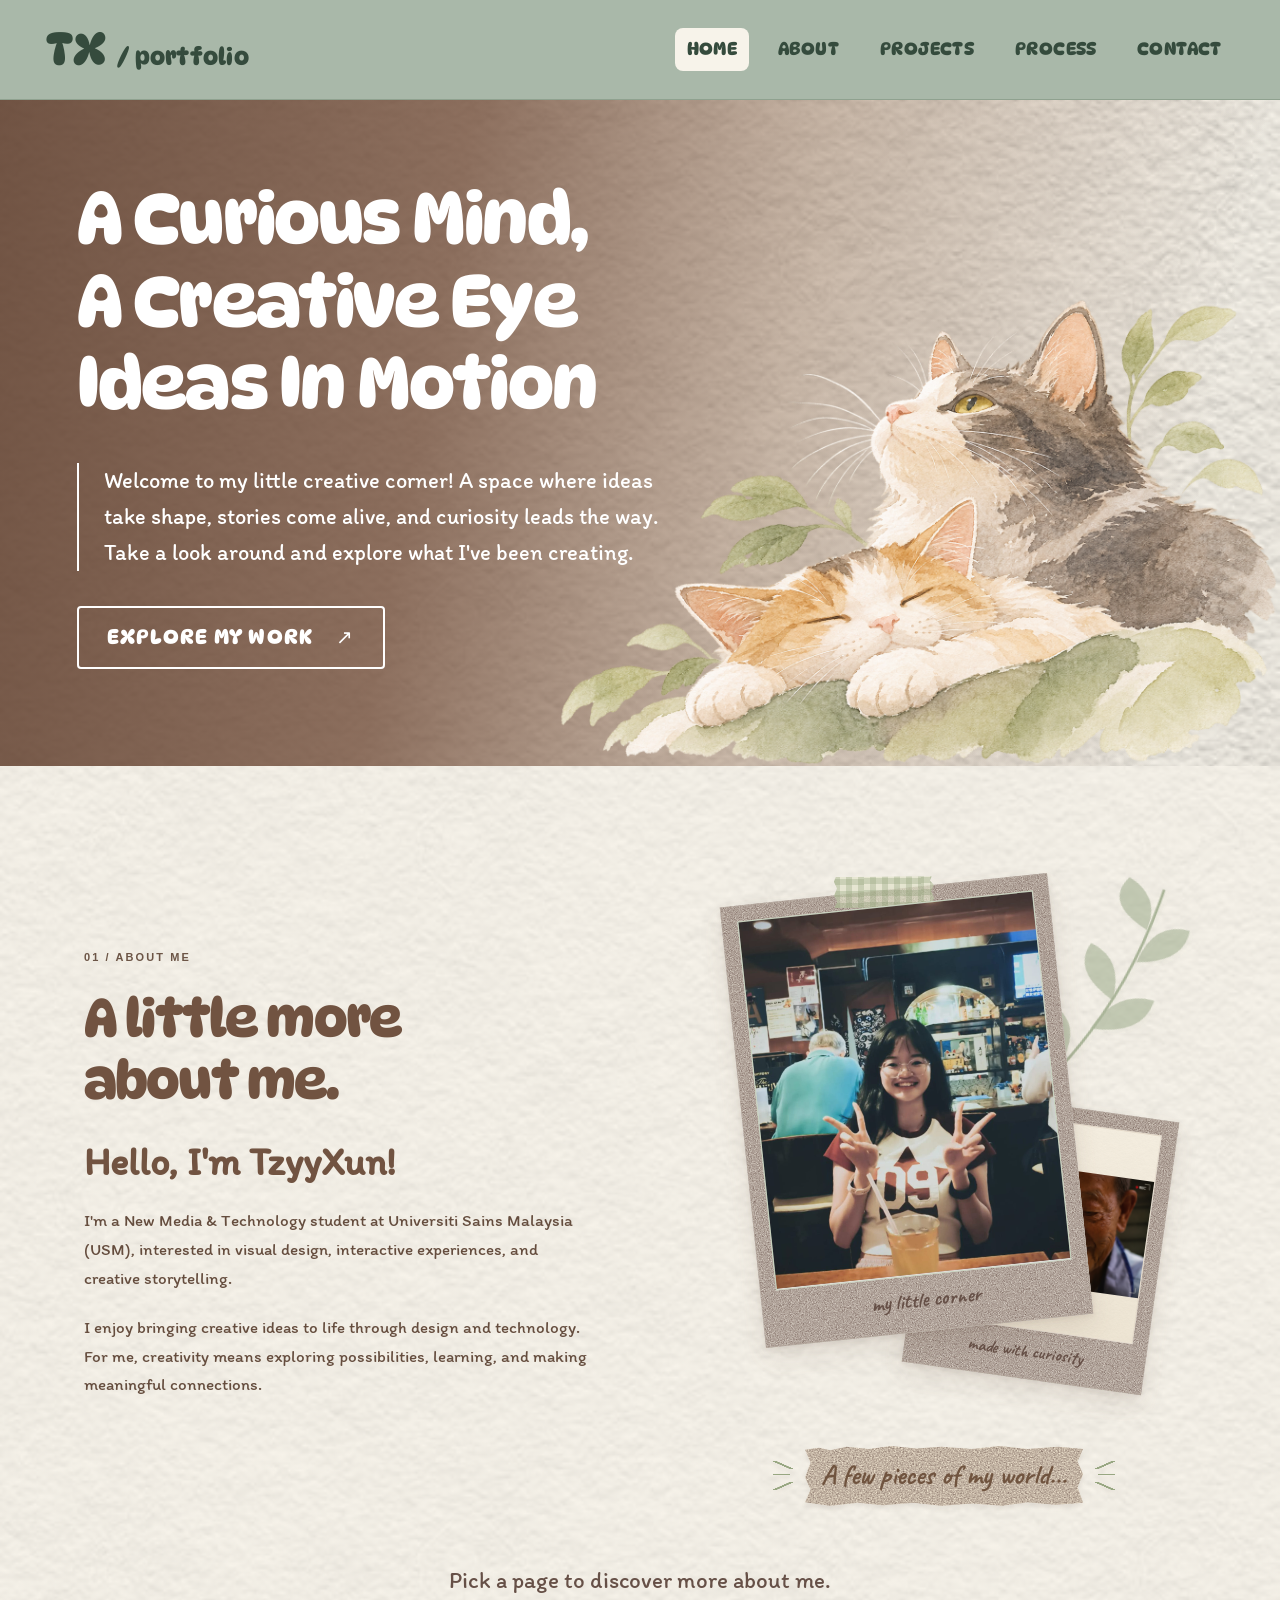
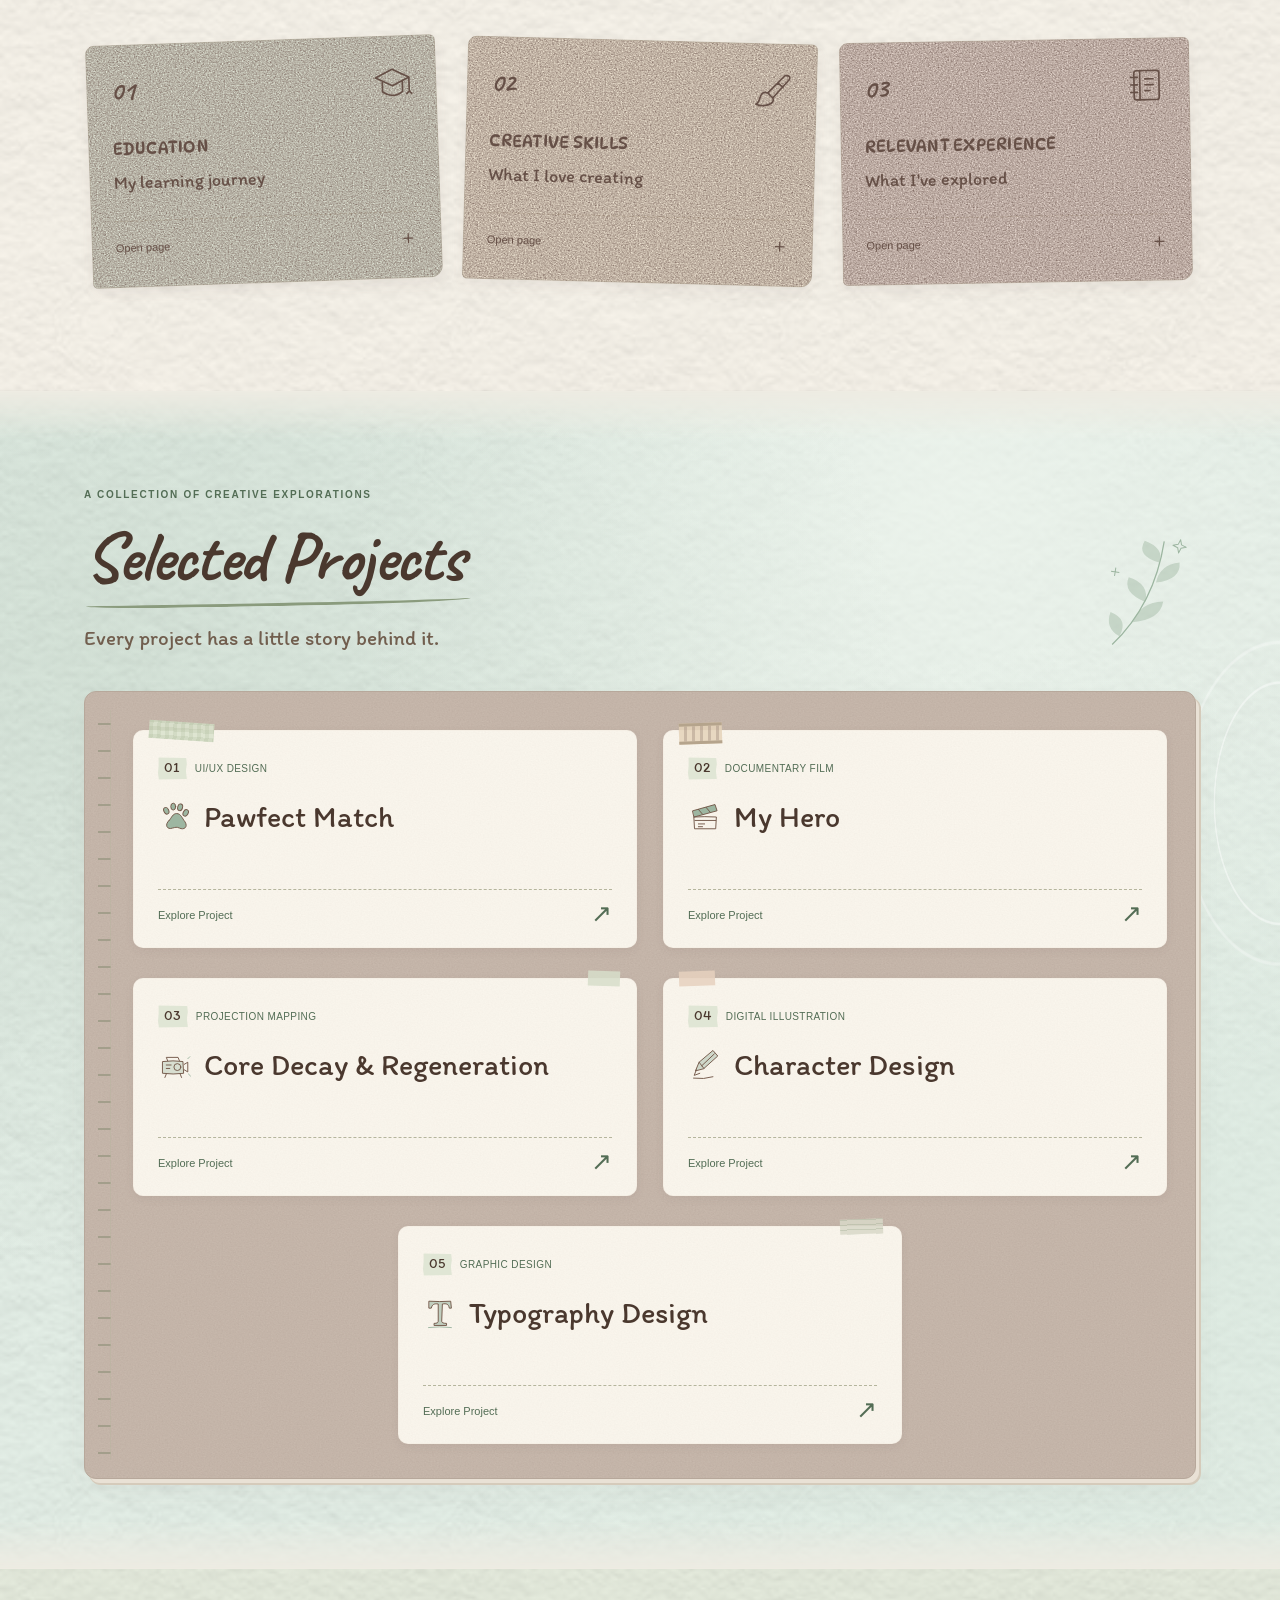
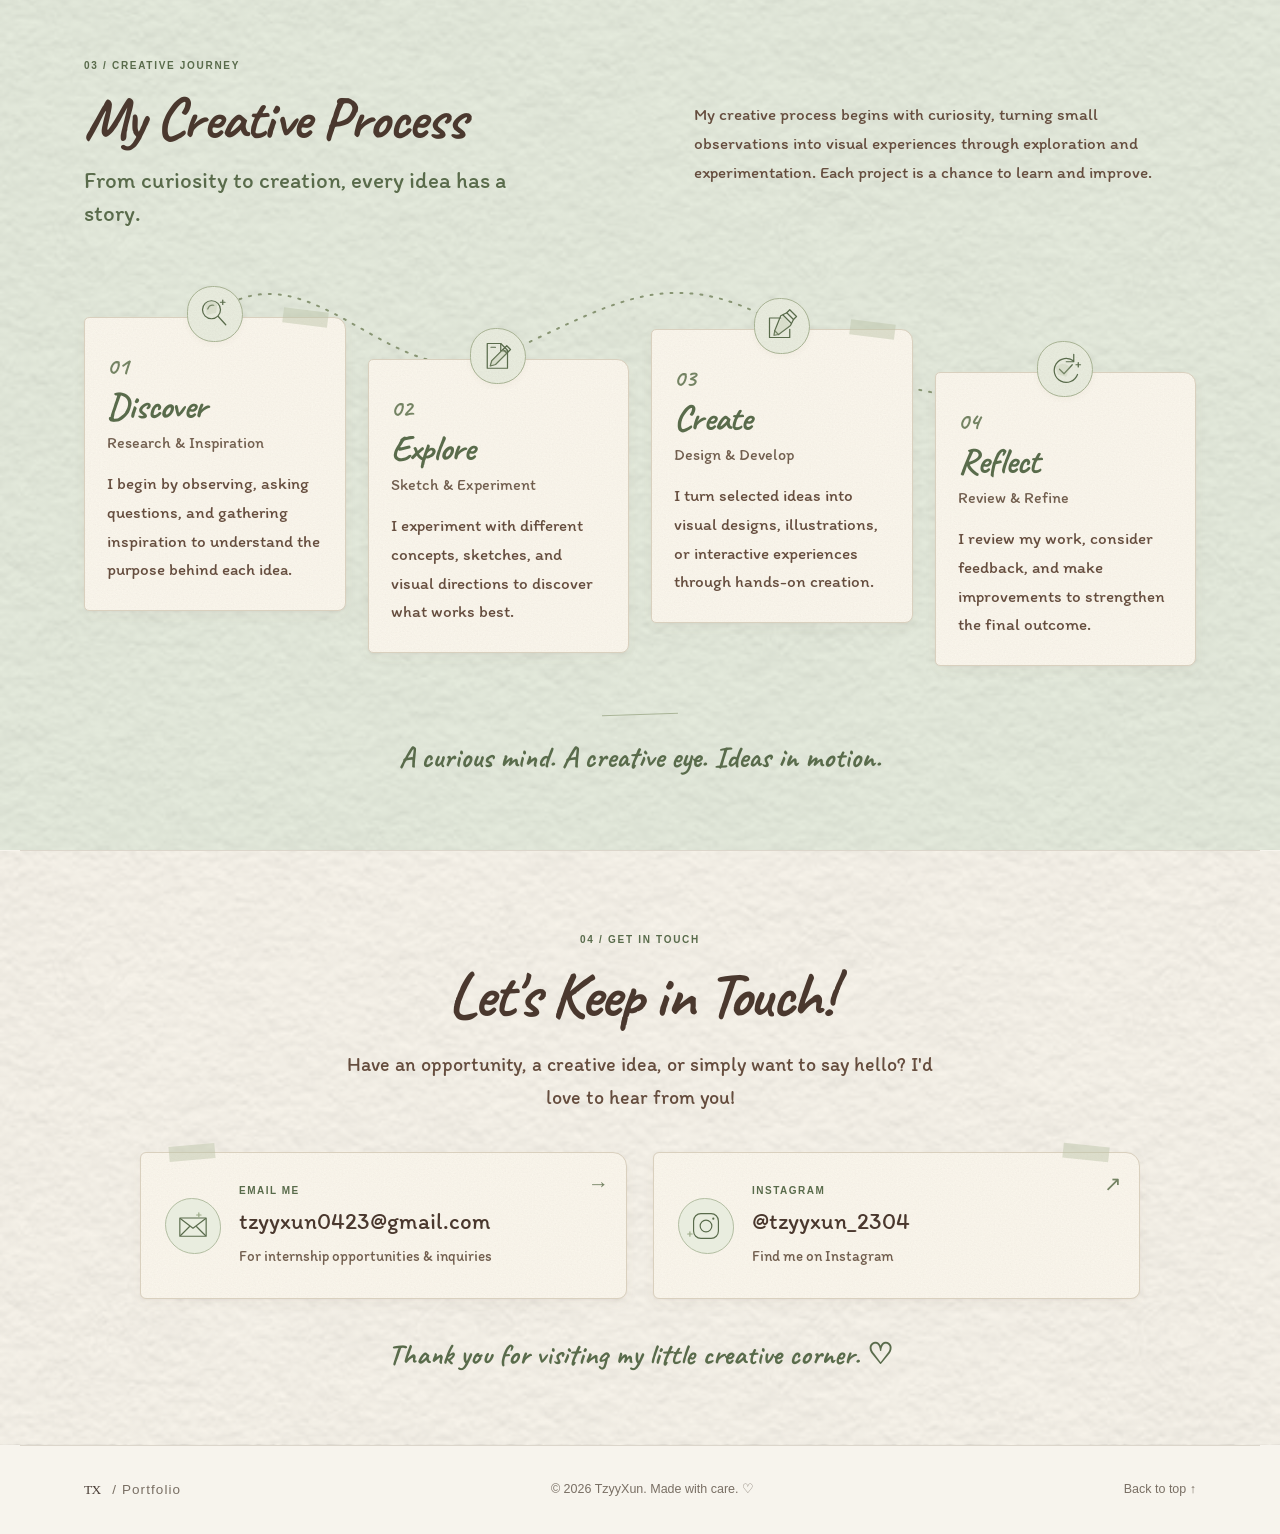
<file: index.html>
<!DOCTYPE html>
<html lang="en">
<head>
  <meta charset="UTF-8">
  <meta name="viewport" content="width=device-width, initial-scale=1.0">
  <meta name="description" content="A New Media & Technology student portfolio. Explore selected projects, creative process, and contact information.">
  <title>TzyyXun — Creative Portfolio</title>
  <link rel="stylesheet" href="./style.css?v=journal-preview-continuous-zoom">
  <script src="./script.js?v=journal-preview-continuous-zoom" defer></script>
</head>
<body>
  <a class="skip-link" href="#main">Skip to content</a>
  <header class="site-header">
    <a class="wordmark" href="#home" aria-label="TzyyXun, home">TX<span> / portfolio</span></a>
    <button class="menu-toggle" aria-expanded="false" aria-controls="navigation">Menu <span aria-hidden="true">+</span></button>
    <nav id="navigation" aria-label="Main navigation">
      <a href="#home" aria-current="location">HOME</a><a href="#about">ABOUT</a><a href="#projects">PROJECTS</a><a href="#process">PROCESS</a><a href="#contact">CONTACT</a>
    </nav>
  </header>

  <main id="main">
    <section id="home">
      <!-- Home editorial composition with existing watercolor cat artwork. -->
      <div class="hero editorial-hero section-wrap">
      <div class="hero-copy">
        <h1><span>A Curious Mind,</span><span>A Creative Eye</span><span>Ideas In Motion</span></h1>
        <div class="hero-introduction">
        <p class="intro">Welcome to my little creative corner! A space where ideas take shape, stories come alive, and curiosity leads the way. Take a look around and explore what I've been creating.</p>
        </div>
        <a class="button" href="#projects">EXPLORE MY WORK <span aria-hidden="true">&#8599;</span></a>
      </div>
      <figure class="hero-illustration">
        <img src="Cat%20illustration.png" width="1536" height="1024" alt="Two watercolor cats resting among soft sage green leaves" fetchpriority="high" decoding="async">
      </figure>
      </div>
    </section>

    <section id="about" class="about section-wrap" aria-labelledby="about-title">
      <div class="scrapbook-intro">
        <div class="scrapbook-copy">
          <p class="eyebrow">01 / ABOUT ME</p>
          <h2 id="about-title">A little more<br>about me.</h2>
          <h3>Hello, I'm TzyyXun!</h3>
          <p>I'm a New Media &amp; Technology student at Universiti Sains Malaysia (USM), interested in visual design, interactive experiences, and creative storytelling.</p>
          <p>I enjoy bringing creative ideas to life through design and technology. For me, creativity means exploring possibilities, learning, and making meaningful connections.</p>
        </div>
        <div class="scrapbook-collage" aria-label="Personal scrapbook image placeholders">
          <div class="scrapbook-photo-stack">
          <!-- Replace each .scrapbook-image div with an img using the same class and descriptive alt text. -->
          <figure class="scrapbook-polaroid">
            <button type="button" class="scrapbook-photo-button" aria-label="Bring portrait to front" aria-pressed="true"></button>
            <span class="scrapbook-tape" aria-hidden="true"></span>
            <div class="scrapbook-image portrait-slot"><img src="Portrait.jpg" alt="TzyyXun smiling and holding up two peace signs" loading="lazy" decoding="async"></div>
            <figcaption>my little corner</figcaption>
          </figure>
          <figure class="scrapbook-artwork">
            <button type="button" class="scrapbook-photo-button" aria-label="Open mini artwork gallery and bring artwork to front" aria-pressed="false" aria-haspopup="dialog" aria-controls="artwork-gallery"></button>
            <div class="scrapbook-image artwork-slot"><img src="Artwork-MyHero.png" alt="My Hero short film artwork" loading="lazy" decoding="async"></div>
            <figcaption>made with curiosity</figcaption>
          </figure>
          <svg class="scrapbook-botanical" viewBox="0 0 100 180" fill="none" aria-hidden="true"><path d="M30 174Q65 100 63 12" stroke="currentColor" stroke-width="2"/><g fill="currentColor" opacity=".65"><path d="M61 44Q24 36 36 12Q63 18 61 44M62 69Q95 57 91 34Q64 36 62 69M55 101Q19 91 26 67Q53 70 55 101M47 126Q85 118 84 91Q55 93 47 126M36 153Q7 144 12 119Q39 122 36 153"/></g></svg>
          </div>
          <span class="scrapbook-margin-note"><span>A few pieces of my world...</span></span>
        </div>
      </div>
      <div class="scrapbook-pages">
        <p class="scrapbook-prompt">Pick a page to discover more about me.</p>
        <div class="scrapbook-cards" role="group" aria-label="Discover more about me">
          <div class="scrapbook-accordion-item">
          <button type="button" class="scrapbook-card education-card" id="education-card" aria-expanded="false" aria-controls="education-panel">
            <span class="scrapbook-card-top"><span>01</span><svg viewBox="0 0 48 48" fill="none" stroke="currentColor" stroke-width="2" stroke-linecap="round" stroke-linejoin="round" aria-hidden="true"><path d="m4 18 20-10 20 10-20 10L4 18Zm8 5v12q12 9 24 0V23M44 18v17m-3 3 3-3 3 3"/></svg></span>
            <span class="scrapbook-card-title">EDUCATION</span><span class="scrapbook-card-subtitle">My learning journey</span><span class="scrapbook-card-action" aria-hidden="true">Open page <span>&#65291;</span></span>
          </button>
        <div class="scrapbook-panel" id="education-panel" role="region" aria-labelledby="education-card" inert>
          <div class="scrapbook-panel-clip">
            <div class="scrapbook-panel-paper education-paper">
              <div class="education-copy">
                <p class="eyebrow education-label">01 / EDUCATION</p>
                <h3 class="education-heading">My Learning Journey</h3>
                <h4 class="education-university">Universiti Sains Malaysia (USM)</h4>
                <p class="education-school">School of the Arts</p>
                <p class="education-programme">Bachelor of Fine Arts in New Media Design and Technology</p>
                <p class="education-period">
                  <svg viewBox="0 0 24 24" fill="none" stroke="currentColor" stroke-width="1.5" stroke-linecap="round" stroke-linejoin="round" aria-hidden="true"><rect x="3.5" y="5" width="17" height="16" rx="2"/><path d="M7.5 3v4m9-4v4M3.5 10h17M8 14h2m4 0h2m-8 3h2"/></svg>
                  <span>2024 &ndash; 2028 (Expected Graduation)</span>
                </p>
                <p class="education-description">Exploring visual design, digital media, interactive experiences, animation, and creative storytelling through hands-on projects.</p>
              </div>
              <div class="education-keepsake">
                <figure class="education-campus">
                  <span class="education-washi" aria-hidden="true"></span>
                  <img src="usm.png" alt="Watercolor illustration of the Universiti Sains Malaysia entrance sign surrounded by green trees and flowering plants" width="1536" height="1024" loading="lazy" decoding="async">
                  <figcaption>USM &#9825;</figcaption>
                </figure>
                <svg class="education-botanical" viewBox="0 0 90 125" fill="none" aria-hidden="true"><path d="M15 117Q47 79 68 10M36 87Q23 65 15 56M51 58Q72 50 80 33" stroke="currentColor" stroke-width="1.3" stroke-linecap="round"/><g fill="currentColor" fill-opacity=".22" stroke="currentColor" stroke-width=".8"><path d="M26 101Q5 97 9 81Q25 82 26 101ZM39 82Q61 85 64 67Q45 67 39 82ZM48 63Q28 59 31 42Q48 44 48 63ZM59 39Q78 38 80 22Q62 22 59 39ZM67 16Q53 10 58 2Q71 3 67 16ZM22 67Q8 66 7 52Q21 53 22 67Z"/></g></svg>
              </div>
            </div>
          </div>
        </div>
          </div>
          <div class="scrapbook-accordion-item">
          <button type="button" class="scrapbook-card skills-card" id="skills-card" aria-expanded="false" aria-controls="skills-panel">
            <span class="scrapbook-card-top"><span>02</span><svg viewBox="0 0 48 48" fill="none" stroke="currentColor" stroke-width="2" stroke-linecap="round" stroke-linejoin="round" aria-hidden="true"><path d="M38 6 18 27l6 6L43 11q3-6-5-5ZM18 27c-12-3-7 11-14 14 10 4 24-1 20-8M30 15l6 5"/></svg></span>
            <span class="scrapbook-card-title">CREATIVE SKILLS</span><span class="scrapbook-card-subtitle">What I love creating</span><span class="scrapbook-card-action" aria-hidden="true">Open page <span>&#65291;</span></span>
          </button>
        <div class="scrapbook-panel" id="skills-panel" role="region" aria-labelledby="skills-card" inert>
          <div class="scrapbook-panel-clip">
            <div class="scrapbook-panel-paper creative-skills-paper">
              <header class="creative-skills-header">
                <p class="eyebrow">02 / WHAT I LOVE CREATING</p>
                <h3>Creative Skills</h3>
                <p class="creative-skills-intro">A few creative areas I've explored along the way.</p>
                <span class="creative-skills-tape" aria-hidden="true"></span>
              </header>
              <ul class="creative-skills-grid" aria-label="Creative areas explored">
                <li class="creative-skill">
                  <svg viewBox="0 0 24 24" fill="none" stroke="currentColor" stroke-width="1.5" stroke-linecap="round" stroke-linejoin="round" aria-hidden="true"><path d="M12 3a9 9 0 1 0 0 18h1a2 2 0 0 0 1.4-3.4 1.8 1.8 0 0 1 1.3-3.1H18a3 3 0 0 0 3-3C21 6.8 17 3 12 3Z"/><circle cx="7.5" cy="10" r=".7"/><circle cx="11" cy="7" r=".7"/><circle cx="15.5" cy="8" r=".7"/><circle cx="7.5" cy="14.5" r=".7"/></svg>
                  <span>Visual Design</span>
                </li>
                <li class="creative-skill">
                  <svg viewBox="0 0 24 24" fill="none" stroke="currentColor" stroke-width="1.5" stroke-linecap="round" stroke-linejoin="round" aria-hidden="true"><path d="m15 4 5 5M4 15 16 3a2.1 2.1 0 0 1 3 0l2 2a2.1 2.1 0 0 1 0 3L9 20l-6 1 1-6ZM4 15l5 5M13 21h8"/></svg>
                  <span>Digital Illustration</span>
                </li>
                <li class="creative-skill">
                  <svg viewBox="0 0 24 24" fill="none" stroke="currentColor" stroke-width="1.5" stroke-linecap="round" stroke-linejoin="round" aria-hidden="true"><rect x="2.5" y="3.5" width="19" height="14" rx="2"/><path d="M2.5 7.5h19M9 21h6m-3-3.5V21M6 5.5h.1m3 0h.1M6 11h5m-5 3h8"/></svg>
                  <span>UI/UX &amp; Web Design</span>
                </li>
                <li class="creative-skill">
                  <svg viewBox="0 0 24 24" fill="none" stroke="currentColor" stroke-width="1.5" stroke-linecap="round" stroke-linejoin="round" aria-hidden="true"><path d="m12 3 10 5-10 5L2 8l10-5ZM2 12l10 5 10-5M2 16l10 5 10-5"/></svg>
                  <span>Interactive Media</span>
                </li>
                <li class="creative-skill">
                  <svg viewBox="0 0 24 24" fill="none" stroke="currentColor" stroke-width="1.5" stroke-linecap="round" stroke-linejoin="round" aria-hidden="true"><rect x="3" y="3" width="18" height="18" rx="2"/><path d="M7 3v18M17 3v18M3 8h4m-4 8h4M17 8h4m-4 8h4m-10-6 4 2-4 2v-4Z"/></svg>
                  <span>Animation &amp; VFX</span>
                </li>
                <li class="creative-skill">
                  <svg viewBox="0 0 24 24" fill="none" stroke="currentColor" stroke-width="1.5" stroke-linecap="round" stroke-linejoin="round" aria-hidden="true"><rect x="2.5" y="6" width="13" height="12" rx="2"/><path d="m15.5 10 6-3v10l-6-3M6 10h3"/></svg>
                  <span>Video Production</span>
                </li>
              </ul>
              <section class="creative-tools" aria-labelledby="creative-tools-heading">
                <h4 id="creative-tools-heading">Software &amp; Tools <svg class="creative-tools-botanical" viewBox="0 0 32 36" fill="none" stroke="currentColor" stroke-width="1.2" stroke-linecap="round" stroke-linejoin="round" aria-hidden="true"><path d="M7 33Q18 22 23 4M15 23Q4 22 5 14Q14 13 15 23ZM20 15Q30 15 29 7Q21 7 20 15ZM23 6Q16 5 18 1Q24 1 23 6Z"/></svg></h4>
                <ul class="creative-tools-grid" aria-label="Software and tools explored">
                  <li><img src="Icon/PS-transparent.png" alt="Adobe Photoshop logo" decoding="async"><span>Photoshop</span></li>
                  <li><img src="Icon/AI-transparent.png" alt="Adobe Illustrator logo" decoding="async"><span>Illustrator</span></li>
                  <li><img src="Icon/ID-transparent.png" alt="Adobe InDesign logo" decoding="async"><span>InDesign</span></li>
                  <li><img src="Icon/Figma-transparent.png" alt="Figma logo" decoding="async"><span>Figma</span></li>
                  <li><img src="Icon/AE-transparent.png" alt="Adobe After Effects logo" decoding="async"><span>After Effects</span></li>
                  <li><img src="Icon/TD-transparent.png" alt="TouchDesigner logo" decoding="async"><span class="creative-tool-label-nowrap">TouchDesigner</span></li>
                  <li><img src="Icon/VS-alpha.png" alt="Visual Studio Code logo" decoding="async"><span>VS Code</span></li>
                  <li><img src="Icon/Capcut-alpha.png" alt="CapCut logo" decoding="async"><span>CapCut</span></li>
                </ul>
              </section>
            </div>
          </div>
        </div>
          </div>
          <div class="scrapbook-accordion-item">
          <button type="button" class="scrapbook-card experience-card" id="experience-card" aria-expanded="false" aria-controls="experience-panel">
            <span class="scrapbook-card-top"><span>03</span><svg viewBox="0 0 48 48" fill="none" stroke="currentColor" stroke-width="2" stroke-linecap="round" stroke-linejoin="round" aria-hidden="true"><rect x="10" y="7" width="30" height="35" rx="3"/><path d="M17 7v35M6 15h8M6 24h8M6 33h8M23 17h10M23 24h10M23 31h6"/></svg></span>
            <span class="scrapbook-card-title">RELEVANT EXPERIENCE</span><span class="scrapbook-card-subtitle">What I've explored</span><span class="scrapbook-card-action" aria-hidden="true">Open page <span>&#65291;</span></span>
          </button>
        <div class="scrapbook-panel" id="experience-panel" role="region" aria-labelledby="experience-card" inert>
          <div class="scrapbook-panel-clip">
            <div class="scrapbook-panel-paper">
              <header class="experience-heading">
                <p class="eyebrow">03 / WHAT I'VE EXPLORED</p>
                <h3>Relevant Experience</h3>
                <p class="experience-intro">Learning through projects, teamwork, and creative experiences.</p>
              </header>
              <div class="experience-entries">
                <article class="experience-entry is-expanded" aria-labelledby="experience-neofest">
                  <div class="experience-icon" aria-hidden="true"><svg viewBox="0 0 32 32" fill="none"><path d="M6 13h7l12-6v18l-12-6H6zM13 13v6M9 19l2 8h5l-3-8M28 12l2-2m-2 10 2 2M3 14v4"/></svg></div>
                  <div class="experience-copy">
                    <h4 class="experience-chapter-heading">
                      <button type="button" class="experience-toggle" id="experience-neofest" aria-expanded="true" aria-controls="experience-neofest-description">
                        <span class="experience-chapter">CHAPTER 01</span>
                        <span class="experience-title">NEOFEST &mdash; Film Showcase</span>
                        <span class="experience-role">Publicity Head of Department (HOD)</span>
                        <svg class="experience-chevron" viewBox="0 0 20 20" fill="none" aria-hidden="true"><path d="m5 7 5 5 5-5"/></svg>
                      </button>
                    </h4>
                    <div class="experience-detail" id="experience-neofest-description" role="region" aria-labelledby="experience-neofest">
                      <div class="experience-detail-clip"><p class="experience-description">Contributed to publicity planning and visual communication for a student film showcase, supporting promotional design and event awareness.</p></div>
                    </div>
                  </div>
                </article>
                <article class="experience-entry" aria-labelledby="experience-buddhist">
                  <div class="experience-icon" aria-hidden="true"><svg viewBox="0 0 32 32" fill="none"><path d="M16 9C12 6 7 6 3 7v19c5-1 9-1 13 2 4-3 8-3 13-2V7c-4-1-9-1-13 2v19M7 12c2-.3 4 0 6 1m-6 4c2-.3 4 0 6 1m6-5c2-1 4-1.3 6-1m-6 6c2-1 4-1.3 6-1"/></svg></div>
                  <div class="experience-copy">
                    <h4 class="experience-chapter-heading">
                      <button type="button" class="experience-toggle" id="experience-buddhist" aria-expanded="false" aria-controls="experience-buddhist-description">
                        <span class="experience-chapter">CHAPTER 02</span>
                        <span class="experience-title">Buddhist Society &mdash; Library Team</span>
                        <span class="experience-role">Co-Editor &amp; Visual Design Contributor</span>
                        <svg class="experience-chevron" viewBox="0 0 20 20" fill="none" aria-hidden="true"><path d="m5 7 5 5 5-5"/></svg>
                      </button>
                    </h4>
                    <div class="experience-detail" id="experience-buddhist-description" role="region" aria-labelledby="experience-buddhist" inert>
                      <div class="experience-detail-clip buddhist-detail">
                        <p class="experience-description">Served as one of the co-editors of <i>Dandelion</i> (<span lang="zh">蒲公英</span>), a student publication, contributing to editorial work and publication design. Also created digital event announcements (<i>E-Bodhi Leaf</i> / <span lang="zh">电子菩提叶</span>) and illustrated festival posters to support the society's activities.</p>
                        <div class="buddhist-collage">
                          <button type="button" class="buddhist-photo buddhist-photo-poster" aria-label="Enlarge Festival Poster" aria-haspopup="dialog" aria-controls="buddhist-preview">
                            <img src="qingming.jpg" alt="Festival Poster" width="1741" height="1760" loading="lazy">
                          </button>
                          <button type="button" class="buddhist-photo buddhist-photo-bodhi" aria-label="Enlarge E-Bodhi Leaf" aria-haspopup="dialog" aria-controls="buddhist-preview">
                            <img src="%E7%94%B5%E5%AD%90%E8%8F%A9%E6%8F%90%E5%8F%B6.jpg" alt="E-Bodhi Leaf" width="602" height="759" loading="lazy">
                          </button>
                          <button type="button" class="buddhist-photo buddhist-photo-dandelion" aria-label="Enlarge Dandelion Publication" aria-haspopup="dialog" aria-controls="buddhist-preview">
                            <img src="%E8%92%B2%E5%85%AC%E8%8B%B1.jpg" alt="Dandelion Publication" width="497" height="698" loading="lazy">
                          </button>
                        </div>
                      </div>
                    </div>
                  </div>
                </article>
                <article class="experience-entry" aria-labelledby="experience-academic">
                  <div class="experience-icon" aria-hidden="true"><svg viewBox="0 0 32 32" fill="none"><path d="m8 23-2 5 5-2L27 10l-3-3L8 23zm0 0 3 3M20 11l3 3M5 7h8M5 12h5M5 17h2M17 27h10"/></svg></div>
                  <div class="experience-copy">
                    <h4 class="experience-chapter-heading">
                      <button type="button" class="experience-toggle" id="experience-academic" aria-expanded="false" aria-controls="experience-academic-description">
                        <span class="experience-chapter">CHAPTER 03</span>
                        <span class="experience-title">Academic Creative Projects</span>
                        <span class="experience-role">New Media Design and Technology | Universiti Sains Malaysia</span>
                        <svg class="experience-chevron" viewBox="0 0 20 20" fill="none" aria-hidden="true"><path d="m5 7 5 5 5-5"/></svg>
                      </button>
                    </h4>
                    <div class="experience-detail" id="experience-academic-description" role="region" aria-labelledby="experience-academic" inert>
                      <div class="experience-detail-clip"><p class="experience-description">Worked on university projects involving UI/UX design, digital illustration, typography, projection mapping, and experimental media. Gained hands-on experience in concept development, visual storytelling, prototyping, and creative collaboration.</p></div>
                    </div>
                  </div>
                </article>
              </div>
            </div>
          </div>
        </div>
          </div>
        </div>
      </div>
    </section>
    <section id="projects" class="projects section-wrap" aria-labelledby="projects-heading">
      <div class="section-heading projects-heading">
        <p class="eyebrow">A COLLECTION OF CREATIVE EXPLORATIONS</p>
        <h2 id="projects-heading">Selected Projects</h2>
        <p class="projects-subtitle">Every project has a little story behind it.</p>
        <svg class="projects-botanical" viewBox="0 0 100 150" fill="none" aria-hidden="true" focusable="false"><path d="M20 143Q62 88 62 12" stroke="currentColor" stroke-width="1.5"/><g fill="currentColor"><path opacity=".45" d="M60 38Q31 34 39 15Q64 20 60 38M60 62Q89 54 84 34Q61 40 60 62M51 87Q22 80 27 61Q53 65 51 87M40 113Q72 105 72 83Q45 88 40 113M27 132Q8 125 12 105Q35 110 27 132"/></g><path d="m81 7 2 6 6 2-6 2-2 6-2-6-6-2 6-2zM10 52v10m-5-5h10" stroke="currentColor" stroke-width="1.2" stroke-linejoin="round"/></svg>
      </div>
      <div class="project-grid">
        <button type="button" class="project-card" data-project="0" aria-haspopup="dialog" aria-controls="pawfect-dialog" aria-labelledby="project-title-01">
          <span class="project-card-copy">
            <span class="project-meta"><span class="project-number">01</span><span>UI/UX Design</span></span>
            <span class="project-title-row"><svg class="project-doodle" viewBox="0 0 52 52" fill="none" stroke="#715647" stroke-width="1.35" stroke-linecap="round" stroke-linejoin="round" aria-hidden="true" focusable="false"><g fill="#9DB6A1"><ellipse cx="12" cy="17" rx="3.5" ry="5" transform="rotate(-25 12 17)"/><ellipse cx="22" cy="11" rx="3.5" ry="5"/><ellipse cx="32" cy="12" rx="3.5" ry="5" transform="rotate(15 32 12)"/><ellipse cx="40" cy="20" rx="3.5" ry="5" transform="rotate(28 40 20)"/><path d="M16 31c4-4 5-10 11-10s8 7 12 12c5 8-2 12-8 9-4-2-6-1-10 0-8 3-12-5-5-11Z"/></g></svg><span class="project-title" id="project-title-01">Pawfect Match</span></span>
            <span class="project-explore">Explore Project <span aria-hidden="true">&#8599;</span></span>
          </span>
        </button>
        <button type="button" class="project-card" data-project="1" aria-haspopup="dialog" aria-controls="project-dialog" aria-labelledby="project-title-02">
          <span class="project-card-copy">
            <span class="project-meta"><span class="project-number">02</span><span>Documentary Film</span></span>
            <span class="project-title-row"><svg class="project-doodle" viewBox="0 0 52 52" fill="none" stroke="#715647" stroke-width="1.35" stroke-linecap="round" stroke-linejoin="round" aria-hidden="true" focusable="false"><path d="m7 17 32-9 3 9-33 9Z" fill="#9DB6A1"/><path d="m15 15 6 7m5-10 6 7"/><path d="M9 26q15-1 32 0l-1 17H10Z"/><path d="M10 31h30m-25 5h9m-9 4h6"/></svg><span class="project-title" id="project-title-02">My Hero</span></span>
            <span class="project-explore">Explore Project <span aria-hidden="true">&#8599;</span></span>
          </span>
        </button>
        <button type="button" class="project-card" data-project="2" aria-haspopup="dialog" aria-controls="project-dialog" aria-labelledby="project-title-03">
          <span class="project-card-copy">
            <span class="project-meta"><span class="project-number">03</span><span>Projection Mapping</span></span>
            <span class="project-title-row"><svg class="project-doodle" viewBox="0 0 52 52" fill="none" stroke="#715647" stroke-width="1.35" stroke-linecap="round" stroke-linejoin="round" aria-hidden="true" focusable="false"><path d="M7 21q15-2 29 0l1 17q-15 2-30 0Z" fill="#9DB6A1" fill-opacity=".35"/><circle cx="28" cy="29" r="5"/><path d="m38 25 5-3v14l-5-3M12 26h7m-7 5h5m-5 8-2 5m22-5 2 5M14 20l-2-5h17l2 5"/><path d="m43 17 3-3m-2 25 3 3" stroke="#9DB6A1"/></svg><span class="project-title" id="project-title-03">Core Decay &amp; Regeneration</span></span>
            <span class="project-explore">Explore Project <span aria-hidden="true">&#8599;</span></span>
          </span>
        </button>
        <button type="button" class="project-card" data-project="3" aria-haspopup="dialog" aria-controls="project-dialog" aria-labelledby="project-title-04">
          <span class="project-card-copy">
            <span class="project-meta"><span class="project-number">04</span><span>Digital Illustration</span></span>
            <span class="project-title-row"><svg class="project-doodle" viewBox="0 0 52 52" fill="none" stroke="#715647" stroke-width="1.35" stroke-linecap="round" stroke-linejoin="round" aria-hidden="true" focusable="false"><path d="m11 34 5-12L36 5l7 8-20 18Z" fill="#9DB6A1" fill-opacity=".45"/><path d="m16 22 7 9m-11 2-3 8 8-3m3-11 18-17M8 45q15 2 28-2"/></svg><span class="project-title" id="project-title-04">Character Design</span></span>
            <span class="project-explore">Explore Project <span aria-hidden="true">&#8599;</span></span>
          </span>
        </button>
        <button type="button" class="project-card" data-project="4" aria-haspopup="dialog" aria-controls="project-dialog" aria-labelledby="project-title-05">
          <span class="project-card-copy">
            <span class="project-meta"><span class="project-number">05</span><span>Graphic Design</span></span>
            <span class="project-title-row"><svg class="project-doodle" viewBox="0 0 52 52" fill="none" stroke="#715647" stroke-width="1.35" stroke-linecap="round" stroke-linejoin="round" aria-hidden="true" focusable="false"><path d="M9 9q15 1 31 0l1 10h-3c-1-6-4-7-10-6l-1 25q0 3 7 3v3H16v-3q6 0 6-3V13c-6-1-9 1-10 6H9Z" fill="#9DB6A1" fill-opacity=".6"/><path d="M8 47q16-2 33 0" stroke="#9DB6A1"/></svg><span class="project-title" id="project-title-05">Typography Design</span></span>
            <span class="project-explore">Explore Project <span aria-hidden="true">&#8599;</span></span>
          </span>
        </button>
      </div>
    </section>

    <section id="process" class="process section-wrap" aria-labelledby="process-title">
      <div class="journey-heading">
        <header><p class="eyebrow">03 / Creative journey</p><h2 id="process-title">My Creative Process</h2><p class="journey-subtitle">From curiosity to creation, every idea has a story.</p></header>
        <p class="journey-intro">My creative process begins with curiosity, turning small observations into visual experiences through exploration and experimentation. Each project is a chance to learn and improve.</p>
      </div>
      <div class="journey-track">
        <svg class="journey-path" viewBox="0 0 1100 180" preserveAspectRatio="none" fill="none" aria-hidden="true" focusable="false"><path d="M128 97C226 22 305 185 410 139S577 40 690 109S866 200 972 152" stroke="currentColor" stroke-width="2" stroke-linecap="round" stroke-dasharray="2 8" vector-effect="non-scaling-stroke"/><path d="m961 145 12 7-10 9" stroke="currentColor" stroke-width="1.5" stroke-linecap="round" stroke-linejoin="round"/></svg>
        <ol class="journey-stages" role="list">
          <li class="journey-stage"><span class="journey-symbol" aria-hidden="true"><svg viewBox="0 0 52 52" fill="none" focusable="false"><circle cx="22" cy="21" r="12"/><path d="m31 30 10 11M17 20q2-6 8-5M37 8v6m-3-3h6"/><path class="journey-icon-wash" d="M13 13q9-6 17 0l-2 12-12 3Z"/></svg></span><span class="journey-number" aria-hidden="true">01</span><h3>Discover</h3><p class="journey-stage-note">Research &amp; Inspiration</p><p class="journey-stage-copy">I begin by observing, asking questions, and gathering inspiration to understand the purpose behind each idea.</p></li>
          <li class="journey-stage"><span class="journey-symbol" aria-hidden="true"><svg viewBox="0 0 52 52" fill="none" focusable="false"><path d="M11 10h18l9 9v24H11Z"/><path d="M29 10v10h9M17 33l-2 7 7-2 20-20-5-5Z"/><path d="m32 18 5 5M16 15h6"/><path class="journey-icon-wash" d="m17 33 15-15 5 5-15 15-7 2Z"/></svg></span><span class="journey-number" aria-hidden="true">02</span><h3>Explore</h3><p class="journey-stage-note">Sketch &amp; Experiment</p><p class="journey-stage-copy">I experiment with different concepts, sketches, and visual directions to discover what works best.</p></li>
          <li class="journey-stage"><span class="journey-symbol" aria-hidden="true"><svg viewBox="0 0 52 52" fill="none" focusable="false"><path d="M10 16h15m12 15v11H10V16M25 13l8-4 9 9-4 8-16 12-6 1 1-6Z"/><path d="m28 12 11 11M17 33l5 5M33 9l4-4 9 9-4 4"/><path class="journey-icon-wash" d="m17 33 11-20 10 13-16 12-6 1Z"/></svg></span><span class="journey-number" aria-hidden="true">03</span><h3>Create</h3><p class="journey-stage-note">Design &amp; Develop</p><p class="journey-stage-copy">I turn selected ideas into visual designs, illustrations, or interactive experiences through hands-on creation.</p></li>
          <li class="journey-stage"><span class="journey-symbol" aria-hidden="true"><svg viewBox="0 0 52 52" fill="none" focusable="false"><path d="M37 16a16 16 0 1 0 5 18M37 7v10H27"/><path d="m18 27 6 6 11-12M43 18v6m-3-3h6"/><path class="journey-icon-wash" d="M13 24q9-9 19 0l-5 13-11-3Z"/></svg></span><span class="journey-number" aria-hidden="true">04</span><h3>Reflect</h3><p class="journey-stage-note">Review &amp; Refine</p><p class="journey-stage-copy">I review my work, consider feedback, and make improvements to strengthen the final outcome.</p></li>
        </ol>
      </div>
      <blockquote class="journey-quote"><p>A curious mind. A creative eye. Ideas in motion.</p></blockquote>
    </section>

    <section id="contact" class="contact section-wrap" aria-labelledby="contact-title">
      <div class="contact-content">
        <header class="contact-heading"><p class="eyebrow">04 / Get in touch</p><h2 id="contact-title">Let's Keep in Touch!</h2><p class="contact-description">Have an opportunity, a creative idea, or simply want to say hello? I'd love to hear from you!</p></header>
        <div class="contact-cards">
          <a class="contact-card" href="mailto:tzyyxun0423@gmail.com">
            <span class="contact-card-icon" aria-hidden="true"><svg viewBox="0 0 52 52" fill="none" focusable="false"><path d="M8 15h36v25H8Z"/><path d="m9 16 17 13 17-13M9 39l12-12m22 12L31 27"/><path d="M34 8v6m-3-3h6" stroke="#9aa986"/></svg></span>
            <span class="contact-card-copy"><span class="contact-card-label">EMAIL ME</span><span class="contact-card-value">tzyyxun0423@gmail.com</span><span class="contact-card-note">For internship opportunities &amp; inquiries</span></span>
            <span class="contact-card-arrow" aria-hidden="true">&#8594;</span>
          </a>
          <a class="contact-card" href="https://www.instagram.com/tzyyxun_2304/" target="_blank" rel="noopener noreferrer">
            <span class="contact-card-icon" aria-hidden="true"><svg viewBox="0 0 52 52" fill="none" focusable="false"><rect x="9" y="9" width="34" height="34" rx="10"/><circle cx="26" cy="26" r="8"/><circle cx="36" cy="16" r="1.5" fill="currentColor" stroke="none"/><path d="M4 34v6m-3-3h6" stroke="#9aa986"/></svg></span>
            <span class="contact-card-copy"><span class="contact-card-label">INSTAGRAM</span><span class="contact-card-value">@tzyyxun_2304</span><span class="contact-card-note">Find me on Instagram</span><span class="contact-sr-only"> (opens in a new tab)</span></span>
            <span class="contact-card-arrow" aria-hidden="true">&#8599;</span>
          </a>
        </div>
        <p class="contact-closing">Thank you for visiting my little creative corner. &#9825;</p>
      </div>
    </section>
  </main>
  <footer class="section-wrap"><a class="wordmark" href="#home">TX<span> / Portfolio</span></a><p>&copy; <span id="year">2026</span> TzyyXun. Made with care. &#9825;</p><a href="#home">Back to top &uarr;</a></footer>

  <dialog id="pawfect-dialog" aria-labelledby="pawfect-title">
    <div class="pawfect-toolbar"><span>PROJECT JOURNAL / 01</span><button type="button" class="pawfect-close" aria-label="Close Pawfect Match case study" autofocus>&times;</button></div>
    <article class="pawfect-content">
      <header class="pawfect-header"><p class="pawfect-kicker">UI DESIGN</p><h2 id="pawfect-title">Pawfect Match</h2><p class="pawfect-subtitle">Pet Care &amp; Shopping Mobile App Concept</p>
        <dl class="pawfect-facts"><div><dt>Project Type</dt><dd>Individual Project</dd></div><div><dt>Role</dt><dd>UI Designer</dd></div><div><dt>Design Tool</dt><dd>Figma</dd></div><div><dt>Platform</dt><dd>Mobile App Concept</dd></div></dl>
      </header>
      <section aria-labelledby="pawfect-overview"><h3 id="pawfect-overview"><span>01 /</span> PROJECT OVERVIEW</h3><div class="pawfect-editorial-copy"><p>Pawfect Match is a mobile app design concept that combines pet food shopping with accessible pet care information. Users can explore food products for cats and dogs alongside guidance on everyday care, nutrition, and common health concerns.</p><p>The project aims to create a friendly, organised, and approachable mobile interface that makes pet-related information and shopping easier to navigate.</p></div></section>
      <section aria-labelledby="pawfect-approach"><h3 id="pawfect-approach"><span>02 /</span> DESIGN APPROACH</h3><div class="pawfect-editorial-copy"><p>I developed the final screen designs directly in Figma, using neutral colours, pet photography, rounded interface elements, and consistent navigation to create a welcoming interface.</p><p>The screens were organised around three main areas: browsing pet food products, accessing pet care information, and exploring brand-related content. This structure helped create a more connected experience across the app.</p></div>
        <ol class="pawfect-highlights"><li><span>01</span><h4>Friendly Visual Identity</h4><p>Warm neutral colours, pet imagery, and rounded interface elements create an approachable atmosphere.</p></li><li><span>02</span><h4>Organised Content</h4><p>Shopping, pet care guidance, and health information are separated into clear sections.</p></li><li><span>03</span><h4>Consistent Interface</h4><p>Repeated navigation patterns, icons, and layout styles help maintain consistency across the app.</p></li></ol>
      </section>
      <section aria-labelledby="pawfect-final"><h3 id="pawfect-final"><span>03 /</span> FINAL UI DESIGN</h3><p>The final interface designs showcase the app's main screens, from welcoming users to exploring pet food products and accessing useful pet care information.</p><p class="pawfect-asset-note">Select a design to view it larger. Screens exported together are shown in their original combined image.</p>
        <div class="pawfect-ui-group"><h4>A. Welcome &amp; Login</h4><div class="pawfect-screen-grid">
            <figure class="pawfect-screen pawfect-combined"><button type="button" data-pawfect-image="Project%201/2e0b6107-af7c-4989-b9a5-112af92fdc70.png" data-caption="Welcome / Get Started &amp; Login" aria-label="Enlarge Welcome / Get Started &amp; Login" aria-haspopup="dialog" aria-controls="pawfect-viewer"><img src="Project%201/2e0b6107-af7c-4989-b9a5-112af92fdc70.png" alt="Combined Figma screenshot of the Pawfect Match login and welcome screens" loading="lazy" decoding="async"><span>View design &#8599;</span></button><figcaption>Welcome / Get Started &amp; Login</figcaption></figure>
            <figure class="pawfect-screen"><button type="button" data-pawfect-image="Project%201/ddaa37b3-fcd8-4fe6-a2d5-f0f31ed6c4dd.png" data-caption="Introduction" aria-label="Enlarge Introduction" aria-haspopup="dialog" aria-controls="pawfect-viewer"><img src="Project%201/ddaa37b3-fcd8-4fe6-a2d5-f0f31ed6c4dd.png" alt="Introduction screen with pet photography and Feed with Confidence message" loading="lazy" decoding="async"><span>View design &#8599;</span></button><figcaption>Introduction</figcaption></figure></div></div>
        <div class="pawfect-ui-group"><h4>B. Home &amp; Navigation</h4><div class="pawfect-screen-grid">
            <figure class="pawfect-screen"><button type="button" data-pawfect-image="Project%201/ad0b0c36-bddd-409e-aab7-6f93689a072e.png" data-caption="Home" aria-label="Enlarge Home" aria-haspopup="dialog" aria-controls="pawfect-viewer"><img src="Project%201/ad0b0c36-bddd-409e-aab7-6f93689a072e.png" alt="Home screen with cat and dog navigation categories" loading="lazy" decoding="async"><span>View design &#8599;</span></button><figcaption>Home</figcaption></figure>
            </div></div>
        <div class="pawfect-ui-group"><h4>C. Pet Food Shopping</h4><div class="pawfect-screen-grid">
            <figure class="pawfect-screen pawfect-combined"><button type="button" data-pawfect-image="Project%201/58aeed1a-bf8c-44cb-bd41-48a65d336ef1.png" data-caption="Cat Categories &amp; Dog Categories" aria-label="Enlarge Cat Categories &amp; Dog Categories" aria-haspopup="dialog" aria-controls="pawfect-viewer"><img src="Project%201/58aeed1a-bf8c-44cb-bd41-48a65d336ef1.png" alt="Combined Figma screenshot of cat and dog food shopping categories" loading="lazy" decoding="async"><span>View design &#8599;</span></button><figcaption>Cat Categories &amp; Dog Categories</figcaption></figure></div></div>
        <div class="pawfect-ui-group"><h4>D. Pet Care &amp; Health</h4><div class="pawfect-screen-grid">
            <figure class="pawfect-screen pawfect-combined"><button type="button" data-pawfect-image="Project%201/274cc0d1-519f-4f54-87a4-f3418e2f4a0e.png" data-caption="Dog Essentials &amp; Cat Essentials" aria-label="Enlarge Dog Essentials &amp; Cat Essentials" aria-haspopup="dialog" aria-controls="pawfect-viewer"><img src="Project%201/274cc0d1-519f-4f54-87a4-f3418e2f4a0e.png" alt="Combined Figma screenshot of dog and cat essentials screens" loading="lazy" decoding="async"><span>View design &#8599;</span></button><figcaption>Dog Essentials &amp; Cat Essentials</figcaption></figure>
            <figure class="pawfect-screen pawfect-combined"><button type="button" data-pawfect-image="Project%201/08e1894d-597c-48de-9d0d-b5620e8da20a.png" data-caption="Cat Common Issues &amp; Dog Common Issues" aria-label="Enlarge Cat Common Issues &amp; Dog Common Issues" aria-haspopup="dialog" aria-controls="pawfect-viewer"><img src="Project%201/08e1894d-597c-48de-9d0d-b5620e8da20a.png" alt="Combined Figma screenshot of common cat and dog health issues" loading="lazy" decoding="async"><span>View design &#8599;</span></button><figcaption>Cat Common Issues &amp; Dog Common Issues</figcaption></figure>
            <figure class="pawfect-screen"><button type="button" data-pawfect-image="Project%201/d1d2a577-e721-458a-9652-2387071803e1.png" data-caption="Health Basics" aria-label="Enlarge Health Basics" aria-haspopup="dialog" aria-controls="pawfect-viewer"><img src="Project%201/d1d2a577-e721-458a-9652-2387071803e1.png" alt="Health Basics screen showing pet care and nutrition information" loading="lazy" decoding="async"><span>View design &#8599;</span></button><figcaption>Health Basics</figcaption></figure></div></div>
        <div class="pawfect-ui-group"><h4>E. Brand &amp; Information</h4><div class="pawfect-screen-grid">
            <figure class="pawfect-screen pawfect-combined"><button type="button" data-pawfect-image="Project%201/975f1278-0253-4fb2-ab7b-197675e2263b.png" data-caption="Our Story &amp; About Us" aria-label="Enlarge Our Story &amp; About Us" aria-haspopup="dialog" aria-controls="pawfect-viewer"><img src="Project%201/975f1278-0253-4fb2-ab7b-197675e2263b.png" alt="Combined Figma screenshot of Our Story and About Us pages" loading="lazy" decoding="async"><span>View design &#8599;</span></button><figcaption>Our Story &amp; About Us</figcaption></figure>
            <figure class="pawfect-screen"><button type="button" data-pawfect-image="Project%201/68067760-8a4b-43bb-9c9f-4724da369867.png" data-caption="Contact" aria-label="Enlarge Contact" aria-haspopup="dialog" aria-controls="pawfect-viewer"><img src="Project%201/68067760-8a4b-43bb-9c9f-4724da369867.png" alt="Pawfect Match contact information screen" loading="lazy" decoding="async"><span>View design &#8599;</span></button><figcaption>Contact</figcaption></figure>
            <figure class="pawfect-screen"><button type="button" data-pawfect-image="Project%201/0b06b9b0-f414-406d-b90c-bef7d1b8848a.png" data-caption="Credits" aria-label="Enlarge Credits" aria-haspopup="dialog" aria-controls="pawfect-viewer"><img src="Project%201/0b06b9b0-f414-406d-b90c-bef7d1b8848a.png" alt="Pawfect Match credits screen listing image sources, information sources and design resources" loading="lazy" decoding="async"><span>View design &#8599;</span></button><figcaption>Credits</figcaption></figure></div></div>
      </section>
      <section class="pawfect-reflection" aria-labelledby="pawfect-reflection"><h3 id="pawfect-reflection"><span>04 /</span> DESIGN REFLECTION</h3><p>Through Pawfect Match, I gained confidence in using Figma to organise varied content across multiple mobile screens.</p><p>The project taught me to balance visual appeal with clear navigation and readable information, and to consider how individual interface choices shape the overall experience.</p></section>
    </article>
  </dialog>
  <dialog id="pawfect-viewer" aria-labelledby="pawfect-viewer-caption">
    <div class="pawfect-viewer-toolbar"><span>DESIGN DETAIL</span><div class="journal-viewer-controls"><div class="journal-viewer-steps" role="group" aria-label="Image magnification"><button type="button" class="journal-viewer-minus" aria-label="Zoom out" aria-disabled="true">&minus;</button><output aria-label="Zoom percentage" aria-live="off">100%</output><button type="button" class="journal-viewer-plus" aria-label="Increase zoom">+</button></div><button type="button" class="journal-viewer-zoom" aria-pressed="false">Zoom in</button><button type="button" class="journal-viewer-close" aria-label="Close enlarged image" autofocus>&times;</button></div></div>
    <div class="journal-viewer-stage" tabindex="0" aria-label="Image preview; use the wheel or pinch to zoom, and drag to pan"><div class="journal-viewer-canvas"><img alt="" draggable="false"></div></div>
    <div class="pawfect-viewer-navigation"><button type="button" data-direction="-1" aria-label="Previous image">&#8592;</button><p id="pawfect-viewer-caption" aria-live="polite"></p><button type="button" data-direction="1" aria-label="Next image">&#8594;</button></div>
  </dialog>
  <template id="hero-template">
    <article class="hero-content">
      <header><p class="hero-kicker">DOCUMENTARY FILM</p><h2 id="hero-title">My Hero &ndash; Grandpa</h2><p class="hero-subtitle">A Story of Everyday Love &amp; Quiet Dedication</p>
        <dl class="hero-facts"><div><dt>Project Type</dt><dd>Individual Project</dd></div><div><dt>Role</dt><dd>Director, Storyboard Artist, Cinematographer &amp; Video Editor</dd></div><div><dt>Editing Software</dt><dd>CapCut</dd></div><div><dt>Deliverables</dt><dd>30-Shot Storyboard &amp; Final Documentary</dd></div></dl>
      </header>
      <section aria-labelledby="hero-overview"><h3 id="hero-overview">01 / PROJECT OVERVIEW</h3><p>My Hero &ndash; Grandpa is a personal documentary short film that tells the story of my grandfather, an everyday hero whose love and dedication are reflected through his daily routines.</p><p>The film follows his life through gardening, preparing vegetables, selling pineapples at the market, and enjoying quiet moments at home. Through these simple activities, I wanted to highlight his perseverance, patience, and the sacrifices he makes for his family.</p><p>I independently planned, storyboarded, filmed, and edited this project to celebrate the quiet heroism within my own family.</p></section>
      <section aria-labelledby="hero-planning"><h3 id="hero-planning">02 / STORYBOARD &amp; PLANNING</h3><p>Before filming, I created a 30-shot storyboard to plan the visual sequence, camera angles, shot compositions, and movements. The storyboard helped me organise the documentary into meaningful moments, from my grandfather's daily work to his peaceful time at home.</p><div class="hero-storyboards">
          <figure><button type="button" data-storyboard="Project%202/Storyboard-01.png" data-page="01" aria-label="Enlarge storyboard page 01" aria-haspopup="dialog" aria-controls="hero-viewer"><img src="Project%202/Storyboard-01.png" alt="My Hero storyboard page 01, shots 1 to 6, with original drawings and planning annotations" loading="lazy" decoding="async"><span>View Storyboard &#8599;</span></button><figcaption>Storyboard / Page 01</figcaption></figure>
          <figure><button type="button" data-storyboard="Project%202/Storyboard-02.png" data-page="02" aria-label="Enlarge storyboard page 02" aria-haspopup="dialog" aria-controls="hero-viewer"><img src="Project%202/Storyboard-02.png" alt="My Hero storyboard page 02, shots 7 to 12, with original drawings and planning annotations" loading="lazy" decoding="async"><span>View Storyboard &#8599;</span></button><figcaption>Storyboard / Page 02</figcaption></figure>
          <figure><button type="button" data-storyboard="Project%202/Storyboard-03.png" data-page="03" aria-label="Enlarge storyboard page 03" aria-haspopup="dialog" aria-controls="hero-viewer"><img src="Project%202/Storyboard-03.png" alt="My Hero storyboard page 03, shots 13 to 18, with original drawings and planning annotations" loading="lazy" decoding="async"><span>View Storyboard &#8599;</span></button><figcaption>Storyboard / Page 03</figcaption></figure>
          <figure><button type="button" data-storyboard="Project%202/Storyboard-04.png" data-page="04" aria-label="Enlarge storyboard page 04" aria-haspopup="dialog" aria-controls="hero-viewer"><img src="Project%202/Storyboard-04.png" alt="My Hero storyboard page 04, shots 19 to 24, with original drawings and planning annotations" loading="lazy" decoding="async"><span>View Storyboard &#8599;</span></button><figcaption>Storyboard / Page 04</figcaption></figure>
          <figure><button type="button" data-storyboard="Project%202/Storyboard-05.png" data-page="05" aria-label="Enlarge storyboard page 05" aria-haspopup="dialog" aria-controls="hero-viewer"><img src="Project%202/Storyboard-05.png" alt="My Hero storyboard page 05, shots 25 to 30, with original drawings and planning annotations" loading="lazy" decoding="async"><span>View Storyboard &#8599;</span></button><figcaption>Storyboard / Page 05</figcaption></figure>
      </div></section>
      <section aria-labelledby="hero-visual"><h3 id="hero-visual">03 / VISUAL STORYTELLING</h3><p>I used a combination of wide shots, close-ups, and observational camera movements to capture the details of my grandfather's everyday life. These visual choices let his actions tell the story without relying on dramatic storytelling.</p><ol class="hero-highlights"><li><span>01</span><h4>Everyday Routines</h4><p>Wide and medium shots establish the garden, market, and home environments, showing the rhythm of my grandfather's daily life.</p></li><li><span>02</span><h4>Meaningful Details</h4><p>Close-up shots of his hands, expressions, and everyday actions highlight the physical effort and care behind seemingly ordinary tasks.</p></li><li><span>03</span><h4>Personal Connection</h4><p>Natural moments, gentle camera movements, and simple compositions create an intimate and sincere portrait of my grandfather.</p></li></ol></section>
      <section aria-labelledby="hero-final"><h3 id="hero-final">04 / FINAL DOCUMENTARY</h3><h4>Final Documentary &mdash; My Hero: Grandpa</h4><p>The completed documentary brings together the planned visual sequences to tell a personal story about family, perseverance, and the meaning of everyday heroism.</p><video class="hero-video" controls preload="metadata" playsinline aria-label="Final Documentary &mdash; My Hero: Grandpa"><source src="Project%202/My%20Hero-Grandpa-browser.mp4" type="video/mp4">Your browser does not support embedded video. <a href="Project%202/My%20Hero-Grandpa-browser.mp4">Open the documentary</a>.</video></section>
      <section aria-labelledby="hero-reflection"><h3 id="hero-reflection">05 / PERSONAL REFLECTION</h3><p>Creating My Hero &ndash; Grandpa allowed me to explore documentary storytelling through a subject who is personally meaningful to me.</p><p>Planning the storyboard, filming everyday moments, and editing the final video helped me understand how camera composition, pacing, and small visual details can communicate emotion.</p><p>This project reminded me to appreciate everyday efforts that often go unnoticed. Above all, the film is a way to express my gratitude to my grandfather.</p></section>
    </article>
  </template>
  <dialog id="hero-viewer" aria-labelledby="hero-viewer-caption">
    <div class="hero-viewer-toolbar"><span id="hero-viewer-caption" aria-live="polite">Storyboard</span><div class="journal-viewer-controls"><div class="journal-viewer-steps" role="group" aria-label="Image magnification"><button type="button" class="journal-viewer-minus" aria-label="Zoom out" aria-disabled="true">&minus;</button><output aria-label="Zoom percentage" aria-live="off">100%</output><button type="button" class="journal-viewer-plus" aria-label="Increase zoom">+</button></div><button type="button" class="journal-viewer-zoom" aria-pressed="false">Zoom in</button><button type="button" class="journal-viewer-close" aria-label="Close storyboard viewer" autofocus>&times;</button></div></div>
    <div class="journal-viewer-stage" tabindex="0" aria-label="Storyboard page; use the wheel or pinch to zoom, and drag to pan"><div class="journal-viewer-canvas"><img alt="" draggable="false"></div></div>
    <div class="hero-viewer-navigation"><button type="button" data-hero-direction="-1" aria-label="Previous storyboard page">&#8592;</button><span>Use arrow keys to browse pages</span><button type="button" data-hero-direction="1" aria-label="Next storyboard page">&#8594;</button></div>
  </dialog>


  <template id="typography-template">
    <article class="typography-content">
      <header><p class="typography-kicker">GRAPHIC DESIGN / TYPOGRAPHY</p><h2 id="typography-title">Typography Design</h2><p class="typography-subtitle">Bodoni &mdash; Typeface Study</p><dl class="typography-facts"><div><dt>Typeface</dt><dd>Bodoni</dd></div><div><dt>Classification</dt><dd>Modern / Didone Serif</dd></div><div><dt>Software</dt><dd>Adobe InDesign</dd></div><div><dt>Format</dt><dd>A2 Typography Poster</dd></div></dl></header>
      <section aria-labelledby="typography-overview"><h3 id="typography-overview">01 / PROJECT OVERVIEW</h3><h4>Bodoni &mdash; Typeface Study</h4><div class="typography-intro"><div><p>This project explores Bodoni through an experimental typographic poster, using scale and fragmentation to highlight its letterforms.</p><p class="typography-note">Giambattista Bodoni &middot; Late 18th Century</p></div><figure class="typography-hero"><a class="typography-image-link" href="Project%205/typography-final-v2.png" aria-label="Enlarge Final Bodoni poster" aria-haspopup="dialog" aria-controls="pawfect-viewer"><img src="Project%205/typography-final-v2.png" alt="Complete red, black and white Bodoni poster with a fragmented letter B, diagonal slices, red circular accents and specimen text." loading="eager" decoding="async"><span>View full size &#8599;</span></a><figcaption>Final Bodoni poster</figcaption></figure></div></section>
      <section aria-labelledby="typography-exploration"><h3 id="typography-exploration">02 / TYPEFACE EXPLORATION</h3><h4>Understanding Bodoni</h4><p>Bodoni is a Modern / Didone serif typeface recognised for its high stroke contrast, vertical stress, and fine, unbracketed serifs. These features guided the poster's visual direction.</p><figure class="typography-research"><a class="typography-image-link" href="Project%205/bodoni-anatomy.png" aria-label="Enlarge Bodoni letterform anatomy" aria-haspopup="dialog" aria-controls="pawfect-viewer"><img src="Project%205/bodoni-anatomy.png" alt="Original Bodoni research sheet identifying vertical stress, counters, ascenders, descenders, ligatures and thin unbracketed serifs." loading="lazy" decoding="async"><span>View full size &#8599;</span></a><figcaption>Bodoni letterform anatomy</figcaption></figure></section>
      <section aria-labelledby="typography-composition"><h3 id="typography-composition">03 / DESIGN EXPLORATION</h3><h4>Exploring Composition</h4><p>I explored poster arrangements through scale, asymmetry, letterform placement, and the relationship between typography and negative space.</p><div class="typography-studies"><figure><a class="typography-image-link" href="Project%205/bodoni-composition-01.png" aria-label="Enlarge Fragmented &amp; experimental" aria-haspopup="dialog" aria-controls="pawfect-viewer"><img src="Project%205/bodoni-composition-01.png" alt="Original composition study with a large sliced letter B, asymmetric information and red circular accents." loading="lazy" decoding="async"><span>View full size &#8599;</span></a><figcaption>Fragmented &amp; experimental</figcaption></figure><figure><a class="typography-image-link" href="Project%205/bodoni-composition-02.png" aria-label="Enlarge Minimalist &amp; editorial" aria-haspopup="dialog" aria-controls="pawfect-viewer"><img src="Project%205/bodoni-composition-02.png" alt="Original composition study with a centred Bodoni wordmark, offset grey lettering and generous negative space." loading="lazy" decoding="async"><span>View full size &#8599;</span></a><figcaption>Minimalist &amp; editorial</figcaption></figure><figure><a class="typography-image-link" href="Project%205/bodoni-composition-03.png" aria-label="Enlarge Layered &amp; dimensional" aria-haspopup="dialog" aria-controls="pawfect-viewer"><img src="Project%205/bodoni-composition-03.png" alt="Original composition study with overlapping red and black B and D letterforms." loading="lazy" decoding="async"><span>View full size &#8599;</span></a><figcaption>Layered &amp; dimensional</figcaption></figure></div></section>
      <section aria-labelledby="typography-grid"><h3 id="typography-grid">04 / GRID &amp; LAYOUT</h3><h4>Structure Behind the Design</h4><div class="typography-intro"><p>Although the poster uses an experimental composition, its layout is supported by a structured grid. I used alignment guides to organise the information, maintain consistent spacing, and create a clear visual hierarchy between the oversized letterform and supporting text.</p><figure class="typography-grid-art"><a class="typography-image-link" href="Project%205/Grid%20layout%20(1).png" aria-label="Enlarge Grid and alignment structure developed in Adobe InDesign." aria-haspopup="dialog" aria-controls="pawfect-viewer"><img src="Project%205/Grid%20layout%20(1).png" alt="The Bodoni poster with cyan and magenta InDesign alignment guides visible across the composition." loading="lazy" decoding="async"><span>View full size &#8599;</span></a><figcaption>Grid and alignment structure developed in Adobe InDesign.</figcaption></figure></div></section>
      <section aria-labelledby="typography-outcome"><h3 id="typography-outcome">05 / FINAL POSTER</h3><h4>Final Outcome</h4><p>In the final poster, the fragmented letterform creates a strong focal point, while supporting information and specimen text maintain its typographic purpose.</p></section>
      <section aria-labelledby="typography-reflection"><h3 id="typography-reflection">06 / REFLECTION</h3><h4>What I Learned</h4><p>This project helped me understand how typography can function as both information and visual expression. I learned how grid systems, spacing, contrast, and hierarchy can support readability within an experimental design. Working with Bodoni also strengthened my attention to letterform details and typographic consistency.</p></section>
    </article>
  </template>

  <template id="character-template">
    <article class="character-content">
      <header><p class="character-kicker">DIGITAL ILLUSTRATION / CHARACTER DESIGN</p><h2 id="character-title">Character Design</h2><p class="character-subtitle">An original character, from silhouette to expression.</p><p class="character-meta">Original Character Design</p></header>
      <section aria-labelledby="character-overview"><h3 id="character-overview">01 / PROJECT OVERVIEW</h3><div class="character-intro"><div><p>This project develops an original anime-inspired character from silhouette and anatomy studies to a complete design. I explored how hairstyle, clothing, accessories, poses, and expressions shape her visual identity.</p><p class="character-note">A relaxed student aesthetic, with playful details and a love for music.</p></div><figure class="character-hero"><a class="character-image-link" href="Project%204/d30d1762-aabc-4875-8bce-80fd3187898a.jpg" aria-label="Enlarge Final Character Illustration" aria-haspopup="dialog" aria-controls="pawfect-viewer"><img src="Project%204/d30d1762-aabc-4875-8bce-80fd3187898a.jpg" alt="Full-length character with long dark-blue hair, pink cat-ear headphones, a pink-and-green hoodie, denim shorts and orange ankle boots." loading="eager" decoding="async"><span>View full size &#8599;</span></a><figcaption>Final Character Illustration</figcaption></figure></div></section>
      <section aria-labelledby="character-exploration"><h3 id="character-exploration">02 / DESIGN EXPLORATION</h3><h4>Silhouette &amp; Anatomy</h4><p>I began by exploring different silhouettes and studying body structure to develop a balanced character design. These studies helped me understand how proportion, shape, and anatomy influence the overall appearance of a character.</p><div class="character-gallery"><figure><a class="character-image-link" href="Project%204/d16d2f02-7727-4028-b562-dedac2f11e1c.jpg" aria-label="Enlarge Silhouette Exploration" aria-haspopup="dialog" aria-controls="pawfect-viewer"><img src="Project%204/d16d2f02-7727-4028-b562-dedac2f11e1c.jpg" alt="Six black character silhouettes exploring different hairstyles, clothing shapes and proportions." loading="lazy" decoding="async"><span>View full size &#8599;</span></a><figcaption>Silhouette Exploration</figcaption></figure><figure><a class="character-image-link" href="Project%204/33a3d084-c850-48a3-b4aa-bcebb743029d.jpg" aria-label="Enlarge Anatomy-Based Construction" aria-haspopup="dialog" aria-controls="pawfect-viewer"><img src="Project%204/33a3d084-c850-48a3-b4aa-bcebb743029d.jpg" alt="The chosen character silhouette alongside a grayscale full-body construction of the dressed character." loading="lazy" decoding="async"><span>View full size &#8599;</span></a><figcaption>Anatomy-Based Construction</figcaption></figure></div></section>
      <section aria-labelledby="character-development"><h3 id="character-development">03 / CHARACTER DEVELOPMENT</h3><h4>Visual Identity &amp; Turnaround</h4><p>Pink cat-ear headphones express her interest in music. An oversized pink-and-green gradient hoodie keeps the design comfortable and casual, while long dark-blue hair adds movement. Denim shorts and orange ankle boots complete her everyday style.</p><div class="character-gallery"><figure><a class="character-image-link" href="Project%204/aabe432a-1105-44d1-8181-3446f262ac15.jpg" aria-label="Enlarge Character Design Breakdown" aria-haspopup="dialog" aria-controls="pawfect-viewer"><img src="Project%204/aabe432a-1105-44d1-8181-3446f262ac15.jpg" alt="Annotated character sheet with close-ups of the cat-ear headphones, gradient hoodie, hair and ankle boots." loading="lazy" decoding="async"><span>View full size &#8599;</span></a><figcaption>Character Design Breakdown</figcaption></figure><figure><a class="character-image-link" href="Project%204/123c9dc4-1725-4eec-b8f8-9727eb3bc8ad.jpg" aria-label="Enlarge Turnaround Sheet" aria-haspopup="dialog" aria-controls="pawfect-viewer"><img src="Project%204/123c9dc4-1725-4eec-b8f8-9727eb3bc8ad.jpg" alt="Front, side and back views showing the character's consistent clothing, hairstyle and proportions." loading="lazy" decoding="async"><span>View full size &#8599;</span></a><figcaption>Turnaround Sheet</figcaption></figure></div></section>
      <section aria-labelledby="character-expression"><h3 id="character-expression">04 / EXPRESSIONS &amp; POSES</h3><p>After establishing the character's appearance, I explored different poses and facial expressions to communicate her personality. These variations helped me practise consistency while making the character feel more expressive and lively.</p><div class="character-gallery"><figure><a class="character-image-link" href="Project%204/d60e259e-c922-4923-98dd-12ce48887304.jpg" aria-label="Enlarge Dynamic Poses" aria-haspopup="dialog" aria-controls="pawfect-viewer"><img src="Project%204/d60e259e-c922-4923-98dd-12ce48887304.jpg" alt="Three full-body poses showing the character drawing, listening to music and sitting with her head resting on one hand." loading="lazy" decoding="async"><span>View full size &#8599;</span></a><figcaption>Dynamic Poses</figcaption></figure><figure><a class="character-image-link" href="Project%204/2eca2e56-8579-41dc-b197-f948129e3f32.jpg" aria-label="Enlarge Facial Expressions" aria-haspopup="dialog" aria-controls="pawfect-viewer"><img src="Project%204/2eca2e56-8579-41dc-b197-f948129e3f32.jpg" alt="Four character portraits showing cheerful, angry, crying and bashful expressions." loading="lazy" decoding="async"><span>View full size &#8599;</span></a><figcaption>Facial Expressions</figcaption></figure></div></section>
      <section aria-labelledby="character-final"><h3 id="character-final">05 / FINAL CHARACTER DESIGN</h3><p>The completed design combines a relaxed everyday style with playful details, kept consistent across the turnaround, poses and expressions.</p></section>
      <section aria-labelledby="character-reflection"><h3 id="character-reflection">06 / REFLECTION</h3><p>This project helped me improve my understanding of character proportions, visual consistency, and expressive design. I learned how small details, such as accessories, clothing, and facial expressions, can communicate a character's personality. Developing the character from early studies to a final illustration also strengthened my confidence in digital character design.</p></section>
    </article>
  </template>

  <template id="mapping-template">
    <article class="mapping-content">
      <header>
        <p class="mapping-kicker">PROJECTION MAPPING / INTERACTIVE MEDIA</p>
        <h2 id="mapping-title">Core Decay &amp; Regeneration</h2>
        <p class="mapping-subtitle">A visual story of food waste, renewal &amp; the cycle of life.</p>
        <dl class="mapping-facts"><div><dt>Project Type</dt><dd>Individual University Project</dd></div><div><dt>Tools</dt><dd>Adobe After Effects, TouchDesigner</dd></div><div><dt>Duration</dt><dd>Approximately 20 seconds</dd></div><div><dt>Format</dt><dd>3D box projection</dd></div></dl>
        <p class="mapping-materials"><span>Materials /</span> Projector, laptop and a white box structure.</p>
      </header>
      <section aria-labelledby="mapping-overview"><h3 id="mapping-overview">01 / PROJECT OVERVIEW</h3><p>Core Decay &amp; Regeneration is a projection mapping project that explores food waste and the possibility of renewal. Through a short visual narrative, a fresh apple gradually decays before transforming into a growing tree, representing sustainability, regeneration, and the cycle of life.</p></section>
      <section aria-labelledby="mapping-concept"><h3 id="mapping-concept">02 / CONCEPT &amp; VISUAL NARRATIVE</h3>
        <ol class="mapping-narrative"><li><span>01 / 0&ndash;6s</span><h4>Freshness</h4><p>A fresh apple represents food in its original, healthy condition.</p></li><li><span>02 / 6&ndash;14s</span><h4>Decay</h4><p>The apple gradually deteriorates, symbolising food waste and loss.</p></li><li><span>03 / 14&ndash;20s</span><h4>Regeneration</h4><p>The decayed apple transforms into a growing tree, representing renewal and the cycle of life.</p></li></ol>
      </section>
      <section aria-labelledby="mapping-process"><h3 id="mapping-process">03 / CREATIVE PROCESS</h3><p class="mapping-gallery-note">Original sketches, screenshots and setup photographs from my project documentation. Select an image to view it at full size.</p>
        <div class="mapping-process-step"><h4>A. Initial Sketch &amp; Perspective Study</h4><p>I explored how two-dimensional visuals could be translated onto the surfaces of a three-dimensional box. The sketches helped me plan the perspective and layout before starting the digital production.</p><div class="mapping-gallery"><figure><a class="mapping-image-link" href="Project%203/Process%20Images/perspective-sketch-front.png" aria-haspopup="dialog" aria-controls="pawfect-viewer" aria-label="View original image: Original perspective sketch for the two visible faces."><img src="Project%203/Process%20Images/perspective-sketch-front.png" alt="Hand-drawn box study showing an apple across two surfaces and notes about the different viewing angles." loading="lazy" decoding="async"><span>View full size &#8599;</span></a><figcaption>Original perspective sketch for the two visible faces.</figcaption></figure>
<figure><a class="mapping-image-link" href="Project%203/Process%20Images/perspective-sketch-side.png" aria-haspopup="dialog" aria-controls="pawfect-viewer" aria-label="View original image: Apple-to-tree narrative and surface layout study."><img src="Project%203/Process%20Images/perspective-sketch-side.png" alt="Original sketches showing the apple-to-tree idea, perspective, and separate box surfaces." loading="lazy" decoding="async"><span>View full size &#8599;</span></a><figcaption>Apple-to-tree narrative and surface layout study.</figcaption></figure></div></div>
        <div class="mapping-process-step"><h4>B. Animation Development &mdash; Adobe After Effects</h4><p>I created the apple-to-tree animation in Adobe After Effects using separate layers and compositions. Rotation, scaling and positioning helped match the visual elements to the perspective of each box surface, while the timeline controlled the transitions between stages.</p><div class="mapping-gallery"><figure><a class="mapping-image-link" href="Project%203/Process%20Images/after-effects-animation-layers.png" aria-haspopup="dialog" aria-controls="pawfect-viewer" aria-label="View original image: Animation layers and keyframes in After Effects."><img src="Project%203/Process%20Images/after-effects-animation-layers.png" alt="After Effects workspace showing the apple decay animation, layered elements, and timeline keyframes." loading="lazy" decoding="async"><span>View full size &#8599;</span></a><figcaption>Animation layers and keyframes in After Effects.</figcaption></figure>
<figure><a class="mapping-image-link" href="Project%203/Process%20Images/after-effects-apple-composition.png" aria-haspopup="dialog" aria-controls="pawfect-viewer" aria-label="View original image: Tree transformation within the animation timeline."><img src="Project%203/Process%20Images/after-effects-apple-composition.png" alt="After Effects composition showing the tree transformation and its animation layers." loading="lazy" decoding="async"><span>View full size &#8599;</span></a><figcaption>Tree transformation within the animation timeline.</figcaption></figure>
<figure><a class="mapping-image-link" href="Project%203/Process%20Images/after-effects-perspective-adjustment.png" aria-haspopup="dialog" aria-controls="pawfect-viewer" aria-label="View original image: Rotation and positioning for the box perspective."><img src="Project%203/Process%20Images/after-effects-perspective-adjustment.png" alt="After Effects perspective adjustment showing a rotated visual surface with transform controls." loading="lazy" decoding="async"><span>View full size &#8599;</span></a><figcaption>Rotation and positioning for the box perspective.</figcaption></figure>
<figure><a class="mapping-image-link" href="Project%203/Process%20Images/after-effects-composition-structure.png" aria-haspopup="dialog" aria-controls="pawfect-viewer" aria-label="View original image: Composition structure and layered visual elements."><img src="Project%203/Process%20Images/after-effects-composition-structure.png" alt="After Effects project panel showing multiple compositions and the visual elements used in the animation." loading="lazy" decoding="async"><span>View full size &#8599;</span></a><figcaption>Composition structure and layered visual elements.</figcaption></figure></div></div>
        <div class="mapping-process-step"><h4>C. Projection Setup</h4><p>I prepared a white box as a clean, neutral projection surface and positioned the projector in front of it. Adjusting the distance and angle helped the visuals cover the visible surfaces while minimising distortion.</p><div class="mapping-gallery"><figure><a class="mapping-image-link" href="Project%203/Process%20Images/box-structure.jpeg" aria-haspopup="dialog" aria-controls="pawfect-viewer" aria-label="View original image: White box prepared as the projection surface."><img src="Project%203/Process%20Images/box-structure.jpeg" alt="The original white box structure before projection." loading="lazy" decoding="async"><span>View full size &#8599;</span></a><figcaption>White box prepared as the projection surface.</figcaption></figure>
<figure><a class="mapping-image-link" href="Project%203/Process%20Images/installation-setup.jpeg" aria-haspopup="dialog" aria-controls="pawfect-viewer" aria-label="View original image: Projector and laptop in the physical setup."><img src="Project%203/Process%20Images/installation-setup.jpeg" alt="Photograph of the projector on a chair and the laptop used for the projection setup." loading="lazy" decoding="async"><span>View full size &#8599;</span></a><figcaption>Projector and laptop in the physical setup.</figcaption></figure></div></div>
        <div class="mapping-process-step"><h4>D. Projection Mapping &mdash; TouchDesigner</h4><p>I imported the final animation into TouchDesigner and aligned the four corners of the visual with the edges of the box. I adjusted the mapping so the projected imagery appeared connected across the different surfaces.</p><div class="mapping-gallery"><figure><a class="mapping-image-link" href="Project%203/Process%20Images/touchdesigner-mapping.png" aria-haspopup="dialog" aria-controls="pawfect-viewer" aria-label="View original image: TouchDesigner mapping preview and alignment check."><img src="Project%203/Process%20Images/touchdesigner-mapping.png" alt="Laptop displaying the mapping preview while coloured test surfaces are projected onto the box." loading="lazy" decoding="async"><span>View full size &#8599;</span></a><figcaption>TouchDesigner mapping preview and alignment check.</figcaption></figure>
<figure><a class="mapping-image-link" href="Project%203/Process%20Images/aligned-projection.jpeg" aria-haspopup="dialog" aria-controls="pawfect-viewer" aria-label="View original image: Animation aligned with the physical box surfaces."><img src="Project%203/Process%20Images/aligned-projection.jpeg" alt="The completed animation projected onto the box with the TouchDesigner workspace visible on the laptop." loading="lazy" decoding="async"><span>View full size &#8599;</span></a><figcaption>Animation aligned with the physical box surfaces.</figcaption></figure></div></div>
      </section>
      <section aria-labelledby="mapping-showcase"><h3 id="mapping-showcase">04 / FINAL SHOWCASE</h3>
        <figure class="mapping-showcase"><div class="mapping-video-paper"><video class="mapping-video" controls playsinline preload="metadata" aria-label="Final showcase of Core Decay and Regeneration projection mapping"><source src="Project%203/Mapping%20final%20showcase.mp4" type="video/mp4">Your browser does not support embedded video. <a href="Project%203/Mapping%20final%20showcase.mp4">Open the original projection mapping showcase</a>.</video></div><figcaption>Final projection mapping installation &mdash; the apple's transformation from decay to regeneration is projected across the surfaces of a three-dimensional box.</figcaption></figure>
      </section>
      <section aria-labelledby="mapping-reflection"><h3 id="mapping-reflection">05 / REFLECTION</h3><p>This project helped me understand how animation can extend beyond a flat screen and interact with physical space. One of the main challenges was aligning the visuals across the different surfaces of the box while maintaining a convincing three-dimensional effect. Through experimenting with perspective, layering, and projection alignment, I gained practical experience in combining digital animation with physical installation.</p></section>
    </article>
  </template>
  <dialog id="project-dialog" aria-labelledby="dialog-title">
    <div class="project-dialog-toolbar"><span class="project-dialog-label">PROJECT JOURNAL</span><button type="button" class="dialog-close" aria-label="Close project details" autofocus>&times;</button></div>
    <div class="project-dialog-content">
      <p class="project-dialog-meta"><span id="dialog-number"></span><span aria-hidden="true"> / </span><span id="dialog-category"></span></p>
      <h2 id="dialog-title"></h2>
      <img id="dialog-cover" alt="" decoding="async">
      <p class="dialog-note">Case study in progress. The descriptions below are placeholders.</p>
      <div class="case-study">
        <section aria-labelledby="project-overview-heading"><h3 id="project-overview-heading"><span>01 /</span> Project Overview</h3><p>Placeholder: Project brief, context, and goals to be added.</p></section>
        <section aria-labelledby="project-process-heading"><h3 id="project-process-heading"><span>02 /</span> Creative Process</h3><p>Placeholder: Creative approach, tools, and process notes to be added.</p></section>
        <section aria-labelledby="project-outcome-heading"><h3 id="project-outcome-heading"><span>03 /</span> Final Outcome</h3><p>Placeholder: Final work, outcomes, and reflections to be added.</p></section>
      </div>
    </div>
  </dialog>
  <dialog id="artwork-gallery" aria-labelledby="artwork-gallery-heading">
    <div class="artwork-gallery-paper">
      <button type="button" class="artwork-gallery-close" aria-label="Close artwork gallery" autofocus>&times;</button>
      <h2 id="artwork-gallery-heading">My Artwork <span aria-hidden="true">&#10022;</span></h2>
      <div class="artwork-gallery-mount">
        <span class="artwork-gallery-notebook" aria-hidden="true"></span>
        <span class="artwork-gallery-perforation" aria-hidden="true"></span>
        <span class="artwork-gallery-tape" aria-hidden="true"></span>
        <div class="artwork-gallery-stage" role="group" aria-roledescription="carousel" aria-label="Artwork collection">
          <div class="artwork-gallery-track"></div>
        </div>
        <span class="artwork-gallery-paperclip" aria-hidden="true"></span>
      </div>
      <div class="artwork-gallery-navigation">
        <button type="button" id="artwork-gallery-prev" aria-label="Previous artwork">&#8592;</button>
        <div class="artwork-gallery-caption" aria-live="polite" aria-atomic="true">
          <h3 id="artwork-gallery-title">My Hero</h3>
          <p id="artwork-gallery-category">Short Film &middot; Visual Storytelling</p>
          <span id="artwork-gallery-counter">01 / 05</span>
          <p id="artwork-gallery-year" hidden></p>
          <p id="artwork-gallery-description" hidden></p>
          <svg class="artwork-gallery-botanical" viewBox="0 0 100 140" fill="none" aria-hidden="true"><path d="M18 134Q60 88 65 10" stroke="currentColor" stroke-width="1.4"/><g fill="currentColor" opacity=".65"><path d="M62 36Q35 32 42 15Q64 17 62 36M61 56Q87 49 85 30Q65 34 61 56M53 79Q27 74 30 56Q50 58 53 79M43 101Q72 96 74 75Q50 80 43 101M30 119Q10 115 13 96Q33 98 30 119"/></g></svg>
        </div>
        <button type="button" id="artwork-gallery-next" aria-label="Next artwork">&#8594;</button>
      </div>
      <div class="artwork-gallery-dots" role="group" aria-label="Choose artwork"></div>
    </div>
  </dialog>
  <dialog id="buddhist-preview" aria-label="Chapter 02 image preview">
    <div class="buddhist-preview-frame">
      <button type="button" class="artwork-gallery-close" aria-label="Close image preview" autofocus>&times;</button>
      <img alt="">
    </div>
  </dialog>
</body>
</html>
</file>
<file: style.css>
@font-face {
  font-family:'Patrick Hand';
  src:url('fonts/PatrickHand-Regular.ttf') format('truetype');
  font-style:normal;
  font-weight:400;
  font-display:swap;
}
/* DynaPuff by Toshi Omagari and Jennifer Daniel, SIL OFL; see fonts/DynaPuff-OFL.txt. */
@font-face {
  font-family: 'DynaPuff';
  src: url('fonts/DynaPuff-Variable.ttf') format('truetype');
  font-style: normal;
  font-weight: 400 700;
  font-display: swap;
}
/* Knewave by Tyler Finck, SIL OFL; see fonts/Knewave-OFL.txt. */
@font-face {
  font-family: 'Knewave';
  src: url('fonts/Knewave-Regular.ttf') format('truetype');
  font-style: normal;
  font-weight: 400;
  font-display: swap;
}
/* Local header and introduction fonts; licenses are in fonts/. */
@font-face {
  font-family: 'Caveat';
  src: url('fonts/Caveat-Bold.ttf') format('truetype');
  font-style: normal;
  font-weight: 700;
  font-display: swap;
}
@font-face {
  font-family: 'Itim';
  src: url('fonts/Itim-Regular.ttf') format('truetype');
  font-style: normal;
  font-weight: 400;
  font-display: swap;
}
/* Shared colors and spacing: change these to personalize the whole site. */
:root{--cream:#F7F4ED;--mocha:#665047;--sage:#A4AD91;--ink:#493c35;--muted:#796f64;--line:#dcd6cb;--serif:Georgia,'Times New Roman',serif}
*{box-sizing:border-box}html{scroll-behavior:smooth;scroll-padding-top:95px}body{margin:0;background:var(--cream);color:var(--ink);font-family:Arial,Helvetica,sans-serif;font-size:15px;line-height:1.7}button,a{-webkit-tap-highlight-color:transparent}a{color:inherit;text-decoration:none}button{font:inherit;color:inherit}button,a{touch-action:manipulation}button:focus-visible,a:focus-visible{outline:2px solid var(--mocha);outline-offset:6px}::selection{background:#dce0cf}h1,h2,h3,p{margin-top:0}h1,h2,h3{font-weight:400}h1,h2{font-family:var(--serif);letter-spacing:-.055em;line-height:1.08}em{font-weight:400;color:var(--mocha)}.section-wrap{max-width:1240px;margin:auto;padding-left:64px;padding-right:64px}.eyebrow{text-transform:uppercase;letter-spacing:.17em;font-size:10px;font-weight:600;line-height:1.7}.site-header{position:sticky;top:0;z-index:10;min-height:88px;padding:0 max(40px,calc((100vw - 1112px)/2));display:flex;align-items:center;justify-content:space-between;border-bottom:1px solid var(--line);background:#f7f4edf2;backdrop-filter:blur(12px)}.wordmark{font-family:var(--serif);font-size:23px;letter-spacing:-.06em;white-space:nowrap}.wordmark span{font-family:Arial,sans-serif;font-size:10px;letter-spacing:.08em;margin-left:7px;color:var(--muted)}nav{display:flex;gap:29px}nav a{font-size:11px;padding:8px 0;position:relative}nav a:after{content:'';position:absolute;bottom:2px;left:0;width:0;height:1px;background:var(--mocha);transition:width .2s}nav a:hover:after,nav a[aria-current]:after{width:100%}.menu-toggle{display:none}.hero{padding-top:77px;display:grid;grid-template-columns:1.1fr 1fr;gap:25px}.small-dot{display:inline-block;width:6px;height:6px;background:var(--sage);border-radius:50%;margin-right:7px}.hero h1{font-size:clamp(48px,5.3vw,76px);margin:28px 0}.intro{max-width:330px;font-size:13px;color:var(--muted);margin-bottom:30px}.button{display:inline-flex;gap:40px;align-items:center;background:var(--mocha);color:var(--cream);padding:13px 22px;font-size:11px;transition:background .2s,transform .2s}.button:hover{background:#493c35;transform:translateY(-3px)}.hero-art{min-height:440px;position:relative;padding:18px 22px 35px 35px}.art-sheet{position:relative;height:340px;background:#e6e6d9;box-shadow:0 10px 25px #6650470c;transform:rotate(-5deg);overflow:hidden;padding:23px}.sheet-label{font-size:7px;letter-spacing:.2em;position:relative;z-index:1}.paper-orbit{position:absolute;border-radius:49% 51% 42% 58%}.orbit-one{width:200px;height:250px;left:60px;top:70px;background:#9da58e;transform:rotate(32deg)}.orbit-two{width:135px;height:180px;left:170px;top:122px;background:#d4b6a0;transform:rotate(-26deg);mix-blend-mode:multiply}.orbit-three{width:120px;height:155px;left:67px;top:108px;border:1px solid #f7f4ed;transform:rotate(32deg)}.sheet-caption{position:absolute;bottom:47px;left:25px;font-family:var(--serif);font-style:italic;font-size:24px;color:#fffdf5}.art-placeholder{position:absolute;bottom:17px;left:25px;font-size:7px;letter-spacing:.15em}.cat-note{position:absolute;right:0;bottom:0;padding:12px 20px 18px;background:#eee7db;transform:rotate(6deg);width:210px;text-align:center;box-shadow:0 4px 14px #6650470a}.cat-wash{height:85px;background:radial-gradient(ellipse at 33% 60%,#b5a18c80,transparent 35%),radial-gradient(ellipse at 67% 55%,#bfc2aa9c,transparent 35%);filter:blur(5px);border-radius:45%}.cat-note>span,.contact-aside>span{display:block;font-family:var(--serif);font-style:italic;font-size:16px}.cat-note small,.contact-aside small{display:block;font-size:8px;color:var(--muted);margin-top:5px}.margin-note{position:absolute;right:-32px;top:140px;writing-mode:vertical-rl;font-size:9px;letter-spacing:.12em;color:var(--muted)}.hero-bottom{grid-column:1/-1;display:flex;justify-content:space-between;margin-top:33px;padding:24px 0 28px;border-bottom:1px solid var(--line);font-size:9px;letter-spacing:.04em;color:var(--muted)}.hero-bottom a span{margin-left:18px}.about,.projects,.process,.contact{padding-top:95px;padding-bottom:90px}.section-heading h2{font-size:clamp(38px,4vw,53px);margin:16px 0 35px}.about-layout{display:grid;grid-template-columns:.8fr 1.2fr;gap:75px;align-items:center}.portrait-placeholder{height:310px;background:#e8e6dc;display:flex;flex-direction:column;justify-content:center;align-items:center;outline:1px solid #d8d4c7;outline-offset:-14px;text-align:center;padding:24px}.placeholder-cross{font-size:28px;color:#9eaa8f;font-weight:200}.portrait-placeholder p{font-family:var(--serif);font-size:22px;margin:15px 0 5px}.portrait-placeholder small{font-size:10px;color:var(--muted)}.about-copy h3{font-family:var(--serif);font-size:28px;letter-spacing:-.03em}.about-copy p{font-size:12px;color:var(--muted)}.editable{font-style:italic}.placeholder-copy{font-style:italic}.about-details{display:grid;grid-template-columns:1fr 1fr;gap:20px;margin:25px 0 12px;border-top:1px solid var(--line);padding-top:20px}.about-details .eyebrow{font-size:8px}.about-details p{margin:6px 0}.personal-note{font-family:var(--serif);font-style:italic;font-size:14px!important}.projects{background:#eeece3;max-width:none;padding-left:max(64px,calc((100vw - 1112px)/2));padding-right:max(64px,calc((100vw - 1112px)/2))}.heading-row{display:flex;justify-content:space-between;align-items:center;gap:30px}.heading-row>p{font-size:11px;color:var(--muted);max-width:230px}.project-grid{display:grid;grid-template-columns:1fr 1fr;gap:42px 30px}.project-card{border:0;background:none;text-align:left;padding:0;cursor:pointer}.project-image{height:315px;position:relative;overflow:hidden;display:flex;justify-content:center;align-items:center;transition:filter .25s}.project-card:hover .project-image{filter:brightness(.96)}.project-card:hover .project-meta>span:last-child{transform:translate(3px,-3px)}.visual-one{background:#dcdccd}.visual-two{background:#ddd1c2}.visual-three{background:#d3d7c9}.image-label{position:absolute;bottom:13px;left:16px;font-size:7px;letter-spacing:.14em;color:#605b50}.mock-poster{position:relative;width:185px;height:243px;background:#f7f4ed;box-shadow:8px 12px 20px #493c3515;transform:rotate(-8deg);padding:22px;overflow:hidden}.mock-poster>span{font-family:var(--serif);font-size:37px;line-height:.95;position:relative;z-index:1;letter-spacing:-.05em}.mock-poster i{font-size:28px}.poster-circle{position:absolute;width:160px;height:160px;background:#acb299;border-radius:50%;top:84px;left:67px}.mock-poster small{position:absolute;bottom:15px;left:22px;font-size:6px;letter-spacing:.1em}.mock-browser{width:80%;max-width:340px;background:#f7f4ed;box-shadow:10px 15px 24px #493c3515;transform:rotate(4deg)}.browser-dots{height:21px;border-bottom:1px solid var(--line);padding-left:10px;line-height:15px}.browser-content{padding:24px}.browser-content>span{font-family:var(--serif);font-size:23px;line-height:1.15;display:block}.browser-blocks{display:flex;gap:8px;margin-top:20px}.browser-blocks b{height:65px;flex:1;background:#c2c7b1}.browser-blocks b:nth-child(2){background:#ded1be}.browser-blocks b:nth-child(3){background:#b4a295}.project-meta{display:flex;justify-content:space-between;margin:16px 0 7px;font-size:9px;color:var(--muted)}.project-meta>span:last-child{font-size:19px;transition:transform .2s}.project-card h3{font-family:var(--serif);font-size:25px;margin-bottom:4px;letter-spacing:-.025em}.project-card>p{font-size:11px;color:var(--muted);margin:0}.wide-project{grid-column:1/-1}.wide-project .project-image{height:300px}.media-frame{position:relative;width:65%;height:220px;background:#79836a;padding:28px;overflow:hidden}.media-frame>span{font-family:var(--serif);font-size:36px;line-height:1.05;color:var(--cream);position:relative;z-index:1}.media-sun{width:230px;height:230px;border-radius:50%;background:#c7bc9c;position:absolute;right:20px;top:35px}.media-frame small{position:absolute;bottom:20px;left:28px;font-size:7px;letter-spacing:.18em;color:var(--cream)}.process-intro{font-size:12px;color:var(--muted);max-width:360px}.process-grid{display:grid;grid-template-columns:repeat(4,1fr);gap:28px;margin-top:45px}.process-grid article{border-top:1px solid #b9bda9;padding-top:18px}.step{font-family:var(--serif);font-style:italic;font-size:22px;color:#879174}.process-grid h3{font-family:var(--serif);font-size:24px;margin:20px 0 12px}.process-grid p{font-size:11px;color:var(--muted)}.contact{border-top:1px solid var(--line);display:flex;justify-content:space-between;align-items:center;padding-top:75px;padding-bottom:75px}.contact h2{font-size:clamp(44px,5vw,65px);margin:20px 0}.contact p:not(.eyebrow){font-size:12px;color:var(--muted)}.contact-placeholder{display:inline-block;font-family:var(--serif);font-size:24px;border-bottom:1px solid var(--sage);padding-bottom:6px;margin-top:12px}.contact .contact-help{font-size:10px!important;margin-top:10px}.contact-aside{width:240px;text-align:center}.second-wash{height:160px}footer{border-top:1px solid var(--line);padding-top:25px!important;padding-bottom:25px!important;display:flex;align-items:center;justify-content:space-between;gap:20px}footer p,footer>a:last-child{font-size:9px;color:var(--muted);margin:0}dialog{width:min(600px,calc(100% - 32px));max-height:85vh;overflow:auto;background:var(--cream);color:var(--ink);border:1px solid var(--line);padding:45px}dialog::backdrop{background:#30292070;backdrop-filter:blur(4px)}dialog h2{font-size:38px;margin:20px 0}.dialog-close{position:absolute;top:10px;right:16px;background:none;border:0;font-size:28px;cursor:pointer}.case-study{border-top:1px solid var(--line);margin-top:25px;padding-top:20px}.case-study h3{font-family:var(--serif);font-size:23px;margin-bottom:8px}.case-study p,.dialog-note,#dialog-category{font-size:12px;color:var(--muted)}.dialog-note{font-style:italic}.skip-link{position:fixed;top:-100px;left:16px;padding:10px;background:var(--mocha);color:white;z-index:50}.skip-link:focus{top:10px}
/* Tablet and phone layouts. */
@media(min-width:1400px){.projects{padding-left:calc((100vw - 1112px)/2);padding-right:calc((100vw - 1112px)/2)}}
@media(max-width:900px){.section-wrap{padding-left:32px;padding-right:32px}.site-header{padding:0 32px}nav{gap:18px}.hero{padding-top:50px}.hero-art{padding-left:5px}.art-sheet{height:310px}.orbit-one{left:20px}.orbit-two{left:100px}.margin-note{right:-15px}.about-layout{gap:35px}.projects{padding-left:32px;padding-right:32px}.process-grid{gap:20px}.hero h1{font-size:53px}.cat-note{width:180px}.hero-bottom{font-size:8px}.contact-aside{width:190px}}
@media(max-width:640px){html{scroll-padding-top:85px}.section-wrap{padding-left:23px;padding-right:23px}.site-header{min-height:74px;padding:0 23px}.wordmark{font-size:22px}.wordmark span{font-size:8px}.menu-toggle{display:flex;gap:12px;align-items:center;border:0;background:none;padding:10px 0;font-size:12px}.menu-toggle span{font-size:20px}nav{display:none;position:absolute;top:74px;left:0;right:0;background:var(--cream);border-bottom:1px solid var(--line);padding:15px 23px;flex-direction:column;gap:5px}nav.is-open{display:flex}nav a{padding:10px 0}.hero{grid-template-columns:1fr;padding-top:40px;gap:20px}.hero h1{font-size:clamp(45px,12vw,65px)}.intro{max-width:310px}.hero-art{max-width:410px;width:100%;margin:10px auto 0;min-height:370px;padding-right:30px;padding-left:15px}.art-sheet{height:290px}.orbit-one{left:60px;top:45px}.orbit-two{left:160px;top:100px}.cat-note{bottom:3px;right:8px}.margin-note{right:0;top:90px}.hero-bottom{margin-top:12px;gap:20px;align-items:center}.hero-bottom>span{max-width:150px}.hero-bottom a{max-width:125px}.hero-bottom a span{margin-left:5px}.about,.projects,.process{padding-top:60px;padding-bottom:60px}.about-layout{grid-template-columns:1fr;gap:30px}.portrait-placeholder{height:260px}.section-heading h2{font-size:40px}.about-copy h3{font-size:27px}.heading-row{display:block}.heading-row>p{margin-bottom:28px;max-width:none}.project-grid{grid-template-columns:1fr;gap:35px}.wide-project{grid-column:auto}.project-image,.wide-project .project-image{height:290px}.media-frame{width:82%;height:210px;padding:22px}.media-frame>span{font-size:29px}.media-sun{right:-70px}.process-grid{grid-template-columns:1fr 1fr;gap:25px}.process-grid h3{margin-top:12px}.contact{padding-top:55px;padding-bottom:45px;align-items:flex-start;gap:5px}.contact h2{font-size:46px}.contact-aside{width:90px;flex-shrink:0;margin-top:60px}.second-wash{height:100px}.contact-aside>span{font-size:12px}.contact-aside small{font-size:7px}.contact-placeholder{font-size:19px}.desktop-break{display:none}footer{flex-wrap:wrap;gap:16px}footer .wordmark{width:100%}dialog{padding:35px 25px}dialog h2{font-size:31px}}
@media(prefers-reduced-motion:reduce){html{scroll-behavior:auto}*,*::before,*::after{transition:none!important}}

/* Home only: ivory warms the paper highlights, while a light tint softens
   the fibers without blur. Cover preserves the photograph's proportions. */
#home {
  position: relative;
  isolation: isolate;
  background-color: #F7F3EA;
  background-image:
    linear-gradient(rgb(247 243 234 / 40%), rgb(247 243 234 / 40%)),
    url('watercolor texture.jpg');
  background-blend-mode: normal, multiply;
  background-size: cover;
  background-position: center center;
  background-repeat: no-repeat;
}
#home::before {
  content: none;
}
/* Home only: paper, white brush lettering, and existing watercolor artwork. */
#home { overflow: hidden; }
#home::before {
  content: '';
  position: absolute;
  inset: 0;
  z-index: -1;
  pointer-events: none;
  background: linear-gradient(100deg, rgb(100 68 51 / 90%) 0%, rgb(119 84 65 / 82%) 34%, rgb(158 126 103 / 48%) 60%, transparent 91%);
}
#home .editorial-hero {
  position: relative;
  display: grid;
  grid-template-columns: minmax(0, 1fr);
  column-gap: clamp(16px, 2vw, 32px);
  row-gap: 0;
  max-width: none;
  --hero-gutter: clamp(24px, 3vw, 48px);
  padding-left: clamp(24px, 6vw, 96px);
  padding-right: var(--hero-gutter);
  padding-top: clamp(60px, 6vw, 100px);
  padding-bottom: clamp(64px, 7.6vw, 124px);
  min-height: clamp(620px, 51vw, 880px);
  align-items: start;
}
#home .hero-copy { width: 51%; min-width: 0; align-self: start; position: relative; z-index: 2; }
#home h1 {
  font-family: 'DynaPuff', 'Knewave', cursive;
  font-style: normal;
  font-synthesis: none;
  font-size: clamp(32px, 5.6vw, 94px);
  font-weight: 400;
  line-height: 1.15;
  letter-spacing: -.025em;
  color: #FFFFFF;
  text-align: left;
  text-shadow: none;
  transform: none;
  margin: 0 0 clamp(30px, 3vw, 50px);
}
#home h1 > span { display: block; white-space: nowrap; }
#home .hero-introduction {
  max-width: 710px;
  border-left: 2px solid #FFFFFF;
  padding-left: clamp(18px, 2vw, 33px);
  margin-bottom: clamp(28px, 2.8vw, 46px);
}
#home .intro {
  max-width: none;
  font-family: 'Itim', 'Arial Rounded MT Bold', sans-serif;
  font-size: clamp(18px, 1.75vw, 29px);
  line-height: 1.6;
  color: #FFFFFF;
  margin: 0;
}
#home .button {
  min-height: 60px;
  min-width: clamp(250px, 24vw, 392px);
  justify-content: space-between;
  padding: clamp(14px, 1.1vw, 18px) clamp(22px, 2.2vw, 36px);
  gap: clamp(18px, 1.8vw, 26px);
  font-family: 'DynaPuff', 'Knewave', cursive;
  font-style: normal;
  font-synthesis: none;
  font-size: clamp(15px, 1.6vw, 26px);
  line-height: 1.5;
  font-weight: 400;
  letter-spacing: .06em;
  background: transparent;
  color: #FFFFFF;
  border: 2px solid #FFFFFF;
  border-radius: 4px;
  transform: none;
}
#home .button:hover { background: rgb(255 255 255 / 12%); transform: none; }
#home a:focus-visible { outline-color: #FFFFFF; }
#home .hero-illustration {
  align-self: end;
  position: absolute;
  right: 0;
  bottom: 0;
  width: 57%;
  min-width: 0;
  margin: 0;
  transform: none;
  pointer-events: none;
}
#home .hero-illustration img { display: block; width: 100%; height: auto; }
@media (min-width: 641px) and (max-width: 900px) {
  #home .hero-copy { width: 63%; }
  #home h1 { font-size: 5.8vw; }
  #home .hero-introduction { max-width: 90%; }
}
@media (max-width: 640px) {
  #home::before { background: linear-gradient(180deg, rgb(81 58 47 / 88%) 0%, rgb(92 66 52 / 84%) 56%, rgb(112 85 66 / 30%) 82%, rgb(81 58 47 / 78%) 100%); }
  #home .editorial-hero { grid-template-columns: minmax(0, 1fr); min-height: 0; padding: 46px 23px 0; row-gap: 24px; --hero-gutter: 23px; }
  #home .hero-copy { width: 100%; }
  #home h1 { font-size: clamp(22px, 8vw, 51px); margin-bottom: 28px; }
  #home .hero-introduction { max-width: 390px; padding-left: 17px; margin-bottom: 26px; }
  #home .intro { font-size: 19px; line-height: 1.6; }
  #home .button { font-size: 16px; padding: 14px 22px; min-height: 52px; min-width: 0; max-width: 100%; }
  #home .hero-illustration { position: relative; right: auto; bottom: auto; width: calc(100% + 46px); max-width: 640px; margin: 0 -23px; justify-self: end; transform: none; }
}
/* Give the larger cats their own row so they never cover the Home copy.
   The desktop composition at 1200px and above remains unchanged. */
@media (max-width: 1199px) {
  #home .editorial-hero {
    padding-bottom: 0;
    row-gap: 24px;
  }
  #home .hero-illustration {
    position: relative;
    right: auto;
    bottom: auto;
    width: 82vw;
    max-width: none;
    justify-self: end;
    margin: 0 calc(-1 * var(--hero-gutter)) 0 0;
  }
}
@media (max-width: 767px) {
  #home .hero-copy { width: 100%; }
  #home .hero-illustration { width: 100vw; }
}
/* Navigation only: sage masthead with restrained ivory active tabs. */
.site-header {
  min-height: clamp(88px, 7.85vw, 128px);
  padding: 0 clamp(24px, 3.6vw, 60px);
  gap: 24px;
  background: #A9B8A9;
  border-bottom: 1px solid #8fa18f;
  backdrop-filter: none;
}
.site-header .wordmark,
.site-header .wordmark span,
.site-header nav a,
.site-header .menu-toggle {
  font-family: 'DynaPuff', 'Knewave', cursive;
  font-style: normal;
  font-weight: 400;
  font-synthesis: none;
  transform: none;
}
.site-header .wordmark {
  color: #354b3d;
  font-size: clamp(36px, 3.5vw, 57px);
  line-height: 1.2;
  letter-spacing: .01em;
}
.site-header .wordmark span {
  color: #354b3d;
  font-size: clamp(18px, 1.85vw, 30px);
  letter-spacing: .01em;
  margin-left: 6px;
}
.site-header nav { gap: clamp(10px, 1.3vw, 22px); }
.site-header nav a {
  padding: 8px 12px;
  border-radius: 8px;
  color: #354b3d;
  font-size: clamp(14px, 1.4vw, 23px);
  font-weight: 400;
  line-height: 1.5;
  letter-spacing: .025em;
  text-transform: uppercase;
  transition: background-color .2s, color .2s;
}
.site-header nav a::after { content: none; }
.site-header nav a:hover { background: #f7f3ea26; color: #354b3d; }
.site-header nav a[aria-current] { background: #F7F3EA; color: #354b3d; }
.site-header a:focus-visible,
.site-header button:focus-visible { outline-color: #354b3d; outline-offset: 4px; }
.site-header .menu-toggle { color: #354b3d; font-size: 14px; letter-spacing: .025em; text-transform: uppercase; }
@media (min-width: 641px) and (max-width: 1100px) {
  .site-header { gap: 12px; padding: 0 24px; }
  .site-header nav { gap: 3px; }
  .site-header .wordmark { font-size: 29px; }
  .site-header .wordmark span { font-size: 18px; }
  .site-header nav a { padding: 7px; font-size: 13px; letter-spacing: .02em; }
}
@media (max-width: 640px) {
  .site-header { min-height: 74px; padding: 0 23px; }
  .site-header .wordmark { font-size: 34px; }
  .site-header .wordmark span { font-size: 20px; }
  .site-header nav {
    background: #A9B8A9;
    border-bottom: 1px solid #8fa18f;
    gap: 8px;
    padding: 14px 23px 20px;
    align-items: stretch;
  }
  .site-header nav a { padding: 11px 13px; }
}
@media (prefers-reduced-motion: reduce) {
  .site-header nav a { transition: none; }
}

/* Rounded, upright brush lettering matched to references 2.png. */
#home h1,
#home .button,
.site-header .wordmark,
.site-header .wordmark span,
.site-header nav a,
.site-header .menu-toggle {
  font-weight: 600;
}

/* Reuse the cached Home paper asset behind the remaining sections.
   Full-width background layers preserve the existing content widths. */
main { overflow-x: clip; }
#about, #projects, #process, #contact {
  position: relative;
  isolation: isolate;
  --paper-tint: 247 243 234;
}
#projects { --paper-tint: 244 240 229; }
#process { --paper-tint: 229 235 221; } /* Warm sage #E5EBDD. */
#about::before, #projects::before, #process::before, #contact::before {
  content: '';
  position: absolute;
  inset-block: 0;
  left: calc(50% - 50vw);
  width: 100vw;
  z-index: -1;
  pointer-events: none;
  background-color: rgb(var(--paper-tint));
  background-image:
    linear-gradient(rgb(var(--paper-tint) / 76%), rgb(var(--paper-tint) / 76%)),
    url('watercolor texture.jpg');
  background-blend-mode: normal, multiply;
  background-size: cover;
  background-position: center;
  background-repeat: no-repeat;
}

/* About only: a quiet watercolor scrapbook, using the existing local assets. */
#about { color: var(--mocha); }
#about .scrapbook-intro { display:grid; grid-template-columns:minmax(0,1.15fr) minmax(0,1fr); gap:64px; align-items:center; }
#about .scrapbook-copy h2 { font-family:'DynaPuff',cursive; font-size:clamp(30px,3.6vw,46px); line-height:1.25; letter-spacing:-.035em; margin:18px 0 28px; }
#about .scrapbook-copy h3 { font-family:'Itim',sans-serif; font-size:28px; margin-bottom:16px; }
#about .scrapbook-copy > p:not(.eyebrow) { font-size:15px; line-height:1.9; color:#655b50; max-width:510px; }
#about .scrapbook-collage { position:relative; min-width:0; height:440px; }
#about .scrapbook-polaroid, #about .scrapbook-artwork { position:absolute; margin:0; padding:14px 14px 8px; background:#fffdf6 url('paper-grain.svg'); box-shadow:0 8px 22px #66504720,0 1px 3px #66504715; }
#about .scrapbook-polaroid { width:72%; left:6%; top:22px; transform:rotate(-6deg); }
#about .scrapbook-image { width:100%; object-fit:cover; display:flex; flex-direction:column; justify-content:center; align-items:center; text-align:center; color:#665b4e; background-image:linear-gradient(#e0e4d8bb,#d5dccabb),url('watercolor texture.jpg'); background-size:cover; border:1px solid #b4bda580; }
#about .portrait-slot { aspect-ratio:4/5; }
#about .scrapbook-image > span { font-size:26px; font-weight:400; color:#718268; }
#about .scrapbook-image p { font-family:'Itim',sans-serif; font-size:18px; margin:4px 0; }
#about .scrapbook-image small { font-size:10px; }
#about figure figcaption { font-family:'Caveat',cursive; font-size:21px; text-align:center; margin:7px 0 2px; }
#about .scrapbook-artwork { width:48%; right:0; bottom:18px; transform:rotate(8deg); }
#about .artwork-slot { aspect-ratio:1; background-image:linear-gradient(#e8d8c6bb,#e5d5c2bb),url('watercolor texture.jpg'); }
#about .scrapbook-artwork figcaption { font-size:18px; }
#about .scrapbook-tape { position:absolute; width:96px; height:28px; top:-13px; left:calc(50% - 48px); transform:rotate(5deg); background:repeating-linear-gradient(90deg,#b7bd9e99 0 3px,#c9ceaf99 3px 6px); clip-path:polygon(2% 0,98% 3%,96% 16%,100% 30%,97% 50%,100% 72%,96% 100%,0 97%,3% 78%,0 58%,3% 36%,0 15%); }
#about .scrapbook-botanical { position:absolute; width:90px; height:160px; right:0; top:8px; color:#8c9b7b; transform:rotate(14deg); pointer-events:none; }
#about .scrapbook-margin-note { position:absolute; left:0; bottom:0; font-family:'Caveat',cursive; font-size:22px; transform:rotate(-5deg); }
#about .scrapbook-pages { margin-top:55px; }
#about .scrapbook-prompt { text-align:center; font-family:'Itim',sans-serif; font-size:23px; margin-bottom:32px; }
#about .scrapbook-cards { display:grid; grid-template-columns:repeat(3,minmax(0,1fr)); gap:26px; padding:8px 5px 18px; }
#about .scrapbook-card { --card-angle:-2deg; position:relative; min-width:0; width:100%; padding:23px; border:1px solid #aaa08e66; border-radius:9px 6px 12px 5px; text-align:left; background:#e2e7d8 url('paper-grain.svg'); box-shadow:0 6px 14px #66504714; cursor:pointer; transform:rotate(var(--card-angle)); transition:transform 300ms ease,box-shadow 300ms ease,border-color 300ms ease; }
#about .skills-card { --card-angle:1.5deg; background-color:#f1e7d5; }
#about .experience-card { --card-angle:-1deg; background-color:#e9dbd2; }
#about .scrapbook-card-top { display:flex; justify-content:space-between; align-items:center; margin-bottom:22px; font-family:'Caveat',cursive; font-size:27px; }
#about .scrapbook-card-top svg { width:40px; height:40px; }
#about .scrapbook-card-title { display:block; font-family:'DynaPuff',cursive; font-size:clamp(13px,1.35vw,17px); line-height:1.5; letter-spacing:.015em; }
#about .scrapbook-card-subtitle { display:block; font-family:'Itim',sans-serif; font-size:18px; margin-top:6px; }
#about .scrapbook-card-action { display:flex; justify-content:space-between; align-items:center; border-top:1px dashed #89775f55; margin-top:22px; padding-top:10px; font-size:11px; }
#about .scrapbook-card-action > span { font-size:19px; transition:transform 300ms; }
#about .scrapbook-card[aria-expanded="true"] { transform:rotate(0) scale(1.025); border-color:#657b5e; box-shadow:0 0 0 2px #657b5e,0 9px 22px #66504720; }
#about .scrapbook-card[aria-expanded="true"] .scrapbook-card-action > span { transform:rotate(45deg); }
#about .scrapbook-card:focus-visible { outline:3px solid #465e43; outline-offset:7px; }
@media (hover:hover) { #about .scrapbook-card:hover { transform:rotate(0) translateY(-4px); box-shadow:0 9px 22px #66504725; } #about .scrapbook-card[aria-expanded="true"]:hover { transform:rotate(0) scale(1.025); } }
#about .scrapbook-panel { display:grid; grid-template-rows:0fr; opacity:0; visibility:hidden; transform:translateY(-8px); transition:grid-template-rows 350ms ease,opacity 300ms ease,transform 350ms ease,visibility 350ms; }
#about .scrapbook-panel.is-open { grid-template-rows:1fr; opacity:1; visibility:visible; transform:translateY(0); }
#about .scrapbook-panel-clip { min-height:0; overflow:hidden; }
#about .scrapbook-panel-paper { margin:20px 3px 8px; padding:30px 36px; background:#fffaf0 url('paper-grain.svg'); border:1px solid #d6cbb8; border-radius:5px 10px 6px 9px; box-shadow:0 5px 12px #66504710; }
#about .scrapbook-panel-paper h3 { font-family:'DynaPuff',cursive; font-size:25px; margin-bottom:20px; line-height:1.4; }
#about .scrapbook-panel-paper p:last-child { margin-bottom:0; }
#about .scrapbook-university { font-weight:600; margin-bottom:5px; }
#about .scrapbook-panel-paper ul { padding-left:22px; margin:0; }
#about .scrapbook-panel-paper li { padding:4px 0; }
#about .scrapbook-skills { display:grid; grid-template-columns:1fr 1fr; gap:4px 32px; }
@media(max-width:900px) {
  #about .scrapbook-intro { gap:30px; }
  #about .scrapbook-collage { height:370px; }
  #about .scrapbook-polaroid { width:77%; left:3%; }
  #about .scrapbook-artwork { width:54%; }
  #about .scrapbook-cards { gap:17px; }
  #about .scrapbook-card { padding:18px 14px; }
  #about .scrapbook-card-subtitle { font-size:16px; }
}
@media(max-width:640px) {
  #about .scrapbook-intro { grid-template-columns:minmax(0,1fr); gap:18px; }
  #about .scrapbook-copy h2 { font-size:34px; }
  #about .scrapbook-collage { width:min(100%,360px); height:410px; margin:0 auto; }
  #about .scrapbook-polaroid { width:70%; left:5%; }
  #about .scrapbook-artwork { width:48%; bottom:28px; right:2%; }
  #about .scrapbook-margin-note { left:4%; font-size:20px; }
  #about .scrapbook-pages { margin-top:36px; }
  #about .scrapbook-prompt { font-size:21px; }
  #about .scrapbook-cards { grid-template-columns:minmax(0,1fr); gap:24px; padding:5px 7px 18px; }
  #about .scrapbook-card { padding:20px 24px; }
  #about .scrapbook-card-top { margin-bottom:7px; }
  #about .scrapbook-card-title { font-size:17px; }
  #about .scrapbook-card-subtitle { font-size:18px; }
  #about .scrapbook-card-action { margin-top:14px; }
  #about .scrapbook-panel-paper { padding:24px; overflow-wrap:anywhere; }
  #about .scrapbook-skills { grid-template-columns:1fr; }
}
@media(max-width:360px) { #about .scrapbook-collage { height:360px; } #about .scrapbook-copy h2 { font-size:30px; } }
@media(prefers-reduced-motion:reduce) {
  #about *, #about *::before, #about *::after { transition:none!important; animation:none!important; }
}
/* All required details remain in the HTML and print without JavaScript. */
@media print {
  #about { padding-top:24px; padding-bottom:24px; }
  #about .scrapbook-intro { grid-template-columns:1.2fr 1fr; gap:24px; }
  #about .scrapbook-collage { height:350px; }
  #about .scrapbook-pages { margin-top:25px; }
  #about .scrapbook-cards { grid-template-columns:repeat(3,minmax(0,1fr)); gap:14px; }
  #about .scrapbook-card, #about .scrapbook-card[aria-expanded="true"] { transform:none; box-shadow:none; }
  #about .scrapbook-card-action { display:none; }
  #about .scrapbook-panel { display:block!important; opacity:1!important; visibility:visible!important; transform:none!important; }
  #about .scrapbook-panel-clip { overflow:visible; }
  #about .scrapbook-panel-paper { break-inside:avoid; box-shadow:none; }
  #about .scrapbook-skills { grid-template-columns:1fr 1fr; }
}
/* About Polaroids only: a reserved photo stage keeps the note below both cards. */
#about .scrapbook-collage { height:auto; }
#about .scrapbook-photo-stack { position:relative; isolation:isolate; aspect-ratio:1 / 1.15; min-height:320px; }
#about .scrapbook-photo-stack > figure {
  --photo-lift:0px;
  transition:transform 350ms ease,box-shadow 350ms ease,z-index 350ms step-start;
}
#about .scrapbook-polaroid { z-index:2; transform:translateY(var(--photo-lift)) rotate(-6deg) scale(1); }
#about .scrapbook-artwork { z-index:1; bottom:24px; transform:translate(0,var(--photo-lift)) rotate(8deg) scale(.97); }
#about .scrapbook-collage.artwork-in-front .scrapbook-polaroid { z-index:1; transform:translate(1%,var(--photo-lift)) rotate(-9deg) scale(.96); box-shadow:0 4px 12px #66504718; }
#about .scrapbook-collage.artwork-in-front .scrapbook-artwork { z-index:2; transform:translate(-3%,calc(var(--photo-lift) - 8px)) rotate(3deg) scale(1.04); box-shadow:0 12px 26px #66504728,0 2px 4px #66504718; }
#about .scrapbook-photo-button { position:absolute; inset:0; z-index:3; width:100%; height:100%; padding:0; border:0; border-radius:2px; background:transparent; cursor:pointer; }
#about .scrapbook-photo-button:focus-visible { outline:3px solid #465e43; outline-offset:5px; }
#about .scrapbook-margin-note { position:static; display:block; margin:24px 0 0; padding:0 8px; text-align:center; line-height:1.5; transform:none; }
@media(hover:hover) {
  #about .scrapbook-photo-stack > figure:hover { --photo-lift:-5px; box-shadow:0 13px 27px #6650472a,0 2px 4px #66504718; }
}
@media(max-width:640px) {
  #about .scrapbook-artwork { bottom:24px; }
  #about .scrapbook-margin-note { margin-top:24px; }
}
@media(prefers-reduced-motion:reduce) {
  #about .scrapbook-photo-stack > figure { transition:none; }
}
@media print {
  #about .scrapbook-collage { height:auto; }
  #about .scrapbook-photo-button { display:none; }
}
/* About introduction and photo collage refinement; discovery cards stay unchanged. */
#about .scrapbook-intro {
  grid-template-columns:minmax(0,1.08fr) minmax(0,1fr);
  gap:clamp(30px,5vw,66px);
  align-items:center;
}
#about .scrapbook-copy .eyebrow { color:#6c5546; font-size:11px; letter-spacing:.19em; }
#about .scrapbook-copy h2 {
  font-family:'DynaPuff',cursive;
  font-weight:600;
  font-size:clamp(36px,4.1vw,54px);
  line-height:1.18;
  letter-spacing:-.035em;
  color:#715341;
  margin:20px 0 28px;
}
#about .scrapbook-copy h3 {
  font-family: 'Itim', 'Arial Rounded MT Bold', sans-serif;
  font-style:normal;
  font-size:clamp(30px,3vw,38px);
  font-weight:600;
  line-height:1.25;
  color:#715341;
  margin-bottom:20px;
}
#about .scrapbook-copy > p:not(.eyebrow) {
  font-family: 'Itim', 'Arial Rounded MT Bold', sans-serif;
  font-style:normal;
  font-weight:400;
  font-size:clamp(15px,1.4vw,17px);
  line-height:1.85;
  color:#654d3e;
  max-width:510px;
  margin-bottom:20px;
}
#about .scrapbook-collage { width:100%; max-width:470px; justify-self:center; }
#about .scrapbook-photo-stack { aspect-ratio:1 / 1.18; min-height:320px; }
#about .scrapbook-polaroid, #about .scrapbook-artwork {
  padding:15px 15px 10px;
  background-color:#d4cabe;
  background-image:url('paper-grain.svg'),linear-gradient(#d4cabee8,#d8cfc4e8),url('watercolor texture.jpg');
  background-size:180px 180px,cover,cover;
  border:1px solid #b9aea180;
  box-shadow:0 12px 24px #66504722,0 2px 5px #66504718;
}
#about .scrapbook-polaroid { width:70%; left:7%; top:28px; }
#about .scrapbook-artwork { width:53%; right:3%; bottom:32px; }
#about .portrait-slot {
  background-image:linear-gradient(#dbe3d3de,#d2ddc9de),url('watercolor texture.jpg');
  border-color:#aebb9d66;
}
#about .artwork-slot {
  position:relative;
  background-color:#f8f2e7;
  background-image:linear-gradient(#f5edddde,#eee4d0de),url('watercolor texture.jpg');
  border-color:#d6c9b866;
}
#about .artwork-slot > img {
  position:absolute;
  top:50%;
  left:0;
  display:block;
  width:100%;
  height:auto;
  padding:0;
  transform:translateY(-50%);
  object-fit:contain;
  object-position:center;
}
#about .scrapbook-image p { font-family:'Caveat',cursive; font-size:clamp(21px,2.1vw,28px); font-weight:700; color:#6c5948; }
#about .scrapbook-image small { font-family:Georgia,serif; font-size:11px; color:#70614f; }
#about .scrapbook-image > span { color:#859674; font-size:23px; }
#about .scrapbook-tape {
  width:100px;
  height:32px;
  top:-15px;
  left:calc(50% - 50px);
  background-color:#e3e5cbbd;
  background-image:repeating-linear-gradient(0deg,#93a47b66 0 6px,transparent 6px 12px),repeating-linear-gradient(90deg,#93a47b66 0 6px,transparent 6px 12px);
  opacity:.88;
}
#about .scrapbook-botanical {
  z-index:0;
  width:29%;
  height:auto;
  right:0;
  top:0;
  color:#91a17e;
  opacity:.72;
  filter:blur(.35px) drop-shadow(2px 2px 2px #9aaa7e22);
  transform:rotate(20deg);
}
#about .scrapbook-margin-note {
  display:flex;
  align-items:center;
  justify-content:center;
  gap:10px;
  position:relative;
  margin:30px auto 0;
  padding:0;
  max-width:100%;
  font-family:'Caveat',cursive;
  font-size:clamp(21px,2.3vw,28px);
  color:#70543f;
}
#about .scrapbook-margin-note > span {
  display:block;
  min-width:0;
  padding:10px 16px 12px;
  background:#f3e8d3 url('paper-grain.svg');
  line-height:1.35;
  clip-path:polygon(0 6%,5% 3%,9% 7%,15% 1%,23% 5%,31% 0,40% 4%,49% 1%,60% 5%,70% 0,80% 5%,91% 1%,100% 5%,98% 26%,100% 47%,98% 69%,100% 95%,90% 98%,80% 94%,71% 100%,60% 96%,49% 100%,39% 95%,28% 99%,19% 95%,9% 100%,0 94%,2% 73%,0 52%,2% 28%);
}
#about .scrapbook-margin-note { filter:drop-shadow(0 3px 2px #66504718); }
#about .scrapbook-margin-note::before, #about .scrapbook-margin-note::after {
  content:'';
  flex:0 0 22px;
  height:29px;
  background:linear-gradient(24deg,transparent 43%,#98a782 45% 55%,transparent 57%) 0 0 / 20px 8px no-repeat,linear-gradient(0deg,transparent 37%,#98a782 40% 60%,transparent 63%) 0 11px / 17px 5px no-repeat,linear-gradient(-24deg,transparent 43%,#98a782 45% 55%,transparent 57%) 0 21px / 20px 8px no-repeat;
}
#about .scrapbook-margin-note::after { transform:scaleX(-1); }
@media(max-width:900px) {
  #about .scrapbook-intro { gap:30px; }
  #about .scrapbook-copy h2 { font-size:38px; }
  #about .scrapbook-copy > p:not(.eyebrow) { font-size:15px; line-height:1.8; }
  #about .scrapbook-margin-note { gap:6px; font-size:22px; }
  #about .scrapbook-margin-note > span { padding:10px; }
}
@media(max-width:700px) {
  #about .scrapbook-intro { grid-template-columns:minmax(0,1fr); gap:22px; }
  #about .scrapbook-copy > p:not(.eyebrow) { max-width:none; }
  #about .scrapbook-collage { width:min(100%,400px); margin:0 auto; }
  #about .scrapbook-copy h2 { font-size:clamp(34px,7vw,44px); }
}
@media(max-width:360px) {
  #about .scrapbook-margin-note { gap:4px; font-size:21px; }
  #about .scrapbook-margin-note::before, #about .scrapbook-margin-note::after { flex-basis:16px; }
  #about .scrapbook-margin-note > span { padding:10px 6px; }
}
@media print {
  #about .scrapbook-intro { grid-template-columns:minmax(0,1.08fr) minmax(0,1fr); gap:24px; }
  #about .scrapbook-collage { break-inside:avoid; }
  #about .scrapbook-margin-note { filter:none; }
  #about .scrapbook-margin-note > span { print-color-adjust:exact; -webkit-print-color-adjust:exact; }
}

/* Each page opens beneath its own card; the desktop columns stay intact. */
#about .scrapbook-accordion-item { min-width:0; align-self:start; }
#about .scrapbook-accordion-item .scrapbook-panel-paper { padding:24px 20px; overflow-wrap:anywhere; }
#about .scrapbook-accordion-item .scrapbook-skills { grid-template-columns:minmax(0,1fr); }
@media screen and (max-width:640px) {
  #about .scrapbook-cards { grid-template-columns:minmax(0,1fr); gap:22px; }
  #about .scrapbook-accordion-item .scrapbook-card { padding:16px 20px; }
  #about .scrapbook-accordion-item .scrapbook-card-top { margin-bottom:4px; }
  #about .scrapbook-accordion-item .scrapbook-card-action { margin-top:10px; padding-top:8px; }
}
@media print {
  #about .scrapbook-cards { display:block; }
  #about .scrapbook-accordion-item { break-inside:avoid; margin-bottom:20px; }
}

/* Desktop only: keep nested disclosures, but share a full-width grid row. */
@media screen and (min-width:641px) {
  #about .scrapbook-cards { row-gap:0; }
  #about .scrapbook-accordion-item { display:contents; }
  #about .scrapbook-accordion-item > .scrapbook-card { grid-row:1; align-self:start; }
  #about .scrapbook-accordion-item:nth-child(1) > .scrapbook-card { grid-column:1; }
  #about .scrapbook-accordion-item:nth-child(2) > .scrapbook-card { grid-column:2; }
  #about .scrapbook-accordion-item:nth-child(3) > .scrapbook-card { grid-column:3; }
  #about .scrapbook-accordion-item > .scrapbook-panel { grid-column:1 / -1; grid-row:2; min-width:0; align-self:start; }
  #about .scrapbook-accordion-item .scrapbook-panel-paper { margin-left:0; margin-right:0; }
}

/* Creative Skills: scoped to the expanded page, preserving its paper background. */
#about #skills-panel .creative-skills-paper { padding:clamp(26px,3.5vw,44px); color:#665448; }
#about #skills-panel .creative-skills-header { position:relative; margin-bottom:28px; padding-right:42px; }
#about #skills-panel .creative-skills-header .eyebrow { color:#738066; font-size:10px; letter-spacing:.18em; margin:0 0 9px; }
#about #skills-panel .creative-skills-header h3 {
  position:relative; width:fit-content; padding-bottom:11px; margin:0 0 12px;
  font:700 clamp(34px,3.3vw,44px)/1.15 'Caveat',cursive; color:#6b5141;
}
#about #skills-panel .creative-skills-header h3::after {
  content:''; position:absolute; bottom:0; left:1px; width:72px; height:4px;
  background:#a6b49570; border-radius:35% 20% 45% 20%; transform:rotate(-2deg);
}
#about #skills-panel .creative-skills-intro { font-size:13px; line-height:1.7; color:#7c7062; margin:0; }
#about #skills-panel .creative-skills-tape {
  position:absolute; top:-10px; right:0; width:48px; height:18px; transform:rotate(12deg);
  background:repeating-linear-gradient(90deg,#adb99b77 0 4px,#cdd5bf88 4px 8px);
  clip-path:polygon(3% 0,100% 3%,97% 30%,100% 60%,97% 100%,0 97%,3% 66%,0 33%);
  pointer-events:none;
}
#about #skills-panel .creative-skills-grid {
  display:grid; grid-template-columns:repeat(3,minmax(0,1fr)); grid-auto-rows:1fr; gap:14px;
  list-style:none; padding:0; margin:0;
}
#about #skills-panel .creative-skill {
  display:flex; align-items:center; gap:13px; min-width:0; min-height:84px;
  padding:18px; border:1px solid #bdb39f38; border-radius:9px 7px 10px 8px;
  background:linear-gradient(#faf7efe8,#f8f4eae8),url('paper-grain.svg');
  box-shadow:0 2px 5px #66504708;
  transition:transform 180ms ease,background-color 180ms ease,box-shadow 180ms ease;
}
#about #skills-panel .creative-skill svg { flex:0 0 26px; width:26px; height:26px; color:#7c8c6e; }
#about #skills-panel .creative-skill span { min-width:0; font:18px/1.35 'Itim',sans-serif; }
#about #skills-panel .creative-tools { border-top:1px dashed #b4b29870; margin-top:30px; padding-top:23px; }
#about #skills-panel .creative-tools h4 { font:400 21px/1.4 'Itim',sans-serif; margin:0 0 22px; color:#6a5848; }
#about #skills-panel .creative-tools-botanical { display:inline-block; width:24px; height:28px; margin-left:8px; vertical-align:middle; color:#859374; pointer-events:none; }
#about #skills-panel .creative-tools-grid {
  display:grid; grid-template-columns:repeat(8,minmax(min-content,1fr)); gap:18px 12px;
  padding:0; margin:0; list-style:none;
}
#about #skills-panel .creative-tools-grid li { display:flex; flex-direction:column; align-items:center; gap:10px; min-width:0; padding:0; text-align:center; }
#about #skills-panel .creative-tools-grid li > span:last-child { font-size:13px; font-weight:600; color:#4A382E; line-height:1.5; max-width:12ch; }
#about #skills-panel .creative-tools-grid li > span.creative-tool-label-nowrap { white-space:nowrap; max-width:none; padding-inline:3px; }
#about #skills-panel .creative-tools-grid img { display:block; width:48px; height:48px; flex-shrink:0; object-fit:contain; object-position:center; }
@media(hover:hover) {
  #about #skills-panel .creative-skill:hover { transform:translateY(-2px); background-color:#e8eddf; box-shadow:0 4px 8px #6650470d; }
}
@media(max-width:1000px) {
  #about #skills-panel .creative-skills-grid { grid-template-columns:repeat(2,minmax(0,1fr)); }
  #about #skills-panel .creative-tools-grid { grid-template-columns:repeat(4,minmax(min-content,1fr)); }
}
@media(max-width:640px) {
  #about #skills-panel .creative-skills-paper { padding:28px 22px; }
  #about #skills-panel .creative-skills-header { padding-right:24px; margin-bottom:23px; }
  #about #skills-panel .creative-skills-tape { top:-12px; right:-5px; width:35px; height:14px; }
  #about #skills-panel .creative-skills-grid { gap:10px; }
  #about #skills-panel .creative-skill { flex-direction:column; align-items:flex-start; gap:10px; padding:15px; min-height:112px; }
  #about #skills-panel .creative-skill span { font-size:17px; }
  #about #skills-panel .creative-tools-grid { grid-template-columns:repeat(2,minmax(min-content,1fr)); gap:22px 14px; }
}
@media(max-width:359px) {
  #about #skills-panel .creative-skills-grid { grid-template-columns:minmax(0,1fr); }
  #about #skills-panel .creative-skill { flex-direction:row; align-items:center; min-height:70px; }
}

/* Education's expanded journal page; card styling and disclosure layout stay intact. */
#about #education-panel .education-paper {
  position:relative; isolation:isolate;
  display:grid; grid-template-columns:minmax(0,1.22fr) minmax(0,1fr);
  align-items:center; gap:clamp(24px,4vw,52px);
  margin-top:24px; margin-bottom:16px;
  padding:clamp(30px,4vw,48px);
  border:0; border-radius:0; background:none; box-shadow:none;
  color:#635244;
  --education-edge:polygon(0 .7%,8% 0,17% .5%,26% .1%,36% .6%,46% 0,57% .5%,67% .1%,78% .6%,88% 0,100% .6%,99.7% 15%,100% 32%,99.6% 48%,100% 66%,99.7% 83%,100% 99.3%,91% 99.8%,81% 99.3%,70% 100%,59% 99.5%,48% 99.9%,37% 99.4%,26% 100%,15% 99.4%,5% 99.8%,0 99.2%,.3% 80%,0 61%,.4% 42%,0 22%);
}
#about #education-panel .education-paper::before,
#about #education-panel .education-paper::after {
  content:''; position:absolute; pointer-events:none;
  clip-path:var(--education-edge);
}
#about #education-panel .education-paper::before {
  z-index:-1; inset:0;
  background-color:#fbf6e9;
  background-image:linear-gradient(110deg,#fcf8ede8,#f8f1e1df),url('paper-grain.svg'),url('watercolor texture.jpg');
  background-size:cover,180px 180px,cover;
}
#about #education-panel .education-paper::after {
  z-index:-2; inset:5px 2px -5px;
  background:linear-gradient(#dce1d0eb,#dce1d0eb),url('paper-grain.svg');
  transform:rotate(.35deg);
}
#about #education-panel .scrapbook-panel-clip { filter:drop-shadow(0 4px 5px #66504718); }
#about #education-panel .education-copy { min-width:0; }
#about #education-panel .education-label { color:#748066; font-size:10px; letter-spacing:.2em; margin:0 0 10px; }
#about #education-panel .education-heading {
  position:relative; width:fit-content;
  font:700 clamp(34px,3.7vw,48px)/1.12 'Caveat',cursive;
  letter-spacing:0; color:#6b5140; margin:0 0 28px; padding-bottom:12px;
}
#about #education-panel .education-heading::after {
  content:''; position:absolute; left:1px; bottom:0;
  width:88px; height:5px; background:#a7b49666;
  border-radius:40% 20% 50% 25%; transform:rotate(-2deg);
}
#about #education-panel .education-university {
  font:400 clamp(22px,2.2vw,28px)/1.35 'Itim',sans-serif;
  color:#5f4b3d; margin:0 0 9px;
}
#about #education-panel .education-school { font-size:14px; margin:0 0 5px; }
#about #education-panel .education-programme { font:19px/1.5 'Itim',sans-serif; color:#5e7155; margin:0 0 20px; }
#about #education-panel .education-period {
  display:flex; align-items:flex-start; gap:9px;
  font-size:12px; line-height:1.7; color:#6c6254;
  margin:0 0 20px; padding:12px 0; border-block:1px dashed #b7b59c80;
}
#about #education-panel .education-period svg { flex:0 0 19px; width:19px; height:19px; color:#7a896a; }
#about #education-panel .education-description { font-size:14px; line-height:1.85; margin:0; max-width:46ch; }
#about #education-panel .education-keepsake { position:relative; min-width:0; padding:15px 8px 26px; }
#about #education-panel .education-campus {
  position:relative; width:100%; max-width:430px; margin:0 auto;
  padding:12px 12px 6px; background:linear-gradient(#fffbf1eb,#fffbf1eb),url('paper-grain.svg');
  border:1px solid #cbbda670; transform:rotate(2deg);
  box-shadow:0 8px 16px #66504722,0 1px 3px #66504715;
}
#about #education-panel .education-campus img { display:block; width:100%; height:auto; object-fit:contain; background:#f6f0e4; }
#about #education-panel .education-campus figcaption { font:700 28px/1.3 'Caveat',cursive; color:#6f5b49; margin:9px 0 2px; text-align:center; }
#about #education-panel .education-washi {
  position:absolute; z-index:1; top:-14px; left:calc(50% - 48px);
  width:96px; height:28px; transform:rotate(-5deg);
  background-color:#e1e6cfbd;
  background-image:repeating-linear-gradient(0deg,#8f9f7955 0 5px,transparent 5px 10px),repeating-linear-gradient(90deg,#8f9f7955 0 5px,transparent 5px 10px);
  clip-path:polygon(2% 0,99% 3%,97% 25%,100% 50%,97% 75%,100% 100%,0 97%,3% 73%,0 48%,3% 23%);
  pointer-events:none;
}
#about #education-panel .education-botanical { position:absolute; bottom:-9px; left:-17px; width:68px; height:94px; color:#839373; transform:rotate(-19deg); pointer-events:none; }
@media(max-width:640px) {
  #about #education-panel .education-paper { grid-template-columns:minmax(0,1fr); gap:26px; padding:30px 24px; margin-top:20px; }
  #about #education-panel .education-heading { font-size:36px; margin-bottom:24px; }
  #about #education-panel .education-keepsake { width:100%; max-width:380px; justify-self:center; padding:12px 8px 20px; }
  #about #education-panel .education-botanical { left:-7px; bottom:-5px; width:55px; height:76px; }
}

/* Crop the pale margins embedded in Portrait.jpg inside the existing photo slot. */
#about .portrait-slot { position:relative; overflow:hidden; }
#about .portrait-slot > img {
  position:absolute;
  top:-3.3%;
  left:-4.25%;
  display:block;
  width:108.5%;
  max-width:none;
  height:115.75%;
  object-fit:cover;
  object-position:50% 50%;
}

/* Mini artwork gallery: a layered paper album, isolated from the portfolio. */
#artwork-gallery {
  width:100%; max-width:none; height:100%; max-height:none; margin:0;
  padding:clamp(12px,3vw,36px); border:0; background:transparent;
  color:var(--mocha); overflow:auto; overscroll-behavior:contain;
}
#artwork-gallery[open] { display:grid; place-items:center; }
#artwork-gallery::backdrop { background:#40362d85; backdrop-filter:blur(2px); }
.artwork-gallery-paper {
  --torn-edge:polygon(0 1%,6% .4%,12% 1%,20% 0,27% .7%,35% .2%,43% .8%,52% 0,61% .6%,70% .2%,79% .8%,88% 0,95% .6%,100% .2%,99.6% 14%,100% 28%,99.4% 43%,100% 57%,99.5% 73%,100% 87%,99.6% 99%,94% 99.4%,86% 98.8%,78% 100%,69% 99.1%,60% 99.8%,51% 99%,43% 99.7%,34% 99%,25% 100%,16% 99.1%,8% 99.8%,0 99.2%,.5% 85%,0 70%,.6% 54%,0 38%,.4% 21%);
  position:relative; isolation:isolate; display:grid;
  grid-template-columns:minmax(0,1fr) minmax(190px,.42fr);
  gap:24px 44px; width:min(1120px,100%); min-width:0; margin:auto;
  padding:44px 82px 28px; border:1px solid #ad9b88; border-radius:13px 10px 16px 10px;
  background-color:#b5a38e;
  background-image:linear-gradient(#b5a38ef2,#b5a38ef2),url('paper-grain.svg'),url('watercolor texture.jpg');
  background-size:180px,cover,cover;
  box-shadow:0 24px 70px #30231d45,0 3px 9px #30231d30;
}
.artwork-gallery-paper::before {
  content:''; position:absolute; z-index:-1; inset:20px 25px 22px 22px;
  background:#f4eddc url('watercolor texture.jpg') center / cover;
  background-image:linear-gradient(#faf4e4dc,#faf4e4dc),url('watercolor texture.jpg');
  clip-path:var(--torn-edge); transform:rotate(-.6deg);
  pointer-events:none; filter:drop-shadow(0 3px 2px #57463622);
}
#artwork-gallery[open] .artwork-gallery-paper { animation:artwork-gallery-open 240ms ease-out both; }
#artwork-gallery-heading {
  position:relative; grid-column:1 / -1; justify-self:start; margin:0 44px 10px -8px;
  padding:9px 28px 11px 18px; color:#6e5140; font-family:'Caveat',cursive;
  font-size:clamp(29px,3.3vw,38px); line-height:1.15; letter-spacing:0;
  background:#fff6df; background-image:linear-gradient(#fff6dff5,#fff6dff5),url('paper-grain.svg'); clip-path:var(--torn-edge);
  transform:rotate(-4deg); filter:drop-shadow(1px 3px 2px #66504722);
}
#artwork-gallery-heading span { display:inline-block; color:#b99a52; font-size:23px; margin-left:9px; vertical-align:top; }
.artwork-gallery-close {
  position:absolute; top:25px; right:28px; width:44px; height:44px;
  display:grid; place-items:center; padding:0; border:0; border-radius:50%;
  background:transparent; color:#624937; font-size:30px; cursor:pointer;
}
.artwork-gallery-mount { position:relative; min-width:0; isolation:isolate; }
.artwork-gallery-notebook {
  position:absolute; z-index:-1; inset:-9px 10px 2px -13px;
  background:repeating-linear-gradient(0deg,transparent 0 24px,#a6b5b833 24px 25px),#f6f1e7;
  border:1px solid #d8cdbb; transform:rotate(-3deg);
  box-shadow:0 4px 8px #66504725; pointer-events:none;
}
.artwork-gallery-perforation {
  position:absolute; z-index:-2; top:12px; bottom:8px; right:-19px; width:40px;
  background:radial-gradient(ellipse at center,#a18e76 0 3px,transparent 3.5px) right 6px top 5px / 12px 18px repeat-y,#d8cebb;
  transform:rotate(3deg); border:1px solid #c0b19a; pointer-events:none;
}
.artwork-gallery-tape {
  position:absolute; z-index:2; top:-17px; left:17%; width:104px; height:30px;
  background-color:#d9dfc6bb;
  background-image:repeating-linear-gradient(0deg,#8d9f7860 0 6px,transparent 6px 12px),repeating-linear-gradient(90deg,#8d9f7860 0 6px,transparent 6px 12px);
  clip-path:polygon(2% 0,99% 4%,97% 27%,100% 54%,97% 75%,100% 100%,0 96%,3% 74%,0 47%,3% 24%);
  transform:rotate(-7deg); pointer-events:none;
}
.artwork-gallery-paperclip {
  position:absolute; z-index:2; top:-21px; right:20px; width:19px; height:53px;
  border:2px solid #9f9685; border-radius:11px 11px 9px 9px;
  transform:rotate(14deg); box-shadow:1px 2px 2px #66504730; pointer-events:none;
}
.artwork-gallery-paperclip::after { content:''; position:absolute; inset:5px 3px 8px; border:1px solid #9f9685; border-bottom:0; border-radius:7px 7px 0 0; }
.artwork-gallery-stage {
  position:relative; height:clamp(230px,52vh,510px); height:clamp(230px,52dvh,510px);
  min-width:0; overflow:hidden; border:10px solid #fffaf0; outline:1px solid #d8cdbb;
  background:#f4efe5; box-shadow:0 7px 18px #6650472b;
  touch-action:pan-y pinch-zoom; cursor:grab; user-select:none;
}
.artwork-gallery-stage.is-dragging { cursor:grabbing; }
.artwork-gallery-track { display:flex; width:100%; height:100%; transform:translateX(-100%); }
.artwork-gallery-caption-stage { min-width:0; overflow:hidden; }
.artwork-gallery-caption-track { display:grid; grid-auto-flow:column; grid-auto-columns:100%; width:100%; transform:translateX(-100%); }
.artwork-gallery-caption-slide { min-width:0; }
.artwork-gallery-slide { flex:0 0 100%; min-width:0; height:100%; display:grid; place-items:center; padding:12px; background:#f4efe5; background-image:linear-gradient(#f4efe5f7,#f4efe5f7),url('paper-grain.svg'); }
.artwork-gallery-slide img { display:block; width:100%; height:100%; min-width:0; min-height:0; object-fit:contain; object-position:center; pointer-events:none; }
.artwork-gallery-placeholder { text-align:center; padding:12px; overflow-wrap:anywhere; }
.artwork-gallery-slot { font:42px 'Caveat',cursive; color:#81916f; }
.artwork-gallery-placeholder p { font:clamp(20px,2.6vw,28px) 'Itim',sans-serif; margin:6px 0; }
.artwork-gallery-placeholder small { font-size:11px; color:#827363; }
.artwork-gallery-navigation { display:contents; }
.artwork-gallery-caption {
  position:relative; align-self:center; min-width:0; min-height:330px; padding:35px 23px 62px;
  text-align:center; overflow-wrap:anywhere; transform:rotate(2deg);
  background:#fff7e5; background-image:linear-gradient(#fff7e5f5,#fff7e5f5),url('paper-grain.svg'); clip-path:var(--torn-edge);
  filter:drop-shadow(2px 5px 3px #66504722);
}
:is(#artwork-gallery-title, .artwork-gallery-title) { position:relative; font:700 clamp(26px,3vw,34px)/1.15 'Caveat',cursive; margin:0 0 20px; padding-bottom:17px; border-bottom:1px solid #bba99080; }
:is(#artwork-gallery-title, .artwork-gallery-title) { min-height:calc(3.45em + 17px); }
:is(#artwork-gallery-category, .artwork-gallery-category) { min-height:4.8em; font-size:13px; line-height:1.6; margin:0 0 16px; }
:is(#artwork-gallery-counter, .artwork-gallery-counter) { position:relative; display:inline-block; z-index:1; font:24px 'Caveat',cursive; letter-spacing:.08em; }
:is(#artwork-gallery-counter, .artwork-gallery-counter)::after { content:''; position:absolute; z-index:-1; left:-9px; right:-9px; bottom:-5px; height:9px; background:#b1bf9866; border-radius:35% 10% 40% 20%; transform:rotate(-3deg); }
:is(#artwork-gallery-year, .artwork-gallery-year), :is(#artwork-gallery-description, .artwork-gallery-description) { font-size:13px; line-height:1.6; margin:16px 0 0; }
.artwork-gallery-botanical { position:absolute; right:0; bottom:5px; width:58px; height:82px; color:#8d9c78; transform:rotate(12deg); pointer-events:none; }
#artwork-gallery-prev, #artwork-gallery-next {
  position:absolute; top:53%; display:grid; place-items:center; width:44px; height:44px;
  padding:0; border:1px solid #654d3d; border-radius:50%; background:#765b48; color:#fff8e9;
  font-size:25px; line-height:1; cursor:pointer; box-shadow:0 3px 7px #57463626;
  transition:background 150ms ease,transform 150ms ease;
}
#artwork-gallery-prev { left:27px; }
#artwork-gallery-next { right:27px; }
#artwork-gallery-prev:disabled, #artwork-gallery-next:disabled { opacity:.4; cursor:default; }
@media(hover:hover) { #artwork-gallery-prev:hover, #artwork-gallery-next:hover { background:#5d4637; transform:translateY(-2px); } .artwork-gallery-close:hover { background:#d7c9b766; } }
#artwork-gallery-prev:active, #artwork-gallery-next:active { transform:scale(.95); }
.artwork-gallery-dots { grid-column:1; display:flex; flex-wrap:wrap; justify-content:center; margin:-5px 0 0; }
.artwork-gallery-dots button { display:grid; place-items:center; width:32px; height:44px; padding:0; border:0; background:transparent; cursor:pointer; }
.artwork-gallery-dots button::before { content:''; width:8px; height:8px; border:1px solid #b9aa90; border-radius:50%; }
.artwork-gallery-dots button[aria-pressed='true']::before { background:#8c9f78; border-color:#8c9f78; box-shadow:0 0 0 3px #8c9f781a; }
#artwork-gallery [hidden] { display:none; }
#artwork-gallery button:focus-visible { outline:3px solid #465e43; outline-offset:3px; }
@keyframes artwork-gallery-open { from { opacity:0; transform:translateY(8px) scale(.98); } to { opacity:1; transform:none; } }
@media(max-width:700px) {
  #artwork-gallery { padding:12px; }
  .artwork-gallery-paper { grid-template-columns:minmax(0,1fr); gap:18px; padding:29px 30px 19px; }
  .artwork-gallery-paper::before { inset:13px 12px 15px; transform:rotate(-.3deg); }
  #artwork-gallery-heading { grid-column:1; margin:0 35px 7px -4px; font-size:29px; padding:7px 12px; }
  #artwork-gallery-heading span { font-size:18px; }
  .artwork-gallery-close { top:17px; right:13px; }
  .artwork-gallery-mount { margin:0 8px; }
  .artwork-gallery-stage { height:clamp(170px,35vh,370px); height:clamp(170px,35dvh,370px); border-width:7px; }
  .artwork-gallery-perforation { right:-11px; width:22px; }
  .artwork-gallery-tape { width:75px; height:23px; top:-12px; }
  .artwork-gallery-paperclip { height:38px; width:14px; top:-13px; right:12px; }
  .artwork-gallery-caption { grid-column:1; width:calc(100% - 42px); min-height:0; justify-self:center; padding:17px 20px 22px; transform:rotate(1deg); }
  :is(#artwork-gallery-title, .artwork-gallery-title) { font-size:27px; min-height:calc(3.45em + 9px); margin-bottom:8px; padding:0 10px 9px; }
  :is(#artwork-gallery-category, .artwork-gallery-category) { margin-bottom:10px; }
  :is(#artwork-gallery-counter, .artwork-gallery-counter) { font-size:21px; }
  .artwork-gallery-botanical { width:35px; height:50px; right:2px; }
  #artwork-gallery-prev, #artwork-gallery-next { top:calc(115px + clamp(170px,35vh,370px) / 2 - 22px); top:calc(115px + clamp(170px,35dvh,370px) / 2 - 22px); z-index:3; }
  #artwork-gallery-prev { left:6px; }
  #artwork-gallery-next { right:6px; }
  .artwork-gallery-dots { grid-row:3; margin:-12px 0 -12px; }
}
@media(prefers-reduced-motion:reduce) {
  #artwork-gallery[open] .artwork-gallery-paper { animation:none; }
  #artwork-gallery button { transition:none; }
}
@media print { #artwork-gallery { display:none!important; } }

/* Relevant Experience: journal entries scoped to the expanded panel only. */
#about #experience-panel .experience-heading { margin-bottom:30px; }
#about #experience-panel .experience-heading .eyebrow { color:#7a806a; font-size:11px; letter-spacing:.16em; margin:0 0 10px; }
#about #experience-panel .experience-heading h3 { position:relative; width:fit-content; max-width:100%; color:#4A382E; margin:0 0 19px; padding-bottom:13px; }
#about #experience-panel .experience-heading h3::after { content:""; position:absolute; bottom:0; left:0; width:72px; height:4px; background:#aab398; border-radius:70% 25% 55% 35%; transform:rotate(-1deg); opacity:.8; }
#about #experience-panel .experience-intro { color:#4A382E; font-size:14px; line-height:1.7; margin:0; }
#about #experience-panel .experience-entries { --node-size:44px; --node-gap:20px; position:relative; display:grid; grid-template-columns:minmax(0,1fr); gap:20px; }
#about #experience-panel .experience-entry { position:relative; display:grid; grid-template-columns:var(--node-size) minmax(0,1fr); gap:var(--node-gap); align-items:start; }
#about #experience-panel .experience-entry:not(:last-child)::before { content:""; position:absolute; left:calc(var(--node-size) / 2 - .5px); top:22px; bottom:-42px; width:1px; background:#A7B49A; }
#about #experience-panel .experience-icon { position:relative; z-index:1; display:grid; place-items:center; width:var(--node-size); height:var(--node-size); margin-top:19px; border:1px solid #A7B49A; border-radius:50%; background:#F8F3E9; color:#697757; transition:background-color 300ms ease,color 300ms ease,border-color 300ms ease; }
#about #experience-panel .experience-icon svg { width:25px; height:25px; stroke:currentColor; stroke-width:1.35; stroke-linecap:round; stroke-linejoin:round; }
#about #experience-panel .experience-copy { min-width:0; border:1px solid #D5CBBB; border-radius:14px; background:#F8F3E9; box-shadow:0 3px 8px #6650470a; overflow-wrap:anywhere; transition:background-color 300ms ease,border-color 300ms ease; }
#about #experience-panel .experience-chapter-heading { margin:0; font-size:inherit; }
#about #experience-panel .experience-toggle { position:relative; display:block; width:100%; padding:22px 52px 22px 24px; border:0; border-radius:inherit; background:transparent; color:#4A382E; text-align:left; font:inherit; cursor:pointer; }
#about #experience-panel .experience-toggle:focus-visible { outline:3px solid #687956; outline-offset:3px; border-radius:14px; }
#about #experience-panel .experience-chapter { display:block; margin-bottom:7px; font-family:Arial,Helvetica,sans-serif; font-size:10px; font-weight:600; letter-spacing:.16em; line-height:1.6; color:#667452; }
#about #experience-panel .experience-title { display:block; font-family:'Itim',sans-serif; font-size:22px; font-weight:400; line-height:1.35; }
#about #experience-panel .experience-role { display:block; margin:6px 0 0; max-width:70ch; font-family:Arial,Helvetica,sans-serif; font-size:12px; font-weight:600; line-height:1.65; color:#536D55; }
#about #experience-panel .experience-chevron { position:absolute; top:30px; right:20px; width:18px; height:18px; stroke:#697757; stroke-width:1.5; stroke-linecap:round; stroke-linejoin:round; transition:transform 300ms ease; }
#about #experience-panel .experience-detail { display:grid; grid-template-rows:0fr; opacity:0; visibility:hidden; transition:grid-template-rows 300ms ease,opacity 250ms ease,visibility 300ms ease; }
#about #experience-panel .experience-detail-clip { min-height:0; overflow:hidden; }
#about #experience-panel .experience-description { max-width:70ch; margin:0; padding:0 24px 23px; font-size:14px; line-height:1.8; color:#4A382E; }
#about #experience-panel .is-expanded .experience-detail { grid-template-rows:1fr; opacity:1; visibility:visible; }
#about #experience-panel .is-expanded .experience-chevron { transform:rotate(180deg); }
#about #experience-panel .is-expanded .experience-icon { background-color:#849B84; border-color:#748D74; color:#fffdf6; }
#about #experience-panel .is-expanded .experience-copy { background-color:#DCE7DC; border-color:#D5CBBB; }
@media(max-width:900px) {
  #about #experience-panel .experience-entries { --node-gap:16px; gap:18px; }
  #about #experience-panel .experience-toggle { padding:20px 44px 20px 20px; }
  #about #experience-panel .experience-description { padding:0 20px 21px; }
}
@media(max-width:640px) {
  #about #experience-panel .scrapbook-panel-paper { padding:24px 14px; }
  #about #experience-panel .experience-heading { margin-bottom:25px; }
  #about #experience-panel .experience-heading h3 { font-size:23px; }
  #about #experience-panel .experience-entries { --node-size:32px; --node-gap:10px; gap:16px; }
  #about #experience-panel .experience-icon { margin-top:21px; }
  #about #experience-panel .experience-icon svg { width:21px; height:21px; }
  #about #experience-panel .experience-entry:not(:last-child)::before { top:30px; bottom:-46px; }
  #about #experience-panel .experience-toggle { padding:18px 31px 18px 14px; }
  #about #experience-panel .experience-title { font-size:20px; }
  #about #experience-panel .experience-chevron { right:10px; top:25px; width:16px; height:16px; }
  #about #experience-panel .experience-description { font-size:13px; line-height:1.75; padding:0 14px 19px; }
}
@media(prefers-reduced-motion:reduce) {
  #about #experience-panel .experience-entries *, #about #experience-panel .experience-entries *::before { transition:none!important; }
}
@media print {
  #about #experience-panel .experience-entry { break-inside:avoid; }
  #about #experience-panel .experience-copy { box-shadow:none; }
  #about #experience-panel .experience-detail { grid-template-rows:1fr; opacity:1; visibility:visible; }
  #about #experience-panel .experience-chevron { display:none; }
}

/* Selected Projects: paper cards and their independent project journal. */
#projects .projects-heading { position:relative; margin-bottom:38px; padding-left:22px; border-left:3px solid #a7b49a; }
#projects .projects-heading .eyebrow { color:#536d55; margin-bottom:14px; }
#projects .projects-heading h2 { color:#4a382e; margin:0 0 14px; }
#projects .projects-subtitle { color:#715e4e; font-family:'Itim',sans-serif; font-size:20px; margin:0; }
#projects .project-grid { display:grid; grid-template-columns:repeat(2,minmax(0,1fr)); gap:30px; align-items:stretch; }
#projects .project-card { position:relative; display:flex; flex-direction:column; min-width:0; width:100%; padding:12px; border:1px solid #d5cbbb; border-radius:15px; background:#f8f3e9 url('paper-grain.svg'); color:#4a382e; text-align:left; box-shadow:0 4px 14px #6650470c; cursor:pointer; transition:transform 250ms ease,box-shadow 250ms ease; }
#projects .project-card:focus-visible { outline:3px solid #536d55; outline-offset:5px; }
#projects .project-image { display:flex; flex:none; width:100%; height:auto; aspect-ratio:4 / 3; border:1px solid #e3daca; border-radius:9px; overflow:hidden; background:#eee8dc; filter:none; transition:none; }
#projects .project-image img { display:block; width:100%; height:100%; min-width:0; min-height:0; object-fit:contain; }
#projects .project-card-copy { display:flex; flex:1; flex-direction:column; padding:20px 12px 12px; overflow-wrap:anywhere; }
#projects .project-meta { display:flex; align-items:baseline; gap:12px; margin:0 0 12px; font-size:10px; line-height:1.6; letter-spacing:.09em; text-transform:uppercase; color:#536d55; }
#projects .project-meta > span:last-child { transform:none; }
#projects .project-number { padding-right:12px; border-right:1px solid #b4bda5; font-variant-numeric:tabular-nums; }
#projects .project-title { display:block; margin:0 0 24px; font-family:var(--serif); font-size:clamp(22px,2.2vw,28px); font-weight:400; letter-spacing:-.025em; line-height:1.3; }
#projects .project-explore { display:flex; align-items:center; justify-content:space-between; gap:16px; margin-top:auto; padding-top:14px; border-top:1px solid #d5cbbb; font-size:12px; color:#536d55; }
#projects .project-explore > span { font-size:20px; line-height:1; transition:transform 250ms ease; }
/* A single small tape accent; the artwork remains unobstructed. */
#projects .project-card:first-child::before { content:''; position:absolute; z-index:1; top:-9px; right:26px; width:65px; height:18px; background-color:#dce4cfe6; background-image:repeating-linear-gradient(0deg,#8d9f7824 0 4px,transparent 4px 8px),repeating-linear-gradient(90deg,#8d9f7824 0 4px,transparent 4px 8px); transform:rotate(4deg); pointer-events:none; }
@media(hover:hover) {
  #projects .project-card:hover { transform:translateY(-4px); box-shadow:0 9px 22px #66504718; }
  #projects .project-card:hover .project-explore > span { transform:translate(3px,-3px); }
}
#project-dialog { width:min(820px,calc(100% - 48px)); max-width:none; max-height:88vh; max-height:88dvh; margin:auto; padding:0; border:1px solid #d5cbbb; border-radius:18px; background:#f8f3e9 url('paper-grain.svg'); color:#4a382e; box-shadow:0 20px 70px #30292033; overflow:auto; overscroll-behavior:contain; scrollbar-gutter:stable; }
#project-dialog::backdrop { background:#30292080; backdrop-filter:blur(4px); }
#project-dialog .project-dialog-toolbar { position:sticky; top:0; z-index:2; display:flex; justify-content:space-between; align-items:center; gap:16px; min-height:66px; padding:10px 24px; border-bottom:1px solid #d5cbbb; background:#f8f3e9; }
#project-dialog .project-dialog-label { font-size:10px; letter-spacing:.16em; color:#536d55; }
#project-dialog .dialog-close { position:static; display:grid; place-items:center; flex:none; width:44px; height:44px; padding:0; border:1px solid #b4bda5; border-radius:50%; background:#edf0e5; color:#4a382e; font:28px/1 Arial,sans-serif; cursor:pointer; }
#project-dialog .dialog-close:focus-visible { outline:3px solid #536d55; outline-offset:3px; }
#project-dialog .project-dialog-content { padding:28px 38px 38px; overflow-wrap:anywhere; }
#project-dialog .project-dialog-meta { margin:0 0 10px; font-size:11px; letter-spacing:.08em; text-transform:uppercase; color:#536d55; }
#project-dialog #dialog-category { font-size:inherit; color:inherit; }
#project-dialog #dialog-title { margin:0 0 24px; font-family:var(--serif); font-size:clamp(29px,4vw,42px); line-height:1.15; color:#4a382e; }
#project-dialog #dialog-cover { display:block; width:100%; height:auto; max-height:48vh; object-fit:contain; border:1px solid #d5cbbb; border-radius:9px; background:#eee8dc; }
#project-dialog .dialog-note { margin:18px 0 28px; font-size:12px; line-height:1.7; color:#715e4e; }
#project-dialog .case-study { display:grid; gap:24px; }
#project-dialog .case-study section { padding-top:20px; border-top:1px solid #d5cbbb; }
#project-dialog .case-study h3 { margin:0 0 10px; font-family:'Itim',sans-serif; font-size:23px; font-weight:400; line-height:1.4; }
#project-dialog .case-study h3 span { color:#536d55; }
#project-dialog .case-study p { margin:0; font-size:14px; line-height:1.8; }
@media(max-width:900px) {
  #projects .project-grid { gap:24px; }
  #projects .project-card-copy { padding:18px 6px 8px; }
}
@media(max-width:640px) {
  #projects .projects-heading { padding-left:16px; margin-bottom:30px; }
  #projects .projects-heading .eyebrow { font-size:9px; }
  #projects .project-grid { grid-template-columns:minmax(0,1fr); gap:26px; }
  #projects .project-title { font-size:25px; }
  #project-dialog { width:calc(100% - 20px); max-height:calc(100vh - 20px); max-height:calc(100dvh - 20px); border-radius:12px; }
  #project-dialog .project-dialog-toolbar { padding:8px 16px; }
  #project-dialog .project-dialog-content { padding:22px 20px 28px; }
}
@media(prefers-reduced-motion:reduce) {
  #projects .project-card, #projects .project-explore > span { transition:none; }
  #projects .project-card:hover, #projects .project-card:hover .project-explore > span { transform:none; }
}
/* Projects journal: layered cutouts on a shared sketchbook page. */
#projects .projects-heading { padding:0 110px 0 0; border:0; margin-bottom:36px; }
#projects .projects-heading h2 { position:relative; display:table; font-family:'Caveat',cursive; font-size:clamp(48px,6vw,70px); font-weight:700; line-height:1.15; letter-spacing:-.02em; margin-bottom:22px; }
#projects .projects-heading h2::after { content:''; position:absolute; left:2px; right:-8px; bottom:-8px; height:7px; border-bottom:3px solid #8a9b7d; border-radius:40% 25% 50% 30%; transform:rotate(-1deg); }
#projects .projects-subtitle { font-family:'Itim',sans-serif; font-size:21px; }
#projects .projects-botanical { position:absolute; width:84px; height:126px; right:8px; bottom:0; color:#8a9b7d; transform:rotate(9deg); pointer-events:none; }
#projects .project-grid { position:relative; isolation:isolate; grid-template-columns:repeat(4,minmax(0,1fr)); gap:38px 22px; padding:38px 28px 34px 48px; background:#C8B9AD; border:1px solid #b7a89b; border-radius:12px; box-shadow:4px 5px 0 -1px #e9e1d5,5px 6px 0 #d5cbbb,0 12px 30px #6650470d; }
#projects .project-grid::before { content:''; position:absolute; left:13px; top:18px; bottom:18px; width:12px; border-right:1px solid #b6b39d70; background:repeating-linear-gradient(180deg,transparent 0 13px,#a39e8b 13px 15px,transparent 15px 27px); pointer-events:none; }
#projects .project-card { padding:0; border:0; border-radius:2px; background:none; box-shadow:none; }
#projects .project-image { position:relative; aspect-ratio:4 / 3; padding:6px; border:1px solid #d5cbbb; border-radius:2px; background:#eee8dc; box-shadow:2px 3px 0 #e2d8c7,0 4px 9px #66504712; }
#projects .project-image img { border-radius:0; object-fit:contain; }
#projects .project-card-copy { padding:18px 3px 0; }
#projects .project-meta { gap:8px; align-items:center; justify-content:flex-start; font-size:9px; letter-spacing:.04em; line-height:1.6; margin-bottom:12px; }
#projects .project-meta > span:last-child { min-width:0; font-size:inherit; }
#projects .project-number { flex:none; padding:3px 8px; border:0; background:#e0e6d5; color:#4a382e; font-family:'Itim',sans-serif; font-size:15px; line-height:1.3; clip-path:polygon(2% 0,98% 3%,100% 30%,97% 60%,100% 97%,3% 100%,0 70%,2% 40%); }
#projects .project-title { font-family:'Itim',sans-serif; font-size:23px; line-height:1.25; letter-spacing:0; margin-bottom:22px; }
#projects .project-explore { font-size:11px; padding-top:12px; border-top:1px dashed #b5b59d; }
#projects .project-explore > span { font-family:'Caveat',cursive; font-size:25px; }
/* Stationery details sit outside the image content and never receive clicks. */
#projects .project-card::before { content:''; position:absolute; z-index:1; top:-8px; left:15px; width:43px; height:15px; background:#d3dec5d9; transform:rotate(-2deg); pointer-events:none; }
#projects .project-card:nth-child(2)::before { background:#e5d4bad9; background-image:repeating-linear-gradient(90deg,transparent 0 5px,#8e796d55 5px 8px); border-block:3px solid #b5a48c; }
#projects .project-card:nth-child(3)::before { left:auto; right:16px; width:32px; background:#d7dfcbd9; transform:rotate(2deg); }
#projects .project-card:nth-child(4)::before { background:#e7d2bfd9; width:36px; }
#projects .project-card:nth-child(5)::before { left:auto; right:18px; background:#d9d9c8d9; background-image:repeating-linear-gradient(0deg,transparent 0 4px,#8a9b7d44 4px 5px); }
#projects .project-card:focus-visible { outline:3px solid #536d55; outline-offset:8px; }
@media(hover:hover) {
  #projects .project-card:hover { transform:translateY(-3px); box-shadow:0 8px 16px #6650470a; }
}
@media(max-width:1149px) {
  #projects .project-grid { grid-template-columns:repeat(2,minmax(0,1fr)); gap:34px 24px; }
  #projects .project-card .project-title { font-size:26px; }
  #projects .project-card .project-meta { font-size:10px; }
}
@media(max-width:640px) {
  #projects .projects-heading { padding-right:52px; }
  #projects .projects-heading .eyebrow { font-size:9px; }
  #projects .projects-botanical { width:45px; height:75px; right:0; bottom:5px; }
  #projects .project-grid { grid-template-columns:minmax(0,1fr); padding:26px 16px 24px 28px; gap:34px; }
  #projects .project-grid::before { left:6px; width:9px; }
  #projects .project-card-copy { padding:18px 3px 0; }
}
@media(prefers-reduced-motion:reduce) {
  #projects .project-card, #projects .project-explore > span { transition:none; }
  #projects .project-card:hover, #projects .project-card:hover .project-explore > span { transform:none; }
}
/* Projects only: a mint watercolor wash around the unchanged ivory journal. */
#projects::before {
  background-color:#E4EFE7;
  background-image:
    radial-gradient(ellipse at 8% 22%,#9DB6A133 0%,transparent 48%),
    radial-gradient(ellipse at 91% 72%,#DCEBE180 0%,transparent 51%),
    radial-gradient(ellipse at 74% 9%,#F0F6EFB3 0%,transparent 45%),
    linear-gradient(rgb(228 239 231 / 76%),rgb(228 239 231 / 76%)),
    url('watercolor texture.jpg');
  background-blend-mode:normal,normal,normal,normal,multiply;
  background-size:cover;
  mask-image:linear-gradient(to bottom,transparent,#000 48px,#000 calc(100% - 48px),transparent);
  -webkit-mask-image:linear-gradient(to bottom,transparent,#000 48px,#000 calc(100% - 48px),transparent);
}
#projects::after {
  content:'';
  position:absolute;
  inset-block:0;
  left:calc(50% - 50vw);
  width:100vw;
  z-index:-1;
  pointer-events:none;
  background:
    radial-gradient(ellipse 68px 125px at 100% 35%,transparent 95%,#FFFFFF70 96% 97%,transparent 98%),
    radial-gradient(ellipse 100px 165px at 100% 35%,transparent 96%,#FFFFFF50 97% 98%,transparent 99%);
}
#projects .projects-botanical { color:#9DB6A1; }
@media(max-width:640px) {
  #projects::before {
    mask-image:linear-gradient(to bottom,transparent,#000 28px,#000 calc(100% - 28px),transparent);
    -webkit-mask-image:linear-gradient(to bottom,transparent,#000 28px,#000 calc(100% - 28px),transparent);
  }
  #projects::after { background:none; }
}
/* Clean paper surfaces; the original grain is isolated at low opacity. */
#projects .project-grid { grid-template-columns:repeat(4,minmax(0,1fr)); grid-auto-rows:1fr; gap:30px 26px; }
#projects .project-grid::after, #projects .project-card::after {
  content:''; position:absolute; inset:0; z-index:-1; border-radius:inherit;
  background:url('paper-grain.svg') repeat; background-size:256px 256px;
  opacity:.12; pointer-events:none;
}
#projects .project-card { isolation:isolate; grid-column:span 2; display:flex; width:100%; min-width:0; min-height:218px; padding:26px 24px 20px; border:1px solid #e3d8c940; border-radius:10px; background:#FAF6ED; box-shadow:0 3px 8px #66504714; }
#projects .project-card::after { opacity:.045; }
#projects .project-card:nth-child(5) { grid-column:2 / span 2; }
#projects .project-card-copy { display:flex; flex:1; min-width:0; width:100%; padding:0; }
#projects .project-meta { flex-wrap:wrap; gap:8px; margin:0 0 18px; font-size:10px; }
#projects .project-number { padding:2px 6px; font-size:14px; }
#projects .project-title-row { display:flex; align-items:flex-start; gap:10px; margin-bottom:20px; }
#projects .project-doodle { flex:0 0 36px; width:36px; height:36px; margin-top:1px; pointer-events:none; }
#projects .project-card .project-title { min-width:0; margin:0; color:#4a382e; font-family:'Itim',sans-serif; font-size:30px; line-height:1.25; overflow-wrap:break-word; }
#projects .project-explore { margin-top:auto; padding-top:12px; }
#projects .project-card::before { top:-8px; left:15px; right:auto; width:43px; height:15px; }
@media (hover:hover) {
  #projects .project-card:hover { transform:translateY(-3px); box-shadow:0 7px 14px #6650471a; }
}
@media(max-width:640px) {
  #projects .project-grid { grid-template-columns:minmax(0,1fr); gap:26px; }
  #projects .project-card, #projects .project-card:nth-child(5) { grid-column:1; min-height:208px; padding:24px 18px 18px; }
  #projects .project-card .project-title { font-size:28px; }
  #projects .project-card .project-card-copy { padding:0; }
}
@media(prefers-reduced-motion:reduce) {
  #projects .project-card, #projects .project-explore > span { transition:none; }
  #projects .project-card:hover, #projects .project-card:hover .project-explore > span { transform:none; }
}
/* Pawfect Match: one scoped case-study stylesheet, based on the saved reference. */
#pawfect-dialog {
  width:min(1320px,calc(100% - 64px)); max-width:none;
  max-height:90vh; max-height:90dvh; margin:auto; padding:0;
  border:1px solid #cfc3af; border-radius:16px;
  background:#F2E5D5; color:#493326; box-shadow:0 18px 65px #49332630;
  overflow:auto; overscroll-behavior:contain;
}
#pawfect-dialog::backdrop { background:#30292080; backdrop-filter:blur(4px); }
#pawfect-dialog .pawfect-toolbar {
  position:sticky; top:0; z-index:2; display:flex; align-items:center;
  justify-content:space-between; gap:16px; min-height:64px; padding:10px 52px;
  background:#f6ecdf; background-image:linear-gradient(#faf2e7d9,#faf2e7d9),url('watercolor texture.jpg');
  background-size:auto,564px 564px; border-bottom:1px solid #d8c7b1;
  color:#596a47; font-size:13px; font-weight:600; letter-spacing:.09em;
}
#pawfect-dialog .pawfect-close {
  position:static; flex:none; width:44px; height:44px; padding:0;
  border:1px solid #9ca887; border-radius:50%; background:#faf2e780;
  color:#493326; font:28px/1 Arial,sans-serif; cursor:pointer;
  transition:background-color .25s ease,border-color .25s ease,transform .25s ease;
}
#pawfect-dialog button:focus-visible { outline:3px solid #657653; outline-offset:4px; }
#pawfect-dialog .pawfect-content {
  position:relative; isolation:isolate; padding:28px 58px 48px;
  background:#FAF2E7; overflow-wrap:break-word;
}
/* The original square paper is tiled at native proportions, never stretched vertically. */
#pawfect-dialog .pawfect-content::before {
  content:''; position:absolute; inset:0; z-index:-1; pointer-events:none;
  background-color:#F2E5D5; background-image:url('watercolor texture.jpg');
  background-repeat:repeat; background-size:564px 564px;
  background-blend-mode:multiply; opacity:.20;
}
#pawfect-dialog .pawfect-header { padding:0; }
#pawfect-dialog .pawfect-content p {
  width:100%; max-width:none; min-width:0; margin:0 0 18px;
  font-size:18px; line-height:1.7; color:#493326; text-align:left;
  white-space:normal; word-break:normal; overflow-wrap:break-word; hyphens:manual;
}
#pawfect-dialog .pawfect-content .pawfect-kicker {
  display:table; width:auto; max-width:100%; margin:0 0 8px; padding:5px 15px;
  background:#b7bea0b3; color:#4e5e40; font:600 17px/1.4 Arial,Helvetica,sans-serif;
  letter-spacing:.025em; transform:rotate(-3deg);
  clip-path:polygon(0 9%,97% 0,100% 18%,97% 36%,100% 56%,97% 75%,99% 94%,2% 100%,3% 77%,0 56%,2% 33%);
}
#pawfect-dialog #pawfect-title {
  position:relative; display:table; max-width:100%; margin:0 0 18px;
  font:700 clamp(48px,6vw,82px)/1.12 'Caveat',cursive;
  color:#493326; letter-spacing:-.02em;
}
#pawfect-dialog #pawfect-title::after {
  content:''; position:absolute; top:0; right:-30px; width:25px; height:23px;
  background:linear-gradient(#493326,#493326) 4px 0 / 3px 11px no-repeat,linear-gradient(#493326,#493326) 14px 8px / 12px 3px no-repeat,linear-gradient(#493326,#493326) 17px 19px / 10px 3px no-repeat;
  transform:rotate(-20deg); pointer-events:none;
}
#pawfect-dialog .pawfect-content .pawfect-subtitle {
  margin:0 0 30px; font-family:'Itim',sans-serif; font-size:28px; line-height:1.4;
}
#pawfect-dialog .pawfect-facts {
  position:relative; display:grid; grid-template-columns:repeat(4,minmax(0,1fr));
  gap:0; margin:0 0 38px; padding:20px 28px;
  border:1px solid #E5D8C6; border-radius:10px; background:#FAF6EC;
  box-shadow:0 3px 7px #49332616;
}
#pawfect-dialog .pawfect-facts > div { min-width:0; padding:2px 26px; border-left:1px solid #d6c5ae; }
#pawfect-dialog .pawfect-facts > div:first-child { padding-left:8px; border-left:0; }
#pawfect-dialog .pawfect-facts > div:last-child { padding-right:0; }
#pawfect-dialog dt { margin-bottom:10px; color:#657653; font-size:15px; }
#pawfect-dialog dd { margin:0; color:#493326; font-size:18px; line-height:1.5; }
#pawfect-dialog .pawfect-facts::before {
  content:''; position:absolute; top:-8px; left:28px; width:58px; height:18px;
  background:#a6ad91b3; transform:rotate(-2deg); pointer-events:none;
}
#pawfect-dialog section { margin-top:38px; padding-top:28px; border-top:1px solid #d8c7b1; }
#pawfect-dialog h3 { margin:0 0 22px; color:#596B4B; font:400 26px/1.4 Arial,Helvetica,sans-serif; }
#pawfect-dialog h3 span { color:#596B4B; margin-right:8px; }
#pawfect-dialog .pawfect-editorial-copy { width:100%; max-width:none; min-width:0; }
#pawfect-dialog .pawfect-highlights { display:grid; grid-template-columns:repeat(3,minmax(0,1fr)); gap:16px; list-style:none; padding:0; margin:26px 0 0; }
#pawfect-dialog .pawfect-highlights li { min-width:0; padding:20px; background:#FAF6EC; border:1px solid #E5D8C6; border-radius:10px; box-shadow:0 2px 6px #4933260a; }
#pawfect-dialog .pawfect-highlights li > span { color:#657653; font-size:11px; letter-spacing:.08em; }
#pawfect-dialog .pawfect-highlights h4 { margin:10px 0; color:#493326; font-size:20px; }
#pawfect-dialog .pawfect-highlights p { margin:0; font-size:13px; line-height:1.75; }
#pawfect-dialog .pawfect-content .pawfect-asset-note { font-size:12px; }
#pawfect-dialog h4 { margin:24px 0 14px; font:400 19px/1.4 'Itim',sans-serif; color:#493326; }
#pawfect-dialog .pawfect-ui-group { margin-top:32px; }
#pawfect-dialog .pawfect-ui-group > h4 { margin:0 0 16px; }
#pawfect-dialog .pawfect-screen-grid { display:grid; grid-template-columns:repeat(2,minmax(0,1fr)); align-items:start; gap:24px; margin-top:0; }
#pawfect-dialog figure { margin:0; min-width:0; }
#pawfect-dialog .pawfect-screen { width:100%; max-width:700px; justify-self:center; }
#pawfect-dialog .pawfect-screen:only-child { grid-column:1 / -1; width:calc((100% - 24px) / 2); }
#pawfect-dialog figcaption { margin-top:10px; font-size:12px; color:#493326; line-height:1.6; }
#pawfect-dialog .pawfect-screen figcaption { text-align:center; }
#pawfect-dialog [data-pawfect-image] { --pawfect-thumbnail-height:420px; display:grid; grid-template-rows:var(--pawfect-thumbnail-height) auto; align-items:center; justify-items:center; width:100%; padding:8px; border:1px solid #d8c8b480; border-radius:10px; background:#F6EBDD; box-shadow:0 3px 10px #49332612; cursor:zoom-in; }
#pawfect-dialog [data-pawfect-image] img { display:block; min-width:0; width:auto; height:auto; max-width:100%; max-height:var(--pawfect-thumbnail-height); object-fit:contain; border-radius:6px; }
#pawfect-dialog [data-pawfect-image] > span { display:block; padding:10px; color:#596a47; font-size:12px; }
#pawfect-dialog .pawfect-reflection { position:relative; padding:28px 0 0; }
#pawfect-dialog .pawfect-reflection::before { content:''; position:absolute; top:-7px; right:28px; width:48px; height:14px; background:#a6ad91b3; transform:rotate(3deg); pointer-events:none; }
#pawfect-dialog .pawfect-reflection p:last-child { margin-bottom:0; }
/* Existing image lightbox styling, kept independent of the case-study theme. */
#pawfect-viewer { width:min(1100px,calc(100% - 24px)); max-width:none; max-height:90vh; max-height:90dvh; margin:auto; padding:0; border:1px solid #e3d8c9; border-radius:16px; background:#faf6ed; color:#4a382e; box-shadow:0 18px 65px #30292030; overflow:auto; overscroll-behavior:contain; }
#pawfect-viewer::backdrop { background:#30292080; backdrop-filter:blur(4px); }
#pawfect-viewer .pawfect-viewer-toolbar { position:sticky; top:0; z-index:2; display:flex; align-items:center; justify-content:space-between; gap:16px; min-height:66px; padding:10px 24px; background:#faf6ed; border-bottom:1px solid #e3d8c9; color:#536d55; font-size:11px; letter-spacing:.12em; }
#pawfect-viewer :is(button, .journal-viewer-stage):focus-visible { outline:3px solid #536d55; outline-offset:4px; }
#pawfect-viewer .pawfect-viewer-navigation { display:flex; align-items:center; justify-content:space-between; gap:14px; padding:0 20px 18px; }
#pawfect-viewer .pawfect-viewer-navigation p { margin:0; font-size:12px; line-height:1.5; text-align:center; }
#pawfect-viewer [data-direction] { flex:none; width:44px; height:44px; border:1px solid #b4bda5; border-radius:50%; background:#edf0e5; color:#536d55; font-size:22px; cursor:pointer; }
#pawfect-viewer [data-direction]:disabled { opacity:.4; cursor:default; }
@media(max-width:900px) {
  #pawfect-dialog [data-pawfect-image] { --pawfect-thumbnail-height:360px; }
}
@media(max-width:850px) {

  #pawfect-dialog .pawfect-highlights { grid-template-columns:minmax(0,1fr); }
}
/* Below this width, a single readable screen is preferable to two narrow cards. */
@media(max-width:760px) {
  #pawfect-dialog .pawfect-screen-grid { grid-template-columns:minmax(0,1fr); }
  #pawfect-dialog .pawfect-screen:only-child { grid-column:auto; width:100%; }
}
@media(max-width:700px) {
  #pawfect-dialog { width:calc(100% - 24px); }
  #pawfect-dialog .pawfect-toolbar { padding-inline:28px; }
  #pawfect-dialog .pawfect-content { padding:28px 28px 36px; }
  #pawfect-dialog .pawfect-facts { grid-template-columns:repeat(2,minmax(0,1fr)); row-gap:20px; padding:20px; }
  #pawfect-dialog .pawfect-facts > div { padding-inline:16px; }
  #pawfect-dialog .pawfect-facts > div:nth-child(odd) { border-left:0; padding-left:0; }
  #pawfect-dialog .pawfect-facts > div:nth-child(even) { padding-right:0; }
}
@media(max-width:540px) {
  #pawfect-dialog [data-pawfect-image] { --pawfect-thumbnail-height:320px; }
  #pawfect-dialog, #pawfect-viewer { width:calc(100% - 16px); max-height:calc(100dvh - 16px); border-radius:12px; }
  #pawfect-dialog .pawfect-toolbar { padding-inline:20px; }
  #pawfect-dialog .pawfect-content { padding:24px 20px 30px; }
  #pawfect-dialog .pawfect-content p { font-size:14px; }
  #pawfect-dialog .pawfect-content .pawfect-subtitle { font-size:22px; }
  #pawfect-dialog .pawfect-content .pawfect-kicker { font-size:13px; }
  #pawfect-dialog h3 { font-size:20px; }
  #pawfect-dialog dd { font-size:14px; }
  #pawfect-dialog dt { font-size:12px; }
  #pawfect-dialog #pawfect-title::after { right:-16px; width:16px; transform:scale(.7) rotate(-20deg); }


  #pawfect-viewer .pawfect-viewer-toolbar { padding:8px 16px; }
}
/* Gentle interactions for the Pawfect case-study close button only. */
@media(hover:hover) {
  #pawfect-dialog .pawfect-close:hover {
    background-color:#DDE3D1; border-color:#72835F; transform:scale(1.08);
  }
}
#pawfect-dialog .pawfect-close:active { transform:scale(.95); }
#pawfect-dialog .pawfect-close:focus-visible { outline:3px solid #657653; outline-offset:4px; }
@media(prefers-reduced-motion:reduce) {
  #pawfect-dialog .pawfect-close { transition:none; }
  #pawfect-dialog .pawfect-close:hover, #pawfect-dialog .pawfect-close:active { transform:none; }
}
/* Handwritten case-study prose; titles, headings and labels retain their fonts. */
#pawfect-dialog .pawfect-content section p {
  font-family:'Itim',sans-serif;
  font-weight:400;
  font-size:20px;
  line-height:1.6;
  color:#493326;
}
@media(max-width:540px) {
  #pawfect-dialog .pawfect-content section p { font-size:18px; }
}
/* Project 2: the existing project dialog becomes a documentary journal only when selected. */
#project-dialog:not(.hero-journal) > .hero-content { display:none; }
#project-dialog.hero-journal > .project-dialog-content { display:none; }
#project-dialog.hero-journal { width:min(1320px,calc(100% - 64px)); max-height:90vh; max-height:90dvh; background:#FAF2E7; color:#493326; border-color:#cfc3af; border-radius:16px; box-shadow:0 18px 65px #49332630; }
#project-dialog.hero-journal .project-dialog-toolbar { padding:10px 52px; min-height:64px; background:#f6ecdf; background-image:linear-gradient(#faf2e7d9,#faf2e7d9),url('watercolor texture.jpg'); background-size:auto,564px 564px; border-color:#d8c7b1; }
#project-dialog.hero-journal .project-dialog-label { color:#596B4B; font-size:13px; font-weight:600; letter-spacing:.09em; }
#project-dialog.hero-journal .dialog-close { background:#faf2e780; color:#493326; border-color:#9ca887; transition:background-color .25s ease,border-color .25s ease,transform .25s ease; }
#project-dialog.hero-journal .dialog-close:active { transform:scale(.95); }
#project-dialog.hero-journal button:focus-visible, #hero-viewer button:focus-visible, #hero-viewer [tabindex]:focus-visible { outline:3px solid #657653; outline-offset:4px; }
#project-dialog.hero-journal .hero-content { position:relative; isolation:isolate; padding:28px 58px 48px; overflow-wrap:break-word; }
#project-dialog.hero-journal .hero-content::before { content:''; position:absolute; inset:0; z-index:-1; background:#F2E5D5 url('watercolor texture.jpg') repeat; background-size:564px 564px; background-blend-mode:multiply; opacity:.20; pointer-events:none; }
#project-dialog.hero-journal .hero-kicker { display:table; margin:0 0 8px; padding:5px 15px; background:#b7bea0b3; color:#4e5e40; font:600 15px/1.4 Arial,sans-serif; letter-spacing:.025em; transform:rotate(-3deg); clip-path:polygon(0 9%,97% 0,100% 18%,97% 36%,100% 56%,97% 75%,99% 94%,2% 100%,0 56%,2% 33%); }
#project-dialog.hero-journal #hero-title { margin:0 0 18px; font:700 clamp(44px,6vw,82px)/1.12 'Caveat',cursive; color:#493326; letter-spacing:-.02em; }
#project-dialog.hero-journal .hero-subtitle { margin:0 0 30px; font:28px/1.4 'Itim',sans-serif; }
#project-dialog.hero-journal .hero-facts { position:relative; display:grid; grid-template-columns:repeat(4,minmax(0,1fr)); gap:0; margin:0 0 38px; padding:20px 28px; border:1px solid #E5D8C6; border-radius:10px; background:#FAF6EC; box-shadow:0 3px 7px #49332616; }
#project-dialog.hero-journal .hero-facts > div { min-width:0; padding:2px 22px; border-left:1px solid #d6c5ae; }
#project-dialog.hero-journal .hero-facts > div:first-child { border-left:0; padding-left:0; }
#project-dialog.hero-journal .hero-facts > div:last-child { padding-right:0; }
#project-dialog.hero-journal dt { margin-bottom:10px; color:#657653; font-size:15px; }
#project-dialog.hero-journal dd { margin:0; font-size:16px; line-height:1.5; }
#project-dialog.hero-journal .hero-facts::before { content:''; position:absolute; top:-8px; left:28px; width:58px; height:18px; background:#a6ad91b3; transform:rotate(-2deg); pointer-events:none; }
#project-dialog.hero-journal section { margin-top:38px; padding-top:28px; border-top:1px solid #d8c7b1; }
#project-dialog.hero-journal h3 { margin:0 0 22px; color:#596B4B; font:400 26px/1.4 Arial,sans-serif; }
#project-dialog.hero-journal section p { width:100%; max-width:none; margin:0 0 18px; color:#493326; font:400 20px/1.6 'Itim',sans-serif; text-align:left; }
#project-dialog.hero-journal h4 { margin:0 0 16px; font:400 22px/1.4 'Itim',sans-serif; }
#project-dialog.hero-journal .hero-storyboards { display:grid; grid-template-columns:repeat(2,minmax(0,1fr)); gap:24px; }
#project-dialog.hero-journal figure { min-width:0; margin:0; }
#project-dialog.hero-journal figure:last-child:nth-child(odd) { grid-column:1 / -1; width:calc((100% - 24px) / 2); justify-self:center; }
#project-dialog.hero-journal [data-storyboard] { display:block; width:100%; padding:8px; border:1px solid #E5D8C6; border-radius:10px; background:#FAF6EC; box-shadow:0 3px 10px #49332612; cursor:zoom-in; }
#project-dialog.hero-journal [data-storyboard] img { display:block; width:100%; height:auto; object-fit:contain; border-radius:6px; }
#project-dialog.hero-journal [data-storyboard] > span { display:block; padding:10px; color:#596B4B; font-size:12px; }
#project-dialog.hero-journal figcaption { margin-top:10px; color:#493326; font-size:12px; text-align:center; }
#project-dialog.hero-journal .hero-highlights { display:grid; grid-template-columns:repeat(3,minmax(0,1fr)); gap:16px; margin:26px 0 0; padding:0; list-style:none; }
#project-dialog.hero-journal .hero-highlights li { min-width:0; padding:20px; border:1px solid #E5D8C6; border-radius:10px; background:#FAF6EC; box-shadow:0 2px 6px #4933260a; }
#project-dialog.hero-journal .hero-highlights li > span { color:#657653; font-size:11px; letter-spacing:.08em; }
#project-dialog.hero-journal .hero-highlights h4 { margin:10px 0; font-size:20px; color:#596B4B; }
#project-dialog.hero-journal .hero-highlights p { margin:0; }
#project-dialog.hero-journal .hero-video { display:block; width:100%; max-width:900px; aspect-ratio:16 / 9; height:auto; margin:24px auto 0; border-radius:10px; background:#211e19; object-fit:contain; box-shadow:0 3px 10px #49332616; }
/* The storyboard reader is a separate native top-layer dialog. */
#hero-viewer { width:min(1200px,calc(100% - 24px)); max-width:none; max-height:94vh; max-height:94dvh; margin:auto; padding:0; border:1px solid #E5D8C6; border-radius:14px; background:#FAF6EC; color:#493326; overflow:hidden; }
#hero-viewer::backdrop { background:#30292099; backdrop-filter:blur(4px); }
#hero-viewer .hero-viewer-toolbar { display:flex; align-items:center; justify-content:space-between; gap:12px; min-height:66px; padding:10px 20px; border-bottom:1px solid #E5D8C6; color:#596B4B; font-size:13px; }
#hero-viewer button, #pawfect-viewer .journal-viewer-controls button { min-height:44px; padding:8px 14px; border:1px solid #a6ad91; border-radius:6px; background:#edf0e5; color:#493326; cursor:pointer; }
#hero-viewer[open], #pawfect-viewer[open] { display:flex; flex-direction:column; overflow:hidden; }
.journal-viewer-controls { display:flex; flex:none; flex-wrap:wrap; justify-content:flex-end; align-items:center; gap:6px; max-width:100%; margin-inline-start:auto; font:13px/1.7 Arial,Helvetica,sans-serif; letter-spacing:normal; }
#hero-viewer .journal-viewer-close, #pawfect-viewer .journal-viewer-close { width:44px; height:44px; padding:0; border-radius:50%; font:28px/1 Arial,sans-serif; }
@media (hover:hover) {
  #hero-viewer .journal-viewer-controls button:hover, #pawfect-viewer .journal-viewer-controls button:hover { background:#dde3d1; border-color:#72835f; }
}
#hero-viewer .hero-viewer-toolbar, #pawfect-viewer .pawfect-viewer-toolbar { flex-wrap:wrap; row-gap:6px; }
.journal-viewer-steps { display:flex; align-items:center; gap:4px; }
#hero-viewer .journal-viewer-steps button, #pawfect-viewer .journal-viewer-steps button { width:44px; padding:0; font-size:18px; }
.journal-viewer-steps output { min-width:4ch; text-align:center; font-variant-numeric:tabular-nums; }
#hero-viewer .journal-viewer-steps button[aria-disabled="true"],
#pawfect-viewer .journal-viewer-steps button[aria-disabled="true"] { opacity:.5; cursor:default; background:#edf0e5; border-color:#a6ad91; }
.journal-viewer-stage { --viewer-fit-inset:0px; min-height:0; overflow:hidden; overflow-anchor:none; overscroll-behavior:contain; touch-action:none; }
#hero-viewer .journal-viewer-stage:focus-visible, #pawfect-viewer .journal-viewer-stage:focus-visible { outline-offset:-4px; }
.journal-viewer-canvas { width:100%; height:100%; padding:var(--viewer-fit-inset); }
.journal-viewer-canvas img { display:block; width:100%; height:100%; object-fit:contain; }
.journal-viewer-stage.is-zoomed { overflow:auto; user-select:none; -webkit-user-select:none; }
.is-zoomed .journal-viewer-canvas {
  display:grid;
  place-items:center;
  width:max(100%, var(--image-width));
  height:max(100%, var(--image-height));
  padding:0;
}
.is-zoomed .journal-viewer-canvas img { width:var(--image-width); height:var(--image-height); max-width:none; cursor:grab; }
.journal-viewer-stage.is-panning, .journal-viewer-stage.is-panning img { cursor:grabbing; }
#pawfect-viewer .journal-viewer-stage { --viewer-fit-inset:16px; height:calc(90vh - 158px); height:calc(90dvh - 158px); }
#hero-viewer :is(.hero-viewer-toolbar, .hero-viewer-navigation),
#pawfect-viewer :is(.pawfect-viewer-toolbar, .pawfect-viewer-navigation) { flex-shrink:0; }
#hero-viewer .journal-viewer-stage { height:calc(94vh - 145px); height:calc(94dvh - 145px); }
#hero-viewer .hero-viewer-navigation { display:flex; align-items:center; justify-content:space-between; gap:12px; padding:10px 20px; border-top:1px solid #E5D8C6; font-size:12px; }
@media(hover:hover) { #project-dialog.hero-journal .dialog-close:hover { background:#DDE3D1; border-color:#72835F; transform:scale(1.08); } }
@media(max-width:850px) { #project-dialog.hero-journal .hero-highlights { grid-template-columns:minmax(0,1fr); } }
@media(max-width:700px) {
  #project-dialog.hero-journal { width:calc(100% - 24px); }
  #project-dialog.hero-journal .project-dialog-toolbar { padding-inline:28px; }
  #project-dialog.hero-journal .hero-content { padding:28px; }
  #project-dialog.hero-journal .hero-facts { grid-template-columns:repeat(2,minmax(0,1fr)); row-gap:20px; padding:20px; }
  #project-dialog.hero-journal .hero-facts > div { padding-inline:16px; }
  #project-dialog.hero-journal .hero-facts > div:nth-child(odd) { border-left:0; padding-left:0; }
  #project-dialog.hero-journal .hero-facts > div:nth-child(even) { padding-right:0; }
}
@media(max-width:600px) {
  #project-dialog.hero-journal { width:calc(100% - 16px); }
  #project-dialog.hero-journal .project-dialog-toolbar { padding-inline:20px; }
  #project-dialog.hero-journal .hero-content { padding:24px 20px 30px; }
  #project-dialog.hero-journal .hero-subtitle { font-size:22px; }
  #project-dialog.hero-journal h3 { font-size:20px; }
  #project-dialog.hero-journal dt { font-size:12px; }
  #project-dialog.hero-journal dd { font-size:14px; }
  #project-dialog.hero-journal section p { font-size:18px; }
  #project-dialog.hero-journal .hero-storyboards { grid-template-columns:minmax(0,1fr); }
  #project-dialog.hero-journal figure:last-child:nth-child(odd) { grid-column:auto; width:100%; }
  #hero-viewer .hero-viewer-toolbar { padding-inline:12px; }
  #hero-viewer .hero-viewer-navigation > span { display:none; }
}
@media(prefers-reduced-motion:reduce) {
  #project-dialog.hero-journal .dialog-close { transition:none; }
  #project-dialog.hero-journal .dialog-close:hover, #project-dialog.hero-journal .dialog-close:active { transform:none; }
}
/* Project 3 only: the existing journal with original projection-mapping documentation. */
#project-dialog:not(.mapping-journal) > .mapping-content { display:none; }
#project-dialog.mapping-journal > .project-dialog-content { display:none; }
#project-dialog.mapping-journal { width:min(1320px,calc(100% - 64px)); max-height:90vh; max-height:90dvh; border-color:#cfc3af; border-radius:16px; background:#FAF2E7; color:#493326; box-shadow:0 18px 65px #49332630; }
#project-dialog.mapping-journal .project-dialog-toolbar { min-height:64px; padding:10px 52px; border-color:#d8c7b1; background:#f6ecdf; background-image:linear-gradient(#faf2e7d9,#faf2e7d9),url('watercolor texture.jpg'); background-size:auto,564px 564px; }
#project-dialog.mapping-journal .project-dialog-label { color:#596B4B; font-size:13px; font-weight:600; letter-spacing:.09em; }
#project-dialog.mapping-journal .dialog-close { background:#faf2e780; color:#493326; border-color:#9ca887; transition:background-color .25s ease,border-color .25s ease,transform .25s ease; }
#project-dialog.mapping-journal .dialog-close:active { transform:scale(.95); }
#project-dialog.mapping-journal button:focus-visible, #project-dialog.mapping-journal a:focus-visible { outline:3px solid #657653; outline-offset:4px; }
#project-dialog.mapping-journal .mapping-content { position:relative; isolation:isolate; padding:28px 58px 48px; overflow-wrap:break-word; }
#project-dialog.mapping-journal .mapping-content::before { content:''; position:absolute; inset:0; z-index:-1; pointer-events:none; background:#F2E5D5 url('watercolor texture.jpg') repeat; background-size:564px 564px; background-blend-mode:multiply; opacity:.20; }
#project-dialog.mapping-journal .mapping-kicker { display:table; max-width:100%; margin:0 0 12px; padding:5px 15px; background:#b7bea0b3; color:#4e5e40; font:600 13px/1.5 Arial,sans-serif; letter-spacing:.025em; clip-path:polygon(0 9%,97% 0,100% 18%,97% 36%,100% 56%,97% 75%,99% 94%,2% 100%,0 56%,2% 33%); }
#project-dialog.mapping-journal #mapping-title { margin:0 0 18px; color:#493326; font:700 clamp(42px,6vw,82px)/1.12 'Caveat',cursive; letter-spacing:-.02em; }
#project-dialog.mapping-journal .mapping-subtitle { margin:0 0 30px; font:28px/1.4 'Itim',sans-serif; }
#project-dialog.mapping-journal .mapping-facts { position:relative; display:grid; grid-template-columns:repeat(4,minmax(0,1fr)); gap:0; margin:0 0 20px; padding:20px 28px; border:1px solid #E5D8C6; border-radius:10px; background:#FAF6EC; box-shadow:0 3px 7px #49332616; }
#project-dialog.mapping-journal .mapping-facts > div { min-width:0; padding:2px 22px; border-left:1px solid #d6c5ae; }
#project-dialog.mapping-journal .mapping-facts > div:first-child { border-left:0; padding-left:0; }
#project-dialog.mapping-journal .mapping-facts > div:last-child { padding-right:0; }
#project-dialog.mapping-journal dt { margin-bottom:10px; color:#657653; font-size:15px; }
#project-dialog.mapping-journal dd { margin:0; font-size:16px; line-height:1.5; }
#project-dialog.mapping-journal .mapping-facts::before { content:''; position:absolute; top:-8px; left:28px; width:58px; height:18px; background:#a6ad91b3; transform:rotate(-2deg); pointer-events:none; }
#project-dialog.mapping-journal .mapping-materials { margin:0; font:17px/1.6 'Itim',sans-serif; }
#project-dialog.mapping-journal .mapping-materials span { color:#596B4B; }
#project-dialog.mapping-journal section { margin-top:38px; padding-top:28px; border-top:1px solid #d8c7b1; }
#project-dialog.mapping-journal h3 { margin:0 0 22px; color:#596B4B; font:400 26px/1.4 Arial,sans-serif; }
#project-dialog.mapping-journal section p { width:100%; max-width:none; margin:0 0 18px; color:#493326; font:400 20px/1.6 'Itim',sans-serif; text-align:left; }
#project-dialog.mapping-journal h4 { margin:0 0 14px; color:#596B4B; font:400 22px/1.4 'Itim',sans-serif; }
#project-dialog.mapping-journal .mapping-narrative { display:grid; grid-template-columns:repeat(3,minmax(0,1fr)); gap:16px; margin:26px 0 0; padding:0; list-style:none; }
#project-dialog.mapping-journal .mapping-narrative li { min-width:0; padding:20px; border:1px solid #E5D8C6; border-radius:10px; background:#FAF6EC; box-shadow:0 2px 6px #4933260a; }
#project-dialog.mapping-journal .mapping-narrative li > span { color:#657653; font-size:11px; letter-spacing:.08em; }
#project-dialog.mapping-journal .mapping-narrative h4 { margin:10px 0; font-size:20px; }
#project-dialog.mapping-journal .mapping-narrative p { margin:0; }
#project-dialog.mapping-journal .mapping-gallery-note { font-size:16px; }
#project-dialog.mapping-journal .mapping-process-step { margin-top:32px; }
#project-dialog.mapping-journal .mapping-gallery { --mapping-preview-height:300px; display:grid; grid-template-columns:repeat(2,minmax(0,1fr)); align-items:start; gap:24px; }
#project-dialog.mapping-journal figure { min-width:0; margin:0; }
#project-dialog.mapping-journal .mapping-image-link { display:grid; grid-template-rows:var(--mapping-preview-height) auto; align-items:center; justify-items:center; width:100%; padding:8px; border:1px solid #E5D8C6; border-radius:10px; background:#FAF6EC; box-shadow:0 3px 10px #49332612; cursor:zoom-in; }
#project-dialog.mapping-journal .mapping-image-link img { display:block; min-width:0; width:auto; height:auto; max-width:100%; max-height:var(--mapping-preview-height); object-fit:contain; border-radius:6px; }
#project-dialog.mapping-journal .mapping-image-link > span { display:block; padding:10px; color:#596B4B; font-size:12px; }
#project-dialog.mapping-journal figcaption { margin-top:10px; color:#493326; font-size:13px; line-height:1.6; }
#project-dialog.mapping-journal .mapping-showcase { width:100%; max-width:640px; margin:0 auto; }
#project-dialog.mapping-journal .mapping-video-paper { display:grid; place-items:center; padding:clamp(16px,3vw,28px); border:1px solid #E5D8C6; border-radius:12px; background:#FAF6EC; box-shadow:0 4px 12px #49332612; }
#project-dialog.mapping-journal .mapping-video { display:block; width:100%; max-width:360px; height:auto; aspect-ratio:9 / 16; border-radius:8px; background:#211e19; object-fit:contain; }
#project-dialog.mapping-journal .mapping-showcase figcaption { margin-top:16px; text-align:center; font-family:'Itim',sans-serif; font-size:18px; }
@media(hover:hover) { #project-dialog.mapping-journal .dialog-close:hover { background:#DDE3D1; border-color:#72835F; transform:scale(1.08); } }
@media(max-width:850px) { #project-dialog.mapping-journal .mapping-narrative { grid-template-columns:minmax(0,1fr); } }
@media(max-width:700px) {
  #project-dialog.mapping-journal { width:calc(100% - 24px); }
  #project-dialog.mapping-journal .project-dialog-toolbar { padding-inline:28px; }
  #project-dialog.mapping-journal .mapping-content { padding:28px; }
  #project-dialog.mapping-journal .mapping-facts { grid-template-columns:repeat(2,minmax(0,1fr)); row-gap:20px; padding:20px; }
  #project-dialog.mapping-journal .mapping-facts > div { padding-inline:16px; }
  #project-dialog.mapping-journal .mapping-facts > div:nth-child(odd) { border-left:0; padding-left:0; }
  #project-dialog.mapping-journal .mapping-facts > div:nth-child(even) { padding-right:0; }
  #project-dialog.mapping-journal .mapping-gallery { grid-template-columns:minmax(0,1fr); --mapping-preview-height:280px; }
}
@media(max-width:540px) {
  #project-dialog.mapping-journal { width:calc(100% - 16px); }
  #project-dialog.mapping-journal .project-dialog-toolbar { padding-inline:20px; }
  #project-dialog.mapping-journal .mapping-content { padding:24px 20px 30px; }
  #project-dialog.mapping-journal .mapping-subtitle { font-size:22px; }
  #project-dialog.mapping-journal h3 { font-size:20px; }
  #project-dialog.mapping-journal dt { font-size:12px; }
  #project-dialog.mapping-journal dd { font-size:14px; }
  #project-dialog.mapping-journal section p { font-size:18px; }
}
@media(prefers-reduced-motion:reduce) {
  #project-dialog.mapping-journal .dialog-close { transition:none; }
  #project-dialog.mapping-journal .dialog-close:hover, #project-dialog.mapping-journal .dialog-close:active { transform:none; }
}
/* Project 4: an artwork-led journal, scoped to the existing project dialog. */
#project-dialog:not(.character-journal) > .character-content { display:none; }
#project-dialog.character-journal > .project-dialog-content { display:none; }
#project-dialog.character-journal { width:min(1200px,calc(100% - 64px)); max-height:90vh; max-height:90dvh; border-color:#cfc3af; border-radius:16px; background:#FAF2E7; color:#493326; box-shadow:0 18px 65px #49332630; }
#project-dialog.character-journal .project-dialog-toolbar { min-height:64px; padding:10px 42px; border-color:#d8c7b1; background:#f6ecdf; background-image:linear-gradient(#faf2e7d9,#faf2e7d9),url('watercolor texture.jpg'); background-size:auto,564px 564px; }
#project-dialog.character-journal .project-dialog-label { color:#596B4B; font-size:13px; font-weight:600; letter-spacing:.09em; }
#project-dialog.character-journal .dialog-close { background:#faf2e780; color:#493326; border-color:#9ca887; }
#project-dialog.character-journal :is(button,a):focus-visible { outline:3px solid #657653; outline-offset:4px; }
#project-dialog.character-journal .character-content { position:relative; isolation:isolate; padding:28px 48px 40px; overflow-wrap:break-word; }
#project-dialog.character-journal .character-content::before { content:''; position:absolute; inset:0; z-index:-1; pointer-events:none; background:#F2E5D5 url('watercolor texture.jpg') repeat; background-size:564px 564px; background-blend-mode:multiply; opacity:.20; }
#project-dialog.character-journal .character-kicker { display:table; max-width:100%; margin:0 0 12px; padding:5px 15px; background:#b7bea0b3; color:#4e5e40; font:600 12px/1.5 Arial,sans-serif; letter-spacing:.025em; clip-path:polygon(0 9%,97% 0,100% 18%,97% 36%,100% 56%,97% 75%,99% 94%,2% 100%,0 56%,2% 33%); }
#project-dialog.character-journal #character-title { margin:0 0 12px; color:#493326; font:700 clamp(42px,6vw,76px)/1.12 'Caveat',cursive; letter-spacing:-.02em; }
#project-dialog.character-journal .character-subtitle { margin:0 0 8px; font:26px/1.4 'Itim',sans-serif; }
#project-dialog.character-journal .character-meta { margin:0; color:#657653; font-size:13px; }
#project-dialog.character-journal section { margin-top:30px; padding-top:24px; border-top:1px solid #d8c7b1; }
#project-dialog.character-journal h3 { margin:0 0 20px; color:#596B4B; font:400 24px/1.4 Arial,sans-serif; }
#project-dialog.character-journal h4 { margin:0 0 12px; color:#596B4B; font:400 22px/1.4 'Itim',sans-serif; }
#project-dialog.character-journal section p { margin:0 0 18px; color:#493326; font:400 19px/1.6 'Itim',sans-serif; }
#project-dialog.character-journal .character-note { color:#657653; font-size:17px; }
#project-dialog.character-journal .character-intro { display:grid; grid-template-columns:.85fr 1fr; align-items:center; gap:32px; }
#project-dialog.character-journal .character-gallery { display:grid; grid-template-columns:repeat(2,minmax(0,1fr)); gap:24px; align-items:start; }
#project-dialog.character-journal figure { min-width:0; margin:0; }
#project-dialog.character-journal .character-image-link { display:grid; grid-template-rows:minmax(0,1fr) auto; align-items:center; justify-items:center; padding:10px; border:1px solid #E5D8C6; border-radius:10px; background:#FAF6EC; box-shadow:0 3px 10px #49332612; cursor:zoom-in; }
#project-dialog.character-journal .character-image-link img { display:block; width:100%; height:auto; min-width:0; max-height:380px; object-fit:contain; border-radius:5px; }
#project-dialog.character-journal .character-hero img { max-height:460px; }
#project-dialog.character-journal .character-image-link > span { padding:10px 0 2px; color:#596B4B; font-size:12px; }
#project-dialog.character-journal figcaption { margin-top:8px; color:#493326; font-size:13px; line-height:1.5; }
@media(max-width:700px) {
  #project-dialog.character-journal { width:calc(100% - 24px); }
  #project-dialog.character-journal .project-dialog-toolbar { padding-inline:24px; }
  #project-dialog.character-journal .character-content { padding:24px; }
  #project-dialog.character-journal .character-intro, #project-dialog.character-journal .character-gallery { grid-template-columns:minmax(0,1fr); gap:20px; }
  #project-dialog.character-journal .character-hero { width:min(100%,440px); justify-self:center; }
}
@media(max-width:540px) {
  #project-dialog.character-journal { width:calc(100% - 16px); }
  #project-dialog.character-journal .project-dialog-toolbar { padding-inline:20px; }
  #project-dialog.character-journal .character-content { padding:24px 20px 30px; }
  #project-dialog.character-journal h3 { font-size:20px; }
  #project-dialog.character-journal .character-subtitle { font-size:22px; }
  #project-dialog.character-journal section p { font-size:18px; }
}

/* Project 5: an artwork-led journal, scoped to the existing project dialog. */
#project-dialog:not(.typography-journal) > .typography-content { display:none; }
#project-dialog.typography-journal > .project-dialog-content { display:none; }
#project-dialog.typography-journal { width:min(1200px,calc(100% - 64px)); max-height:90vh; max-height:90dvh; border-color:#cfc3af; border-radius:16px; background:#FAF2E7; color:#493326; box-shadow:0 18px 65px #49332630; }
#project-dialog.typography-journal .project-dialog-toolbar { min-height:64px; padding:10px 42px; border-color:#d8c7b1; background:#f6ecdf; background-image:linear-gradient(#faf2e7d9,#faf2e7d9),url('watercolor texture.jpg'); background-size:auto,564px 564px; }
#project-dialog.typography-journal .project-dialog-label { color:#596B4B; font-size:13px; font-weight:600; letter-spacing:.09em; }
#project-dialog.typography-journal .dialog-close { background:#faf2e780; color:#493326; border-color:#9ca887; }
#project-dialog.typography-journal :is(button,a):focus-visible { outline:3px solid #657653; outline-offset:4px; }
#project-dialog.typography-journal .typography-content { position:relative; isolation:isolate; padding:28px 48px 40px; overflow-wrap:break-word; }
#project-dialog.typography-journal .typography-content::before { content:''; position:absolute; inset:0; z-index:-1; pointer-events:none; background:#F2E5D5 url('watercolor texture.jpg') repeat; background-size:564px 564px; background-blend-mode:multiply; opacity:.20; }
#project-dialog.typography-journal .typography-kicker { display:table; max-width:100%; margin:0 0 12px; padding:5px 15px; background:#b7bea0b3; color:#4e5e40; font:600 12px/1.5 Arial,sans-serif; letter-spacing:.025em; clip-path:polygon(0 9%,97% 0,100% 18%,97% 36%,100% 56%,97% 75%,99% 94%,2% 100%,0 56%,2% 33%); }
#project-dialog.typography-journal #typography-title { margin:0 0 12px; color:#493326; font:700 clamp(42px,6vw,76px)/1.12 'Caveat',cursive; letter-spacing:-.02em; }
#project-dialog.typography-journal .typography-subtitle { margin:0 0 8px; font:26px/1.4 'Itim',sans-serif; }
#project-dialog.typography-journal .typography-meta { margin:0; color:#657653; font-size:13px; }
#project-dialog.typography-journal section { margin-top:30px; padding-top:24px; border-top:1px solid #d8c7b1; }
#project-dialog.typography-journal h3 { margin:0 0 20px; color:#596B4B; font:400 24px/1.4 Arial,sans-serif; }
#project-dialog.typography-journal h4 { margin:0 0 12px; color:#596B4B; font:400 22px/1.4 'Itim',sans-serif; }
#project-dialog.typography-journal section p { margin:0 0 18px; color:#493326; font:400 19px/1.6 'Itim',sans-serif; }
#project-dialog.typography-journal .typography-note { color:#657653; font-size:17px; }
#project-dialog.typography-journal .typography-intro { display:grid; grid-template-columns:.85fr 1fr; align-items:center; gap:32px; }
#project-dialog.typography-journal .typography-gallery { display:grid; grid-template-columns:repeat(2,minmax(0,1fr)); gap:24px; align-items:start; }
#project-dialog.typography-journal figure { min-width:0; margin:0; }
#project-dialog.typography-journal .typography-image-link { display:grid; grid-template-rows:minmax(0,1fr) auto; align-items:center; justify-items:center; padding:10px; border:1px solid #E5D8C6; border-radius:10px; background:#FAF6EC; box-shadow:0 3px 10px #49332612; cursor:zoom-in; }
#project-dialog.typography-journal .typography-image-link img { display:block; width:100%; height:auto; min-width:0; max-height:380px; object-fit:contain; border-radius:5px; }
#project-dialog.typography-journal .typography-hero img { max-height:460px; }
#project-dialog.typography-journal .typography-image-link > span { padding:10px 0 2px; color:#596B4B; font-size:12px; }
#project-dialog.typography-journal figcaption { margin-top:8px; color:#493326; font-size:13px; line-height:1.5; }
@media(max-width:700px) {
  #project-dialog.typography-journal { width:calc(100% - 24px); }
  #project-dialog.typography-journal .project-dialog-toolbar { padding-inline:24px; }
  #project-dialog.typography-journal .typography-content { padding:24px; }
  #project-dialog.typography-journal .typography-intro, #project-dialog.typography-journal .typography-gallery { grid-template-columns:minmax(0,1fr); gap:20px; }
  #project-dialog.typography-journal .typography-hero { width:min(100%,440px); justify-self:center; }
}
@media(max-width:540px) {
  #project-dialog.typography-journal { width:calc(100% - 16px); }
  #project-dialog.typography-journal .project-dialog-toolbar { padding-inline:20px; }
  #project-dialog.typography-journal .typography-content { padding:24px 20px 30px; }
  #project-dialog.typography-journal h3 { font-size:20px; }
  #project-dialog.typography-journal .typography-subtitle { font-size:22px; }
  #project-dialog.typography-journal section p { font-size:18px; }
}

/* Compact metadata and the three original composition studies. */
#project-dialog.typography-journal .typography-facts { display:grid; grid-template-columns:repeat(4,minmax(0,1fr)); gap:16px; margin:20px 0 0; padding:18px 20px; border:1px solid #E5D8C6; border-radius:10px; background:#FAF6EC; }
#project-dialog.typography-journal .typography-facts > div { min-width:0; }
#project-dialog.typography-journal dt { color:#596B4B; font-size:12px; }
#project-dialog.typography-journal dd { margin:6px 0 0; font-size:13px; line-height:1.5; }
#project-dialog.typography-journal .typography-studies { display:grid; grid-template-columns:repeat(3,minmax(0,1fr)); gap:18px; align-items:start; }
#project-dialog.typography-journal .typography-studies img { height:280px; object-fit:contain; }
#project-dialog.typography-journal .typography-research { max-width:900px; margin:0 auto; }
#project-dialog.typography-journal .typography-research img { max-height:420px; }
#project-dialog.typography-journal .typography-grid-art img { max-height:460px; }
@media(max-width:700px) {
  #project-dialog.typography-journal .typography-facts { grid-template-columns:repeat(2,minmax(0,1fr)); }
  #project-dialog.typography-journal .typography-studies { grid-template-columns:minmax(0,1fr); gap:20px; }
  #project-dialog.typography-journal .typography-studies img { height:auto; max-height:380px; }
}

/* Process only: four connected notes on the existing sage watercolor paper. */
#process { padding-top:88px; padding-bottom:72px; color:#654d3e; }
#process .journey-heading { display:grid; grid-template-columns:1.15fr 1fr; gap:32px; align-items:center; }
#process .eyebrow { margin:0 0 12px; color:#596B4B; }
#process #process-title { margin:0 0 12px; color:#4a382e; font:700 clamp(42px,4.6vw,64px)/1.12 'Caveat',cursive; letter-spacing:-.025em; }
#process .journey-subtitle { max-width:430px; margin:0; color:#596B4B; font:400 23px/1.4 'Itim',sans-serif; }
#process .journey-intro { max-width:480px; margin:0; font:400 17px/1.8 'Itim',sans-serif; }
#process .journey-track { position:relative; margin-top:12px; }
#process .journey-path { position:absolute; top:-24px; left:0; width:100%; height:180px; color:#889573; pointer-events:none; }
#process .journey-stages { display:grid; grid-template-columns:repeat(4,minmax(0,1fr)); align-items:start; gap:22px; margin:0; padding:76px 0 0; list-style:none; }
#process .journey-stage { position:relative; min-width:0; min-height:290px; margin:0; padding:34px 22px 26px; border:1px solid #d9d0be; border-radius:5px 12px 8px 5px; background:#faf6ec; background-image:linear-gradient(#faf6ecef,#faf6ecef),url('paper-grain.svg'); box-shadow:0 5px 14px #6650470c,0 1px 2px #6650470a; transition:transform 220ms ease,box-shadow 220ms ease; }
#process .journey-stage:nth-child(2) { margin-top:42px; }
#process .journey-stage:nth-child(3) { margin-top:12px; }
#process .journey-stage:nth-child(4) { margin-top:55px; }
#process .journey-stage:nth-child(odd)::after { content:''; position:absolute; top:-8px; right:17px; width:45px; height:15px; background:#b9c3a575; transform:rotate(7deg); pointer-events:none; }
#process .journey-symbol { position:absolute; top:-32px; left:calc(50% - 28px); display:grid; place-items:center; width:56px; height:56px; border:1px solid #a9b495; border-radius:47% 53% 51% 49%; background:#e9eddf; background-image:linear-gradient(#e9eddfeb,#e9eddfeb),url('paper-grain.svg'); box-shadow:0 2px 6px #6650470c; }
#process .journey-symbol svg { width:39px; height:39px; stroke:#596B4B; stroke-width:1.65; stroke-linecap:round; stroke-linejoin:round; }
#process .journey-icon-wash { fill:#b9c3a54d; stroke:none; }
#process .journey-number { display:block; margin:0 0 4px; color:#748363; font:700 24px/1.2 'Caveat',cursive; }
#process .journey-stage h3 { margin:0 0 3px; color:#596B4B; font:700 36px/1.2 'Caveat',cursive; letter-spacing:-.02em; }
#process .journey-stage-note { margin:0 0 14px; color:#715e4e; font:400 16px/1.5 'Itim',sans-serif; }
#process .journey-stage-copy { margin:0; color:#654d3e; font:400 17px/1.65 'Itim',sans-serif; }
#process .journey-quote { position:relative; margin:48px 0 0; padding:22px 0 0; text-align:center; }
#process .journey-quote::before { content:''; position:absolute; top:0; left:calc(50% - 38px); width:76px; border-top:1px solid #aab598; transform:rotate(-2deg); }
#process .journey-quote p { margin:0; color:#596B4B; font:700 clamp(24px,2.5vw,30px)/1.4 'Caveat',cursive; }
@media(hover:hover) and (pointer:fine) {
  #process .journey-stage:hover { transform:translateY(-4px); box-shadow:0 9px 20px #66504714,0 1px 3px #6650470a; }
}
@media(max-width:980px) {
  #process .journey-heading { gap:28px; }
  #process .journey-track { max-width:640px; margin:32px auto 0; }
  #process .journey-path { display:none; }
  #process .journey-track::before { content:''; position:absolute; top:50px; bottom:55px; left:28px; border-left:2px dotted #97a283; }
  #process .journey-stages { grid-template-columns:minmax(0,1fr); gap:24px; padding:0 0 0 76px; }
  #process .journey-stage { min-height:0; padding:23px 26px 25px; }
  #process .journey-stage:nth-child(n) { margin-top:0; }
  #process .journey-symbol { top:25px; left:-76px; }
  #process .journey-number { position:absolute; top:22px; right:24px; }
  #process .journey-stage h3 { padding-right:35px; }
  #process .journey-stage:nth-child(odd)::after { right:60px; }
  #process .journey-stage-note { margin-bottom:12px; }
}
@media(max-width:700px) {
  #process { padding-top:60px; padding-bottom:52px; }
  #process .journey-heading { grid-template-columns:minmax(0,1fr); gap:22px; }
  #process .journey-intro { max-width:600px; }
  #process .journey-subtitle { font-size:21px; }
}
@media(max-width:420px) {
  #process .journey-stages { padding-left:54px; gap:22px; }
  #process .journey-track::before { left:17px; }
  #process .journey-symbol { left:-54px; width:36px; height:44px; }
  #process .journey-symbol svg { width:30px; height:30px; }
  #process .journey-stage { padding:20px 18px 22px; }
  #process .journey-number { right:18px; top:21px; }
  #process .journey-stage h3 { font-size:33px; }
  #process .journey-stage-copy { font-size:16px; }
}
@media(prefers-reduced-motion:reduce) {
  #process .journey-stage { transition:none; }
  #process .journey-stage:hover { transform:none; }
}


/* Contact only: two paper notes, using the existing palette and local textures. */
#contact { display:block; padding-top:80px; padding-bottom:68px; color:#654d3e; }
#contact .contact-content { max-width:1000px; margin:0 auto; }
#contact .contact-heading { max-width:680px; margin:0 auto; text-align:center; }
#contact .eyebrow { margin:0 0 12px; color:#596B4B; }
#contact #contact-title { margin:0 0 16px; color:#4a382e; font:700 clamp(43px,5vw,66px)/1.12 'Caveat',cursive; letter-spacing:-.025em; }
#contact .contact-description { max-width:590px; margin:0 auto; color:#654d3e; font:400 20px/1.65 'Itim',sans-serif; }
#contact .contact-cards { display:grid; grid-template-columns:repeat(2,minmax(0,1fr)); gap:26px; margin-top:38px; }
#contact .contact-card { position:relative; display:flex; align-items:center; gap:18px; min-width:0; padding:30px 38px 30px 24px; border:1px solid #d9d0be; border-radius:6px 14px 9px 6px; background:#faf6ec; background-image:linear-gradient(#faf6ecef,#faf6ecef),url('paper-grain.svg'); box-shadow:0 5px 14px #6650470c,0 1px 2px #6650470a; transition:transform 220ms ease,box-shadow 220ms ease,border-color 220ms ease; }
#contact .contact-card::before { content:''; position:absolute; top:-8px; left:28px; width:46px; height:15px; background:#b9c3a575; transform:rotate(-5deg); pointer-events:none; }
#contact .contact-card:nth-child(2)::before { left:auto; right:30px; transform:rotate(6deg); }
#contact .contact-card-icon { display:grid; place-items:center; flex:none; width:56px; height:56px; border:1px solid #b3bea2; border-radius:48% 52% 47% 53%; background:#e9eddf; color:#596B4B; }
#contact .contact-card-icon svg { width:38px; height:38px; stroke:currentColor; stroke-width:1.6; stroke-linecap:round; stroke-linejoin:round; }
#contact .contact-card-copy { display:flex; flex-direction:column; gap:7px; min-width:0; }
#contact .contact-card-label { color:#596B4B; font:600 10px/1.5 Arial,sans-serif; letter-spacing:.15em; }
#contact .contact-card-value { color:#4a382e; font:400 clamp(18px,1.8vw,23px)/1.4 'Itim',sans-serif; overflow-wrap:anywhere; }
#contact .contact-card-note { color:#715e4e; font:400 15px/1.6 'Itim',sans-serif; }
#contact .contact-card-arrow { position:absolute; top:20px; right:17px; color:#748363; font-size:21px; line-height:1; }
#contact .contact-card:focus-visible { outline:3px solid #596B4B; outline-offset:5px; }
#contact .contact-closing { margin:34px 0 0; text-align:center; color:#596B4B; font:700 clamp(23px,2.6vw,29px)/1.5 'Caveat',cursive; }
#contact .contact-sr-only { position:absolute; width:1px; height:1px; padding:0; margin:-1px; overflow:hidden; clip:rect(0,0,0,0); white-space:nowrap; border:0; }
@media(hover:hover) and (pointer:fine) {
  #contact .contact-card:hover { transform:translateY(-3px); border-color:#a9b495; box-shadow:0 9px 20px #66504714,0 1px 3px #6650470a; }
}
@media(max-width:800px) {
  #contact .contact-cards { grid-template-columns:minmax(0,1fr); max-width:540px; margin:32px auto 0; gap:24px; }
  #contact .contact-card-value { font-size:23px; }
}
@media(max-width:640px) {
  #contact { padding-top:58px; padding-bottom:50px; }
  #contact .contact-description { font-size:18px; }
  #contact .contact-card { flex-direction:column; align-items:flex-start; padding:24px; gap:14px; }
  #contact .contact-card-icon { width:48px; height:48px; }
  #contact .contact-card-value { font-size:21px; }
  #contact .contact-card-note { font-size:15px; }
  #contact .contact-closing { margin-top:28px; }
}
@media(max-width:360px) {
  #contact .contact-card { padding-left:16px; padding-right:26px; gap:12px; }
  #contact .contact-card-icon { width:42px; height:46px; }
  #contact .contact-card-icon svg { width:30px; height:30px; }
  #contact .contact-card-value { font-size:18px; }
}
@media(prefers-reduced-motion:reduce) {
  #contact .contact-card { transition:none; }
  #contact .contact-card:hover { transform:none; }
}

/* Footer only: readable type while retaining the existing layout and padding. */
footer .wordmark { font-size:13.5px; line-height:38.75px; }
footer .wordmark span { font-size:13.5px; }
footer p, footer > a:last-child { font-size:12.5px; }

/* Body prose only: retain headings, captions and responsive container padding. */
#about .scrapbook-copy > p:not(.eyebrow),
#about #experience-panel .experience-description,
#process .journey-intro,
#process .journey-stage-copy,
#pawfect-dialog .pawfect-content section p,
#project-dialog.hero-journal section p,
#project-dialog.mapping-journal section p,
#project-dialog.character-journal section p,
#project-dialog.typography-journal section p {
  text-align:left;
  line-height:1.7;
}

/* Paragraphs share their section's inset; narrow columns remain fluid. */
#pawfect-dialog .pawfect-content section > p:not([class]),
#pawfect-dialog .pawfect-editorial-copy > p,
#project-dialog.hero-journal section > p:not([class]),
#project-dialog.mapping-journal section > p:not([class]),
#project-dialog.mapping-journal .mapping-process-step > p,
#project-dialog.character-journal section > p:not([class]),
#project-dialog.typography-journal section > p:not([class]) {
  width:100%;
  max-width:none;
  margin:0 0 18px;
  padding-inline:0;
}


/* Chapter 02 publication and poster collage */
#experience-buddhist-description {
  container: buddhist-detail / inline-size;
}
#experience-buddhist-description .buddhist-detail {
  display: grid;
  grid-template-columns: minmax(0, 1fr) min(68%, 570px);
  column-gap: 28px;
  align-items: center;
}
#experience-buddhist-description .buddhist-collage {
  display: flex;
  align-items: center;
  gap: clamp(8px, 1.2vw, 14px);
  width: 100%;
  max-width: 570px;
  padding: 14px 32px 28px 0;
  box-sizing: border-box;
}
#experience-buddhist-description[inert] .buddhist-collage { visibility: hidden; }
#experience-buddhist-description .buddhist-photo {
  position: relative;
  display: block;
  padding: 0;
  flex: 1 1 0;
  min-width: 0;
  border: 4px solid #fff6e7;
  background: #fff6e7;
  box-shadow: 0 3px 8px #4a382e33;
  transform: rotate(var(--photo-angle));
  cursor: zoom-in;
}
#experience-buddhist-description .buddhist-photo img {
  display: block;
  width: 100%;
  height: auto;
}
#experience-buddhist-description .buddhist-photo::before {
  content: "";
  position: absolute;
  top: -8px;
  left: 33%;
  width: 36%;
  height: 12px;
  background: repeating-linear-gradient(45deg, #e7cca1dd 0 4px, #f1dbb6dd 4px 8px);
  transform: rotate(7deg);
  pointer-events: none;
}
#experience-buddhist-description .buddhist-photo:focus-visible {
  outline: 2px solid #536d55;
  outline-offset: 4px;
}
#experience-buddhist-description .buddhist-photo-poster {
  flex-grow: 1.16;
  --photo-angle: -4deg;
}
#experience-buddhist-description .buddhist-photo-bodhi { margin-bottom: 12px; --photo-angle: 5deg; }
#experience-buddhist-description .buddhist-photo-dandelion {
  flex-grow: .95;
  margin-top: 15px;
  --photo-angle: -3deg;
}
@container buddhist-detail (max-width: 920px) {
  #experience-buddhist-description .buddhist-detail {
    grid-template-columns: minmax(0, 1fr);
    gap: 24px 0;
  }
  #about #experience-buddhist-description .experience-description {
    max-width: none;
    padding-bottom: 0;
  }
  #experience-buddhist-description .buddhist-collage {
    justify-self: center;
    justify-content: center;
    flex-wrap: wrap;
    gap: 16px 14px;
    padding: 8px 16px 24px;
  }
  #experience-buddhist-description .buddhist-photo {
    flex-basis: min(88px, 100%);
    max-width: 168px;
  }
}

#buddhist-preview {
  inset: 0;
  width: fit-content;
  max-width: calc(100% - 24px);
  max-height: calc(100dvh - 24px);
  margin: auto;
  padding: 0;
  border: 0;
  overflow: visible;
  background: transparent;
}
#buddhist-preview::backdrop {
  background: #40362d85;
  backdrop-filter: blur(2px);
}
#buddhist-preview .buddhist-preview-frame {
  position: relative;
  padding: 54px 10px 10px;
  border-radius: 12px;
  background: var(--cream);
  box-shadow: 0 8px 30px #30292050;
}
#buddhist-preview .artwork-gallery-close {
  top: 4px;
  right: 6px;
  line-height: 1;
}
#buddhist-preview img {
  display: block;
  width: auto;
  height: auto;
  max-width: min(85vw, 1100px);
  max-height: calc(100vh - 88px);
  max-height: calc(100dvh - 88px);
  object-fit: contain;
}
</file>
